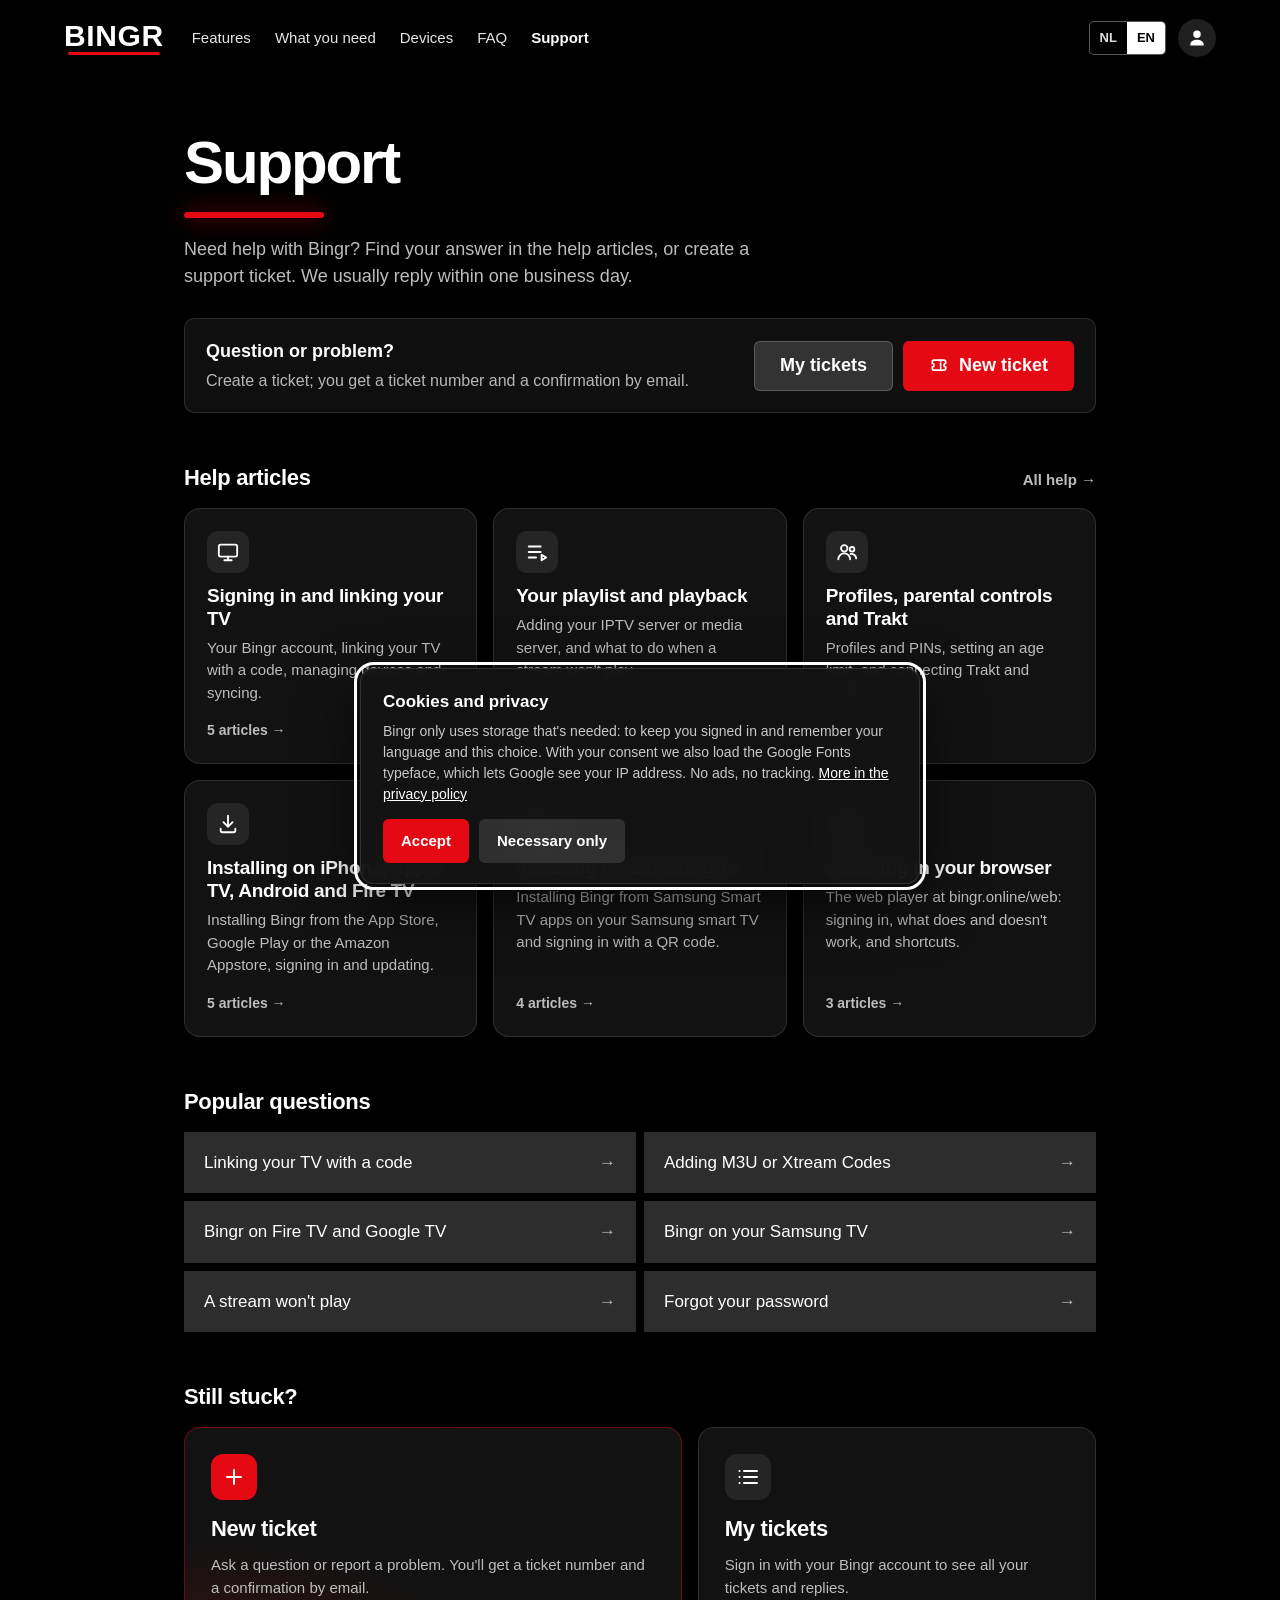
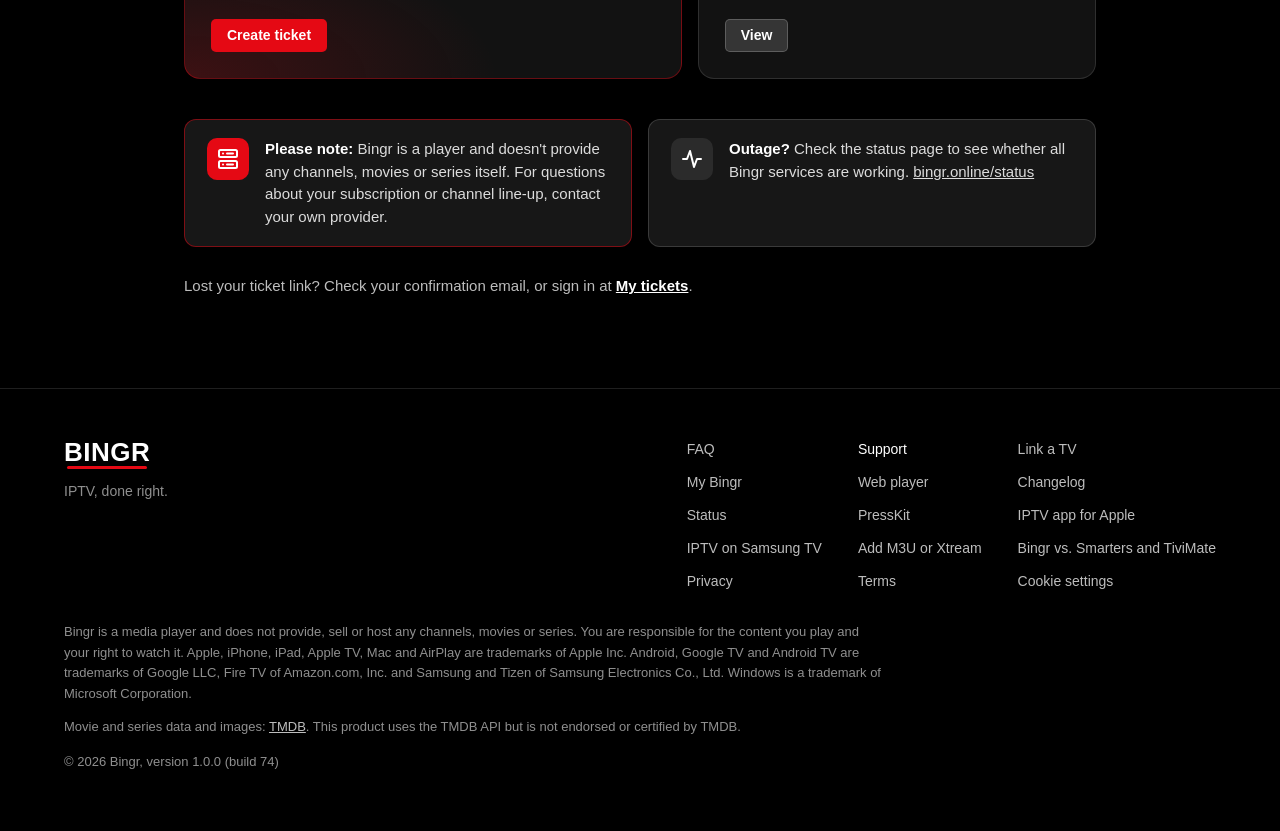
<file: site/index.html>
<!doctype html>
<html lang="nl">
<head>
<meta charset="utf-8">
<meta name="viewport" content="width=device-width, initial-scale=1">
<title data-en="Bingr Support: help and support tickets">Bingr Support: hulp en supporttickets</title>
<meta name="bingr-app" content="support">
<meta name="description" content="Hulp bij Bingr, de IPTV-speler: inloggen, je tv koppelen, je M3U- of Xtream Codes-afspeellijst toevoegen en installeren. Of maak een supportticket aan." data-en="Help with Bingr, the IPTV player: signing in, linking your TV, adding your M3U or Xtream Codes playlist and installing. Or create a support ticket.">
<!-- NL/EN: ?lang=nl en ?lang=en zijn de taalversies, zonder ?lang= de browsertaal; canonical via assets/js/site.js -->
<link rel="alternate" hreflang="nl" href="https://support.bingr.online/">
<link rel="alternate" hreflang="en" href="https://support.bingr.online/?lang=en">
<link rel="alternate" hreflang="x-default" href="https://support.bingr.online/">
<meta property="og:type" content="website">
<meta property="og:site_name" content="Bingr Support">
<meta property="og:locale" content="nl_NL">
<meta property="og:locale:alternate" content="en_GB">
<meta property="og:title" content="Bingr Support: hulp en supporttickets" data-en="Bingr Support: help and support tickets">
<meta property="og:description" content="Hulp bij Bingr, de IPTV-speler: inloggen, je tv koppelen, je M3U- of Xtream Codes-afspeellijst toevoegen en installeren. Of maak een supportticket aan." data-en="Help with Bingr, the IPTV player: signing in, linking your TV, adding your M3U or Xtream Codes playlist and installing. Or create a support ticket.">
<meta property="og:url" content="https://support.bingr.online/">
<meta property="og:image" content="https://bingr.online/assets/img/nl/tv_home.jpg">
<meta property="og:image:width" content="1400">
<meta property="og:image:height" content="788">
<meta name="twitter:card" content="summary_large_image">
<!-- structured data (JSON-LD): geen uitvoerbaar script, valt dus niet onder script-src van de CSP -->
<script type="application/ld+json">{"@context": "https://schema.org", "@graph": [{"@type": "Organization", "@id": "https://bingr.online/#organization", "name": "Bingr", "url": "https://bingr.online/", "logo": "https://bingr.online/apple-touch-icon.png", "email": "support@bingr.online", "parentOrganization": {"@type": "Organization", "@id": "https://pixelforges.nl/#organization", "name": "PixelForges", "url": "https://pixelforges.nl/"}}, {"@type": "WebSite", "@id": "https://support.bingr.online/#website", "name": "Bingr Support", "url": "https://support.bingr.online/", "inLanguage": ["nl", "en"], "about": {"@id": "https://bingr.online/#organization"}, "publisher": {"@id": "https://pixelforges.nl/#organization"}}]}</script>
<meta name="theme-color" content="#000000">
<link rel="icon" href="favicon.png">
<link rel="apple-touch-icon" href="apple-touch-icon.png">
<link rel="stylesheet" href="assets/css/site.css?v=2">
<link rel="stylesheet" href="assets/css/support.css?v=98">
<script src="assets/js/consent.js" data-base="https://bingr.online/"></script>
</head>
<body class="sub-page">
<nav id="nav" aria-label="Hoofdmenu">
  <div class="wrap">
    <a href="https://bingr.online/" class="logo" aria-label="Bingr">BINGR</a>
    <div class="links">
      <a href="https://bingr.online/#features" data-s="nav.features">Functies</a>
      <a href="https://bingr.online/#start" data-s="nav.start">Wat heb je nodig</a>
      <a href="https://bingr.online/#download" data-s="nav.platforms">Apparaten</a>
      <a href="https://bingr.online/#faq">FAQ</a>
      <a href="./" aria-current="page">Support</a>
    </div>
    <div class="right">
      <div class="lang" role="group" aria-label="Language"><button type="button" data-lang="nl">NL</button><button type="button" data-lang="en">EN</button></div>
      <span data-userbtn style="display:inline-flex"></span>
    </div>
  </div>
</nav>
<main><div class="wrap mid"><div data-l="nl">
<header class="phead"><h1 class="ttl">Support</h1>
<p class="sub">Hulp nodig met Bingr? Zoek je antwoord in de hulpartikelen, of maak een supportticket aan. We reageren meestal binnen één werkdag.</p></header>
<div class="ticket-cta tbar"><div><b>Vraag of probleem?</b><span>Maak een ticket aan; je krijgt een ticketnummer en een bevestiging per e-mail.</span></div><div class="acts"><a class="btn ghost" href="mijn/">Mijn tickets</a><a class="btn red" href="nieuw/"><svg viewBox="0 0 24 24" fill="none" stroke="currentColor" stroke-width="2" stroke-linecap="round" stroke-linejoin="round" aria-hidden="true"><path d="M4 7a2 2 0 0 1 2-2h12a2 2 0 0 1 2 2v2a2 2 0 0 0 0 4v2a2 2 0 0 1-2 2H6a2 2 0 0 1-2-2v-2a2 2 0 0 0 0-4z"/><path d="M14 5v12" stroke-dasharray="2 2"/></svg>Nieuw ticket</a></div></div>
<div class="h2row"><h2 class="h2s">Hulpartikelen</h2><a class="more" href="hulp/">Alle hulp <span aria-hidden="true">→</span></a></div>
<div class="hgrid"><a class="panel hcard" href="hulp/inloggen/"><span class="ic"><svg viewBox="0 0 24 24" fill="none" stroke="currentColor" stroke-width="2" stroke-linecap="round" stroke-linejoin="round" aria-hidden="true"><rect x="2" y="4" width="20" height="13" rx="2"/><path d="M8 21h8M12 17v4"/></svg></span><span class="h3">Inloggen en je tv koppelen</span><span class="lead">Je Bingr-account, je tv koppelen met een code, apparaten beheren en synchroniseren.</span><span class="cnt">5 artikelen <span aria-hidden="true">→</span></span></a><a class="panel hcard" href="hulp/afspeellijst/"><span class="ic"><svg viewBox="0 0 24 24" fill="none" stroke="currentColor" stroke-width="2" stroke-linecap="round" stroke-linejoin="round" aria-hidden="true"><path d="M3 6h13M3 12h13M3 18h8"/><path d="M17 15l5 3-5 3z"/></svg></span><span class="h3">Je afspeellijst en afspelen</span><span class="lead">Je IPTV-server of mediaserver toevoegen, en wat je doet als een stream niet afspeelt.</span><span class="cnt">2 artikelen <span aria-hidden="true">→</span></span></a><a class="panel hcard" href="hulp/profielen/"><span class="ic"><svg viewBox="0 0 24 24" fill="none" stroke="currentColor" stroke-width="2" stroke-linecap="round" stroke-linejoin="round" aria-hidden="true"><circle cx="9" cy="8" r="3.5"/><path d="M2.5 20a6.5 6.5 0 0 1 13 0"/><circle cx="17.5" cy="9" r="2.5"/><path d="M16 14.2a5 5 0 0 1 6 4.8"/></svg></span><span class="h3">Profielen, kinderslot en Trakt</span><span class="lead">Profielen en pincodes, een leeftijdsgrens instellen, en Trakt en ondertitels koppelen.</span><span class="cnt">2 artikelen <span aria-hidden="true">→</span></span></a><a class="panel hcard" href="hulp/installeren/"><span class="ic"><svg viewBox="0 0 24 24" fill="none" stroke="currentColor" stroke-width="2" stroke-linecap="round" stroke-linejoin="round" aria-hidden="true"><path d="M12 3v12M7 10l5 5 5-5"/><path d="M4 17v2a2 2 0 0 0 2 2h12a2 2 0 0 0 2-2v-2"/></svg></span><span class="h3">Installeren op iPhone, Apple TV, Android en Fire TV</span><span class="lead">Bingr uit de App Store, Google Play of de Amazon Appstore installeren, inloggen en bijwerken.</span><span class="cnt">5 artikelen <span aria-hidden="true">→</span></span></a><a class="panel hcard" href="hulp/samsung/"><span class="ic"><svg viewBox="0 0 24 24" fill="none" stroke="currentColor" stroke-width="2" stroke-linecap="round" stroke-linejoin="round" aria-hidden="true"><rect x="2" y="3" width="20" height="14" rx="2"/><path d="M7 21h10"/><path d="M9 10l2 2 4-4"/></svg></span><span class="h3">Installeren op Samsung TV</span><span class="lead">Bingr uit de Samsung Smart TV-apps installeren op je Samsung smart tv en inloggen met een QR-code.</span><span class="cnt">4 artikelen <span aria-hidden="true">→</span></span></a><a class="panel hcard" href="hulp/browser/"><span class="ic"><svg viewBox="0 0 24 24" fill="none" stroke="currentColor" stroke-width="2" stroke-linecap="round" stroke-linejoin="round" aria-hidden="true"><rect x="3" y="4" width="18" height="16" rx="2"/><path d="M3 9h18M7 6.5h.01M10 6.5h.01"/></svg></span><span class="h3">Kijken in je browser</span><span class="lead">De webspeler op bingr.online/web: inloggen, wat wel en niet werkt, en sneltoetsen.</span><span class="cnt">3 artikelen <span aria-hidden="true">→</span></span></a></div>
<h2 class="h2s">Populaire vragen</h2>
<div class="topics"><a class="topic" href="hulp/inloggen/#koppelen"><span>Je tv koppelen met een code</span><span class="arr" aria-hidden="true">→</span></a><a class="topic" href="hulp/afspeellijst/#server"><span>M3U of Xtream Codes toevoegen</span><span class="arr" aria-hidden="true">→</span></a><a class="topic" href="hulp/installeren/#androidtv"><span>Bingr op Fire TV en Google TV</span><span class="arr" aria-hidden="true">→</span></a><a class="topic" href="hulp/samsung/"><span>Bingr op je Samsung TV</span><span class="arr" aria-hidden="true">→</span></a><a class="topic" href="hulp/afspeellijst/#afspelen"><span>Een stream speelt niet af</span><span class="arr" aria-hidden="true">→</span></a><a class="topic" href="hulp/inloggen/#wachtwoord"><span>Wachtwoord vergeten</span><span class="arr" aria-hidden="true">→</span></a></div>
<h2 class="h2s">Kom je er niet uit?</h2>
<div class="cards two">
  <a class="panel card hero" href="nieuw/"><span class="ic"><svg viewBox="0 0 24 24" fill="none" stroke="currentColor" stroke-width="2" stroke-linecap="round" stroke-linejoin="round" aria-hidden="true"><path d="M12 5v14M5 12h14"/></svg></span><span class="h3">Nieuw ticket</span><span class="lead">Stel je vraag of meld een probleem. Je krijgt een ticketnummer en een bevestiging per e-mail.</span><span class="btn sm">Ticket aanmaken</span></a>
  <a class="panel card" href="mijn/"><span class="ic"><svg viewBox="0 0 24 24" fill="none" stroke="currentColor" stroke-width="2" stroke-linecap="round" stroke-linejoin="round" aria-hidden="true"><path d="M8 6h13M8 12h13M8 18h13M3.5 6h.01M3.5 12h.01M3.5 18h.01"/></svg></span><span class="h3">Mijn tickets</span><span class="lead">Log in met je Bingr-account en bekijk al je tickets en antwoorden.</span><span class="btn ghost sm">Bekijken</span></a>
</div>
<div class="duo">
<div class="need" role="note"><span class="ic" aria-hidden="true"><svg viewBox="0 0 24 24" fill="none" stroke="currentColor" stroke-width="2" stroke-linecap="round" stroke-linejoin="round" aria-hidden="true"><rect x="3" y="3" width="18" height="7" rx="1.5"/><rect x="3" y="14" width="18" height="7" rx="1.5"/><path d="M7 6.5h.01M7 17.5h.01M11 6.5h6M11 17.5h6"/></svg></span><p><b>Let op:</b> Bingr is een speler en levert zelf geen zenders, films of series. Voor vragen over je abonnement of zenderaanbod neem je contact op met je eigen aanbieder.</p></div>
<a class="need st" href="https://bingr.online/status/"><span class="ic" aria-hidden="true"><svg viewBox="0 0 24 24" fill="none" stroke="currentColor" stroke-width="2" stroke-linecap="round" stroke-linejoin="round" aria-hidden="true"><path d="M3 12h4l3-8 4 16 3-8h4"/></svg></span><p><b>Storing?</b> Bekijk op de statuspagina of alle diensten van Bingr werken. <u>bingr.online/status</u></p></a>
</div>
<p class="muted small-note">Ticketlink kwijt? Kijk in je bevestigingsmail, of log in bij <a href="mijn/">Mijn tickets</a>.</p>
</div>
<div data-l="en" hidden>
<header class="phead"><h1 class="ttl">Support</h1>
<p class="sub">Need help with Bingr? Find your answer in the help articles, or create a support ticket. We usually reply within one business day.</p></header>
<div class="ticket-cta tbar"><div><b>Question or problem?</b><span>Create a ticket; you get a ticket number and a confirmation by email.</span></div><div class="acts"><a class="btn ghost" href="mijn/">My tickets</a><a class="btn red" href="nieuw/"><svg viewBox="0 0 24 24" fill="none" stroke="currentColor" stroke-width="2" stroke-linecap="round" stroke-linejoin="round" aria-hidden="true"><path d="M4 7a2 2 0 0 1 2-2h12a2 2 0 0 1 2 2v2a2 2 0 0 0 0 4v2a2 2 0 0 1-2 2H6a2 2 0 0 1-2-2v-2a2 2 0 0 0 0-4z"/><path d="M14 5v12" stroke-dasharray="2 2"/></svg>New ticket</a></div></div>
<div class="h2row"><h2 class="h2s">Help articles</h2><a class="more" href="hulp/">All help <span aria-hidden="true">→</span></a></div>
<div class="hgrid"><a class="panel hcard" href="hulp/inloggen/"><span class="ic"><svg viewBox="0 0 24 24" fill="none" stroke="currentColor" stroke-width="2" stroke-linecap="round" stroke-linejoin="round" aria-hidden="true"><rect x="2" y="4" width="20" height="13" rx="2"/><path d="M8 21h8M12 17v4"/></svg></span><span class="h3">Signing in and linking your TV</span><span class="lead">Your Bingr account, linking your TV with a code, managing devices and syncing.</span><span class="cnt">5 articles <span aria-hidden="true">→</span></span></a><a class="panel hcard" href="hulp/afspeellijst/"><span class="ic"><svg viewBox="0 0 24 24" fill="none" stroke="currentColor" stroke-width="2" stroke-linecap="round" stroke-linejoin="round" aria-hidden="true"><path d="M3 6h13M3 12h13M3 18h8"/><path d="M17 15l5 3-5 3z"/></svg></span><span class="h3">Your playlist and playback</span><span class="lead">Adding your IPTV server or media server, and what to do when a stream won't play.</span><span class="cnt">2 articles <span aria-hidden="true">→</span></span></a><a class="panel hcard" href="hulp/profielen/"><span class="ic"><svg viewBox="0 0 24 24" fill="none" stroke="currentColor" stroke-width="2" stroke-linecap="round" stroke-linejoin="round" aria-hidden="true"><circle cx="9" cy="8" r="3.5"/><path d="M2.5 20a6.5 6.5 0 0 1 13 0"/><circle cx="17.5" cy="9" r="2.5"/><path d="M16 14.2a5 5 0 0 1 6 4.8"/></svg></span><span class="h3">Profiles, parental controls and Trakt</span><span class="lead">Profiles and PINs, setting an age limit, and connecting Trakt and subtitles.</span><span class="cnt">2 articles <span aria-hidden="true">→</span></span></a><a class="panel hcard" href="hulp/installeren/"><span class="ic"><svg viewBox="0 0 24 24" fill="none" stroke="currentColor" stroke-width="2" stroke-linecap="round" stroke-linejoin="round" aria-hidden="true"><path d="M12 3v12M7 10l5 5 5-5"/><path d="M4 17v2a2 2 0 0 0 2 2h12a2 2 0 0 0 2-2v-2"/></svg></span><span class="h3">Installing on iPhone, Apple TV, Android and Fire TV</span><span class="lead">Installing Bingr from the App Store, Google Play or the Amazon Appstore, signing in and updating.</span><span class="cnt">5 articles <span aria-hidden="true">→</span></span></a><a class="panel hcard" href="hulp/samsung/"><span class="ic"><svg viewBox="0 0 24 24" fill="none" stroke="currentColor" stroke-width="2" stroke-linecap="round" stroke-linejoin="round" aria-hidden="true"><rect x="2" y="3" width="20" height="14" rx="2"/><path d="M7 21h10"/><path d="M9 10l2 2 4-4"/></svg></span><span class="h3">Installing on Samsung TV</span><span class="lead">Installing Bingr from Samsung Smart TV apps on your Samsung smart TV and signing in with a QR code.</span><span class="cnt">4 articles <span aria-hidden="true">→</span></span></a><a class="panel hcard" href="hulp/browser/"><span class="ic"><svg viewBox="0 0 24 24" fill="none" stroke="currentColor" stroke-width="2" stroke-linecap="round" stroke-linejoin="round" aria-hidden="true"><rect x="3" y="4" width="18" height="16" rx="2"/><path d="M3 9h18M7 6.5h.01M10 6.5h.01"/></svg></span><span class="h3">Watching in your browser</span><span class="lead">The web player at bingr.online/web: signing in, what does and doesn't work, and shortcuts.</span><span class="cnt">3 articles <span aria-hidden="true">→</span></span></a></div>
<h2 class="h2s">Popular questions</h2>
<div class="topics"><a class="topic" href="hulp/inloggen/#koppelen"><span>Linking your TV with a code</span><span class="arr" aria-hidden="true">→</span></a><a class="topic" href="hulp/afspeellijst/#server"><span>Adding M3U or Xtream Codes</span><span class="arr" aria-hidden="true">→</span></a><a class="topic" href="hulp/installeren/#androidtv"><span>Bingr on Fire TV and Google TV</span><span class="arr" aria-hidden="true">→</span></a><a class="topic" href="hulp/samsung/"><span>Bingr on your Samsung TV</span><span class="arr" aria-hidden="true">→</span></a><a class="topic" href="hulp/afspeellijst/#afspelen"><span>A stream won't play</span><span class="arr" aria-hidden="true">→</span></a><a class="topic" href="hulp/inloggen/#wachtwoord"><span>Forgot your password</span><span class="arr" aria-hidden="true">→</span></a></div>
<h2 class="h2s">Still stuck?</h2>
<div class="cards two">
  <a class="panel card hero" href="nieuw/"><span class="ic"><svg viewBox="0 0 24 24" fill="none" stroke="currentColor" stroke-width="2" stroke-linecap="round" stroke-linejoin="round" aria-hidden="true"><path d="M12 5v14M5 12h14"/></svg></span><span class="h3">New ticket</span><span class="lead">Ask a question or report a problem. You'll get a ticket number and a confirmation by email.</span><span class="btn sm">Create ticket</span></a>
  <a class="panel card" href="mijn/"><span class="ic"><svg viewBox="0 0 24 24" fill="none" stroke="currentColor" stroke-width="2" stroke-linecap="round" stroke-linejoin="round" aria-hidden="true"><path d="M8 6h13M8 12h13M8 18h13M3.5 6h.01M3.5 12h.01M3.5 18h.01"/></svg></span><span class="h3">My tickets</span><span class="lead">Sign in with your Bingr account to see all your tickets and replies.</span><span class="btn ghost sm">View</span></a>
</div>
<div class="duo">
<div class="need" role="note"><span class="ic" aria-hidden="true"><svg viewBox="0 0 24 24" fill="none" stroke="currentColor" stroke-width="2" stroke-linecap="round" stroke-linejoin="round" aria-hidden="true"><rect x="3" y="3" width="18" height="7" rx="1.5"/><rect x="3" y="14" width="18" height="7" rx="1.5"/><path d="M7 6.5h.01M7 17.5h.01M11 6.5h6M11 17.5h6"/></svg></span><p><b>Please note:</b> Bingr is a player and doesn't provide any channels, movies or series itself. For questions about your subscription or channel line-up, contact your own provider.</p></div>
<a class="need st" href="https://bingr.online/status/"><span class="ic" aria-hidden="true"><svg viewBox="0 0 24 24" fill="none" stroke="currentColor" stroke-width="2" stroke-linecap="round" stroke-linejoin="round" aria-hidden="true"><path d="M3 12h4l3-8 4 16 3-8h4"/></svg></span><p><b>Outage?</b> Check the status page to see whether all Bingr services are working. <u>bingr.online/status</u></p></a>
</div>
<p class="muted small-note">Lost your ticket link? Check your confirmation email, or sign in at <a href="mijn/">My tickets</a>.</p>
</div></div></main>
<footer>
  <div class="wrap">
    <div class="top">
      <div><a href="https://bingr.online/" class="logo">BINGR</a><div style="margin-top:12px" data-s="foot.tag">IPTV zoals het hoort.</div></div>
      <div class="flinks">
        <a href="https://bingr.online/#faq">FAQ</a>
        <a href="./" aria-current="page">Support</a>
        <a href="https://bingr.online/koppelen/" data-s="foot.pair">Tv koppelen</a>
        <a href="https://bingr.online/account/" data-s="foot.account">Mijn Bingr</a>
        <a href="https://bingr.online/web/" data-s="foot.web">Webspeler</a>
        <a href="https://bingr.online/changelog/">Changelog</a>
        <a href="https://bingr.online/status/">Status</a>
        <a href="https://bingr.online/presskit">PressKit</a>
        <a href="https://bingr.online/iptv-app/" data-s="foot.iptvapp">IPTV-app voor Apple</a>
        <a href="https://bingr.online/iptv-samsung-tv/" data-s="foot.samsung">IPTV op Samsung TV</a>
        <a href="https://bingr.online/m3u-xtream-toevoegen/" data-s="foot.m3u">M3U of Xtream toevoegen</a>
        <a href="https://bingr.online/vergelijking/" data-s="foot.compare">Bingr vs. Smarters en TiviMate</a>
        <a href="https://bingr.online/privacy.html" data-s="foot.privacy">Privacy</a>
        <a href="https://bingr.online/voorwaarden/" data-s="foot.terms">Voorwaarden</a>
        <a href="#" data-consent-link onclick="BingrConsent.open();return false" data-s="foot.cookies">Cookie-instellingen</a>
      </div>
    </div>
    <p class="disc" data-s="foot.disc">Bingr is een mediaspeler en levert, verkoopt of host geen zenders, films of series. Je bent zelf verantwoordelijk voor de content die je afspeelt en het recht om die te bekijken. Apple, iPhone, iPad, Apple TV, Mac en AirPlay zijn handelsmerken van Apple Inc. Android, Google TV en Android TV zijn handelsmerken van Google LLC, Fire TV van Amazon.com, Inc. en Samsung en Tizen van Samsung Electronics Co., Ltd. Windows is een handelsmerk van Microsoft Corporation.</p>
    <p class="disc tmdb" data-s="foot.tmdb">Film- en seriegegevens en afbeeldingen: <a href="https://www.themoviedb.org" rel="noopener">TMDB</a>. Dit product gebruikt de TMDB API maar is niet goedgekeurd of gecertificeerd door TMDB.</p>
    <p class="copy">© <span id="yr">2026</span> Bingr, <span data-s="foot.version">versie</span> <span data-build></span></p>
  </div>
</footer>
<script src="assets/js/site.js?v=4" data-base=""></script>
<script src="assets/js/page.js?v=1" data-legacy="hulp/"></script>
<script src="assets/js/userbtn.js?v=146" data-base="https://bingr.online/"></script>
</body>
</html>
</file>
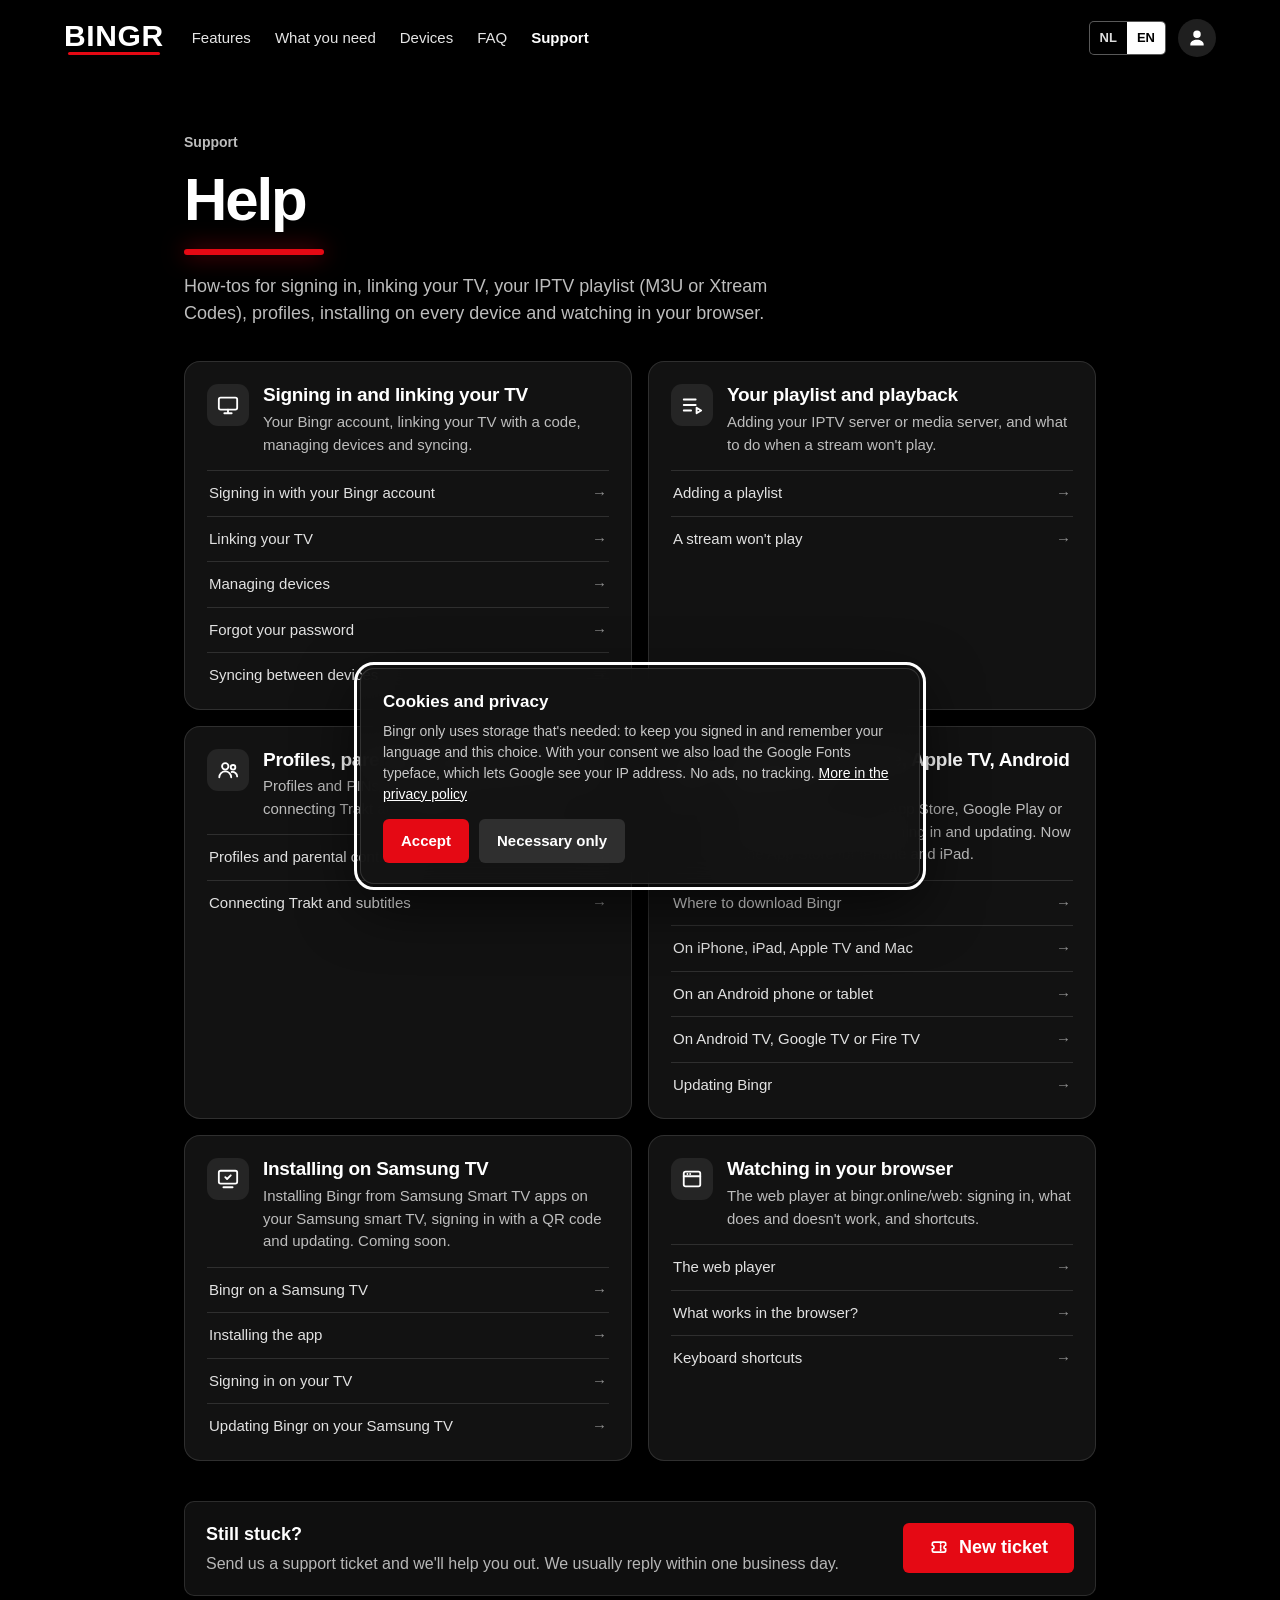
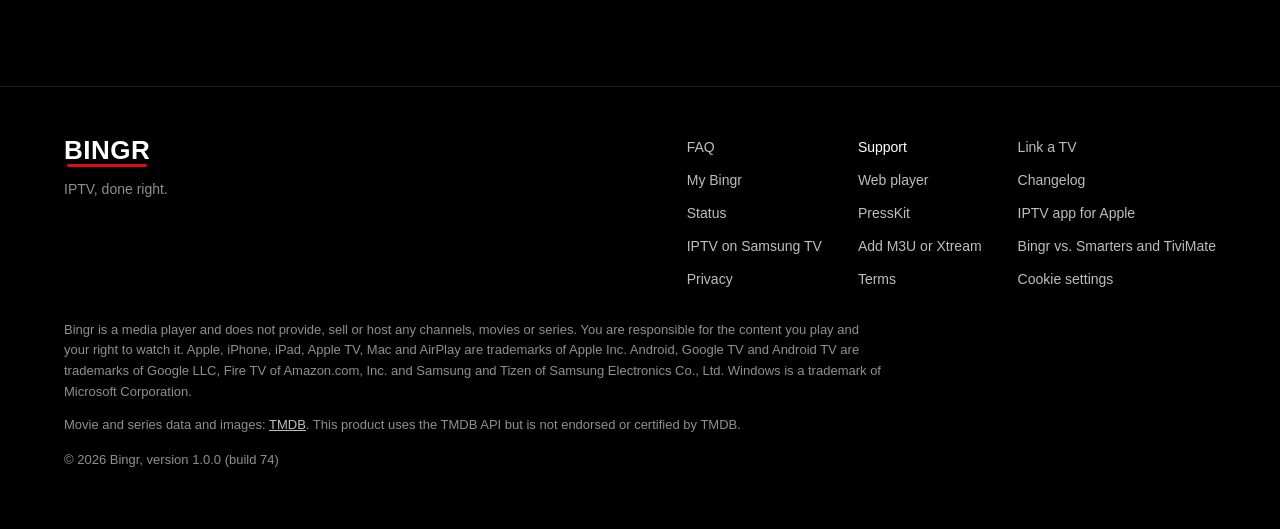
<file: site/hulp/index.html>
<!doctype html>
<html lang="nl">
<head>
<meta charset="utf-8">
<meta name="viewport" content="width=device-width, initial-scale=1">
<title data-en="Bingr help · Bingr Support">Hulp bij Bingr · Bingr Support</title>
<meta name="bingr-app" content="support">
<meta name="description" content="Uitleg over Bingr: inloggen, je tv koppelen, je IPTV-afspeellijst (M3U, Xtream Codes) toevoegen, profielen, installeren uit de stores en kijken in je browser." data-en="How-tos for Bingr: signing in, linking your TV, adding your IPTV playlist (M3U, Xtream Codes), profiles, installing and watching in your browser.">
<!-- NL/EN: ?lang=nl en ?lang=en zijn de taalversies, zonder ?lang= de browsertaal; canonical via assets/js/site.js -->
<link rel="alternate" hreflang="nl" href="https://support.bingr.online/hulp/">
<link rel="alternate" hreflang="en" href="https://support.bingr.online/hulp/?lang=en">
<link rel="alternate" hreflang="x-default" href="https://support.bingr.online/hulp/">
<meta property="og:type" content="website">
<meta property="og:site_name" content="Bingr Support">
<meta property="og:locale" content="nl_NL">
<meta property="og:locale:alternate" content="en_GB">
<meta property="og:title" content="Hulp bij Bingr · Bingr Support" data-en="Bingr help · Bingr Support">
<meta property="og:description" content="Uitleg over Bingr: inloggen, je tv koppelen, je IPTV-afspeellijst (M3U, Xtream Codes) toevoegen, profielen, installeren uit de stores en kijken in je browser." data-en="How-tos for Bingr: signing in, linking your TV, adding your IPTV playlist (M3U, Xtream Codes), profiles, installing and watching in your browser.">
<meta property="og:url" content="https://support.bingr.online/hulp/">
<meta property="og:image" content="https://bingr.online/assets/img/nl/tv_home.jpg">
<meta property="og:image:width" content="1400">
<meta property="og:image:height" content="788">
<meta name="twitter:card" content="summary_large_image">
<!-- structured data (JSON-LD): geen uitvoerbaar script, valt dus niet onder script-src van de CSP -->
<script type="application/ld+json">{"@context": "https://schema.org", "@type": "BreadcrumbList", "itemListElement": [{"@type": "ListItem", "position": 1, "name": "Support", "item": "https://support.bingr.online/"}, {"@type": "ListItem", "position": 2, "name": "Hulp", "item": "https://support.bingr.online/hulp/"}]}</script>
<meta name="theme-color" content="#000000">
<link rel="icon" href="../favicon.png">
<link rel="apple-touch-icon" href="../apple-touch-icon.png">
<link rel="stylesheet" href="../assets/css/site.css?v=2">
<link rel="stylesheet" href="../assets/css/support.css?v=98">
<script src="../assets/js/consent.js" data-base="https://bingr.online/"></script>
</head>
<body class="sub-page">
<nav id="nav" aria-label="Hoofdmenu">
  <div class="wrap">
    <a href="https://bingr.online/" class="logo" aria-label="Bingr">BINGR</a>
    <div class="links">
      <a href="https://bingr.online/#features" data-s="nav.features">Functies</a>
      <a href="https://bingr.online/#start" data-s="nav.start">Wat heb je nodig</a>
      <a href="https://bingr.online/#download" data-s="nav.platforms">Apparaten</a>
      <a href="https://bingr.online/#faq">FAQ</a>
      <a href="../" aria-current="page">Support</a>
    </div>
    <div class="right">
      <div class="lang" role="group" aria-label="Language"><button type="button" data-lang="nl">NL</button><button type="button" data-lang="en">EN</button></div>
      <span data-userbtn style="display:inline-flex"></span>
    </div>
  </div>
</nav>
<main><div class="wrap mid"><div data-l="nl">
<div class="crumbs" role="navigation" aria-label="Kruimelpad"><a href="../">Support</a></div>
<header class="phead"><h1 class="ttl">Hulp</h1><p class="sub">Uitleg over inloggen, je tv koppelen, je IPTV-afspeellijst (M3U of Xtream Codes), profielen, installeren op elk apparaat en kijken in je browser.</p></header>
<div class="hcats"><section class="panel hcat"><a class="hcat-h" href="inloggen/"><span class="ic"><svg viewBox="0 0 24 24" fill="none" stroke="currentColor" stroke-width="2" stroke-linecap="round" stroke-linejoin="round" aria-hidden="true"><rect x="2" y="4" width="20" height="13" rx="2"/><path d="M8 21h8M12 17v4"/></svg></span><span><span class="h3">Inloggen en je tv koppelen</span><span class="lead">Je Bingr-account, je tv koppelen met een code, apparaten beheren en synchroniseren.</span></span></a><ul><li><a href="inloggen/#account">Inloggen met je Bingr-account</a></li><li><a href="inloggen/#koppelen">Je tv koppelen</a></li><li><a href="inloggen/#apparaten">Apparaten beheren</a></li><li><a href="inloggen/#wachtwoord">Wachtwoord vergeten</a></li><li><a href="inloggen/#sync">Synchroniseren tussen apparaten</a></li></ul></section><section class="panel hcat"><a class="hcat-h" href="afspeellijst/"><span class="ic"><svg viewBox="0 0 24 24" fill="none" stroke="currentColor" stroke-width="2" stroke-linecap="round" stroke-linejoin="round" aria-hidden="true"><path d="M3 6h13M3 12h13M3 18h8"/><path d="M17 15l5 3-5 3z"/></svg></span><span><span class="h3">Je afspeellijst en afspelen</span><span class="lead">Je IPTV-server of mediaserver toevoegen, en wat je doet als een stream niet afspeelt.</span></span></a><ul><li><a href="afspeellijst/#server">Een afspeellijst toevoegen</a></li><li><a href="afspeellijst/#afspelen">Een stream speelt niet af</a></li></ul></section><section class="panel hcat"><a class="hcat-h" href="profielen/"><span class="ic"><svg viewBox="0 0 24 24" fill="none" stroke="currentColor" stroke-width="2" stroke-linecap="round" stroke-linejoin="round" aria-hidden="true"><circle cx="9" cy="8" r="3.5"/><path d="M2.5 20a6.5 6.5 0 0 1 13 0"/><circle cx="17.5" cy="9" r="2.5"/><path d="M16 14.2a5 5 0 0 1 6 4.8"/></svg></span><span><span class="h3">Profielen, kinderslot en Trakt</span><span class="lead">Profielen en pincodes, een leeftijdsgrens instellen, en Trakt en ondertitels koppelen.</span></span></a><ul><li><a href="profielen/#profielen">Profielen en kinderslot</a></li><li><a href="profielen/#trakt">Trakt en ondertitels koppelen</a></li></ul></section><section class="panel hcat"><a class="hcat-h" href="installeren/"><span class="ic"><svg viewBox="0 0 24 24" fill="none" stroke="currentColor" stroke-width="2" stroke-linecap="round" stroke-linejoin="round" aria-hidden="true"><path d="M12 3v12M7 10l5 5 5-5"/><path d="M4 17v2a2 2 0 0 0 2 2h12a2 2 0 0 0 2-2v-2"/></svg></span><span><span class="h3">Installeren op iPhone, Apple TV, Android en Fire TV</span><span class="lead">Bingr uit de App Store, Google Play of de Amazon Appstore installeren, inloggen en bijwerken. Nu in de App Store voor iPhone en iPad.</span></span></a><ul><li><a href="installeren/#installeren">Waar download je Bingr?</a></li><li><a href="installeren/#apple">Op iPhone, iPad, Apple TV en Mac</a></li><li><a href="installeren/#android">Op een Android-telefoon of -tablet</a></li><li><a href="installeren/#androidtv">Op Android TV, Google TV of Fire TV</a></li><li><a href="installeren/#updaten">Bingr bijwerken</a></li></ul></section><section class="panel hcat"><a class="hcat-h" href="samsung/"><span class="ic"><svg viewBox="0 0 24 24" fill="none" stroke="currentColor" stroke-width="2" stroke-linecap="round" stroke-linejoin="round" aria-hidden="true"><rect x="2" y="3" width="20" height="14" rx="2"/><path d="M7 21h10"/><path d="M9 10l2 2 4-4"/></svg></span><span><span class="h3">Installeren op Samsung TV</span><span class="lead">Bingr uit de Samsung Smart TV-apps installeren op je Samsung smart tv, inloggen met een QR-code en bijwerken. Binnenkort beschikbaar.</span></span></a><ul><li><a href="samsung/#samsung">Bingr op een Samsung TV</a></li><li><a href="samsung/#app">De app installeren</a></li><li><a href="samsung/#koppelen">Inloggen op je tv</a></li><li><a href="samsung/#updaten">Bingr bijwerken op je Samsung TV</a></li></ul></section><section class="panel hcat"><a class="hcat-h" href="browser/"><span class="ic"><svg viewBox="0 0 24 24" fill="none" stroke="currentColor" stroke-width="2" stroke-linecap="round" stroke-linejoin="round" aria-hidden="true"><rect x="3" y="4" width="18" height="16" rx="2"/><path d="M3 9h18M7 6.5h.01M10 6.5h.01"/></svg></span><span><span class="h3">Kijken in je browser</span><span class="lead">De webspeler op bingr.online/web: inloggen, wat wel en niet werkt, en sneltoetsen.</span></span></a><ul><li><a href="browser/#browser">De webspeler</a></li><li><a href="browser/#beperkingen">Wat werkt er in de browser?</a></li><li><a href="browser/#sneltoetsen">Sneltoetsen</a></li></ul></section></div>
<div class="hfoot"><div class="ticket-cta"><div><b>Kom je er niet uit?</b><span>Stuur ons een supportticket, dan helpen we je verder. We reageren meestal binnen één werkdag.</span></div><a class="btn red" href="../nieuw/"><svg viewBox="0 0 24 24" fill="none" stroke="currentColor" stroke-width="2" stroke-linecap="round" stroke-linejoin="round" aria-hidden="true"><path d="M4 7a2 2 0 0 1 2-2h12a2 2 0 0 1 2 2v2a2 2 0 0 0 0 4v2a2 2 0 0 1-2 2H6a2 2 0 0 1-2-2v-2a2 2 0 0 0 0-4z"/><path d="M14 5v12" stroke-dasharray="2 2"/></svg>Nieuw ticket</a></div></div>
</div>
<div data-l="en" hidden>
<div class="crumbs" role="navigation" aria-label="Breadcrumb"><a href="../">Support</a></div>
<header class="phead"><h1 class="ttl">Help</h1><p class="sub">How-tos for signing in, linking your TV, your IPTV playlist (M3U or Xtream Codes), profiles, installing on every device and watching in your browser.</p></header>
<div class="hcats"><section class="panel hcat"><a class="hcat-h" href="inloggen/"><span class="ic"><svg viewBox="0 0 24 24" fill="none" stroke="currentColor" stroke-width="2" stroke-linecap="round" stroke-linejoin="round" aria-hidden="true"><rect x="2" y="4" width="20" height="13" rx="2"/><path d="M8 21h8M12 17v4"/></svg></span><span><span class="h3">Signing in and linking your TV</span><span class="lead">Your Bingr account, linking your TV with a code, managing devices and syncing.</span></span></a><ul><li><a href="inloggen/#account">Signing in with your Bingr account</a></li><li><a href="inloggen/#koppelen">Linking your TV</a></li><li><a href="inloggen/#apparaten">Managing devices</a></li><li><a href="inloggen/#wachtwoord">Forgot your password</a></li><li><a href="inloggen/#sync">Syncing between devices</a></li></ul></section><section class="panel hcat"><a class="hcat-h" href="afspeellijst/"><span class="ic"><svg viewBox="0 0 24 24" fill="none" stroke="currentColor" stroke-width="2" stroke-linecap="round" stroke-linejoin="round" aria-hidden="true"><path d="M3 6h13M3 12h13M3 18h8"/><path d="M17 15l5 3-5 3z"/></svg></span><span><span class="h3">Your playlist and playback</span><span class="lead">Adding your IPTV server or media server, and what to do when a stream won't play.</span></span></a><ul><li><a href="afspeellijst/#server">Adding a playlist</a></li><li><a href="afspeellijst/#afspelen">A stream won't play</a></li></ul></section><section class="panel hcat"><a class="hcat-h" href="profielen/"><span class="ic"><svg viewBox="0 0 24 24" fill="none" stroke="currentColor" stroke-width="2" stroke-linecap="round" stroke-linejoin="round" aria-hidden="true"><circle cx="9" cy="8" r="3.5"/><path d="M2.5 20a6.5 6.5 0 0 1 13 0"/><circle cx="17.5" cy="9" r="2.5"/><path d="M16 14.2a5 5 0 0 1 6 4.8"/></svg></span><span><span class="h3">Profiles, parental controls and Trakt</span><span class="lead">Profiles and PINs, setting an age limit, and connecting Trakt and subtitles.</span></span></a><ul><li><a href="profielen/#profielen">Profiles and parental controls</a></li><li><a href="profielen/#trakt">Connecting Trakt and subtitles</a></li></ul></section><section class="panel hcat"><a class="hcat-h" href="installeren/"><span class="ic"><svg viewBox="0 0 24 24" fill="none" stroke="currentColor" stroke-width="2" stroke-linecap="round" stroke-linejoin="round" aria-hidden="true"><path d="M12 3v12M7 10l5 5 5-5"/><path d="M4 17v2a2 2 0 0 0 2 2h12a2 2 0 0 0 2-2v-2"/></svg></span><span><span class="h3">Installing on iPhone, Apple TV, Android and Fire TV</span><span class="lead">Installing Bingr from the App Store, Google Play or the Amazon Appstore, signing in and updating. Now in the App Store for iPhone and iPad.</span></span></a><ul><li><a href="installeren/#installeren">Where to download Bingr</a></li><li><a href="installeren/#apple">On iPhone, iPad, Apple TV and Mac</a></li><li><a href="installeren/#android">On an Android phone or tablet</a></li><li><a href="installeren/#androidtv">On Android TV, Google TV or Fire TV</a></li><li><a href="installeren/#updaten">Updating Bingr</a></li></ul></section><section class="panel hcat"><a class="hcat-h" href="samsung/"><span class="ic"><svg viewBox="0 0 24 24" fill="none" stroke="currentColor" stroke-width="2" stroke-linecap="round" stroke-linejoin="round" aria-hidden="true"><rect x="2" y="3" width="20" height="14" rx="2"/><path d="M7 21h10"/><path d="M9 10l2 2 4-4"/></svg></span><span><span class="h3">Installing on Samsung TV</span><span class="lead">Installing Bingr from Samsung Smart TV apps on your Samsung smart TV, signing in with a QR code and updating. Coming soon.</span></span></a><ul><li><a href="samsung/#samsung">Bingr on a Samsung TV</a></li><li><a href="samsung/#app">Installing the app</a></li><li><a href="samsung/#koppelen">Signing in on your TV</a></li><li><a href="samsung/#updaten">Updating Bingr on your Samsung TV</a></li></ul></section><section class="panel hcat"><a class="hcat-h" href="browser/"><span class="ic"><svg viewBox="0 0 24 24" fill="none" stroke="currentColor" stroke-width="2" stroke-linecap="round" stroke-linejoin="round" aria-hidden="true"><rect x="3" y="4" width="18" height="16" rx="2"/><path d="M3 9h18M7 6.5h.01M10 6.5h.01"/></svg></span><span><span class="h3">Watching in your browser</span><span class="lead">The web player at bingr.online/web: signing in, what does and doesn't work, and shortcuts.</span></span></a><ul><li><a href="browser/#browser">The web player</a></li><li><a href="browser/#beperkingen">What works in the browser?</a></li><li><a href="browser/#sneltoetsen">Keyboard shortcuts</a></li></ul></section></div>
<div class="hfoot"><div class="ticket-cta"><div><b>Still stuck?</b><span>Send us a support ticket and we'll help you out. We usually reply within one business day.</span></div><a class="btn red" href="../nieuw/"><svg viewBox="0 0 24 24" fill="none" stroke="currentColor" stroke-width="2" stroke-linecap="round" stroke-linejoin="round" aria-hidden="true"><path d="M4 7a2 2 0 0 1 2-2h12a2 2 0 0 1 2 2v2a2 2 0 0 0 0 4v2a2 2 0 0 1-2 2H6a2 2 0 0 1-2-2v-2a2 2 0 0 0 0-4z"/><path d="M14 5v12" stroke-dasharray="2 2"/></svg>New ticket</a></div></div>
</div></div></main>
<footer>
  <div class="wrap">
    <div class="top">
      <div><a href="https://bingr.online/" class="logo">BINGR</a><div style="margin-top:12px" data-s="foot.tag">IPTV zoals het hoort.</div></div>
      <div class="flinks">
        <a href="https://bingr.online/#faq">FAQ</a>
        <a href="../" aria-current="page">Support</a>
        <a href="https://bingr.online/koppelen/" data-s="foot.pair">Tv koppelen</a>
        <a href="https://bingr.online/account/" data-s="foot.account">Mijn Bingr</a>
        <a href="https://bingr.online/web/" data-s="foot.web">Webspeler</a>
        <a href="https://bingr.online/changelog/">Changelog</a>
        <a href="https://bingr.online/status/">Status</a>
        <a href="https://bingr.online/presskit">PressKit</a>
        <a href="https://bingr.online/iptv-app/" data-s="foot.iptvapp">IPTV-app voor Apple</a>
        <a href="https://bingr.online/iptv-samsung-tv/" data-s="foot.samsung">IPTV op Samsung TV</a>
        <a href="https://bingr.online/m3u-xtream-toevoegen/" data-s="foot.m3u">M3U of Xtream toevoegen</a>
        <a href="https://bingr.online/vergelijking/" data-s="foot.compare">Bingr vs. Smarters en TiviMate</a>
        <a href="https://bingr.online/privacy.html" data-s="foot.privacy">Privacy</a>
        <a href="https://bingr.online/voorwaarden/" data-s="foot.terms">Voorwaarden</a>
        <a href="#" data-consent-link onclick="BingrConsent.open();return false" data-s="foot.cookies">Cookie-instellingen</a>
      </div>
    </div>
    <p class="disc" data-s="foot.disc">Bingr is een mediaspeler en levert, verkoopt of host geen zenders, films of series. Je bent zelf verantwoordelijk voor de content die je afspeelt en het recht om die te bekijken. Apple, iPhone, iPad, Apple TV, Mac en AirPlay zijn handelsmerken van Apple Inc. Android, Google TV en Android TV zijn handelsmerken van Google LLC, Fire TV van Amazon.com, Inc. en Samsung en Tizen van Samsung Electronics Co., Ltd. Windows is een handelsmerk van Microsoft Corporation.</p>
    <p class="disc tmdb" data-s="foot.tmdb">Film- en seriegegevens en afbeeldingen: <a href="https://www.themoviedb.org" rel="noopener">TMDB</a>. Dit product gebruikt de TMDB API maar is niet goedgekeurd of gecertificeerd door TMDB.</p>
    <p class="copy">© <span id="yr">2026</span> Bingr, <span data-s="foot.version">versie</span> <span data-build></span></p>
  </div>
</footer>
<script src="../assets/js/site.js?v=4" data-base="../"></script>
<script src="../assets/js/page.js?v=1" data-title-en="Bingr help · Bingr Support" data-legacy=""></script>
<script src="../assets/js/userbtn.js?v=146" data-base="https://bingr.online/"></script>
</body>
</html>
</file>
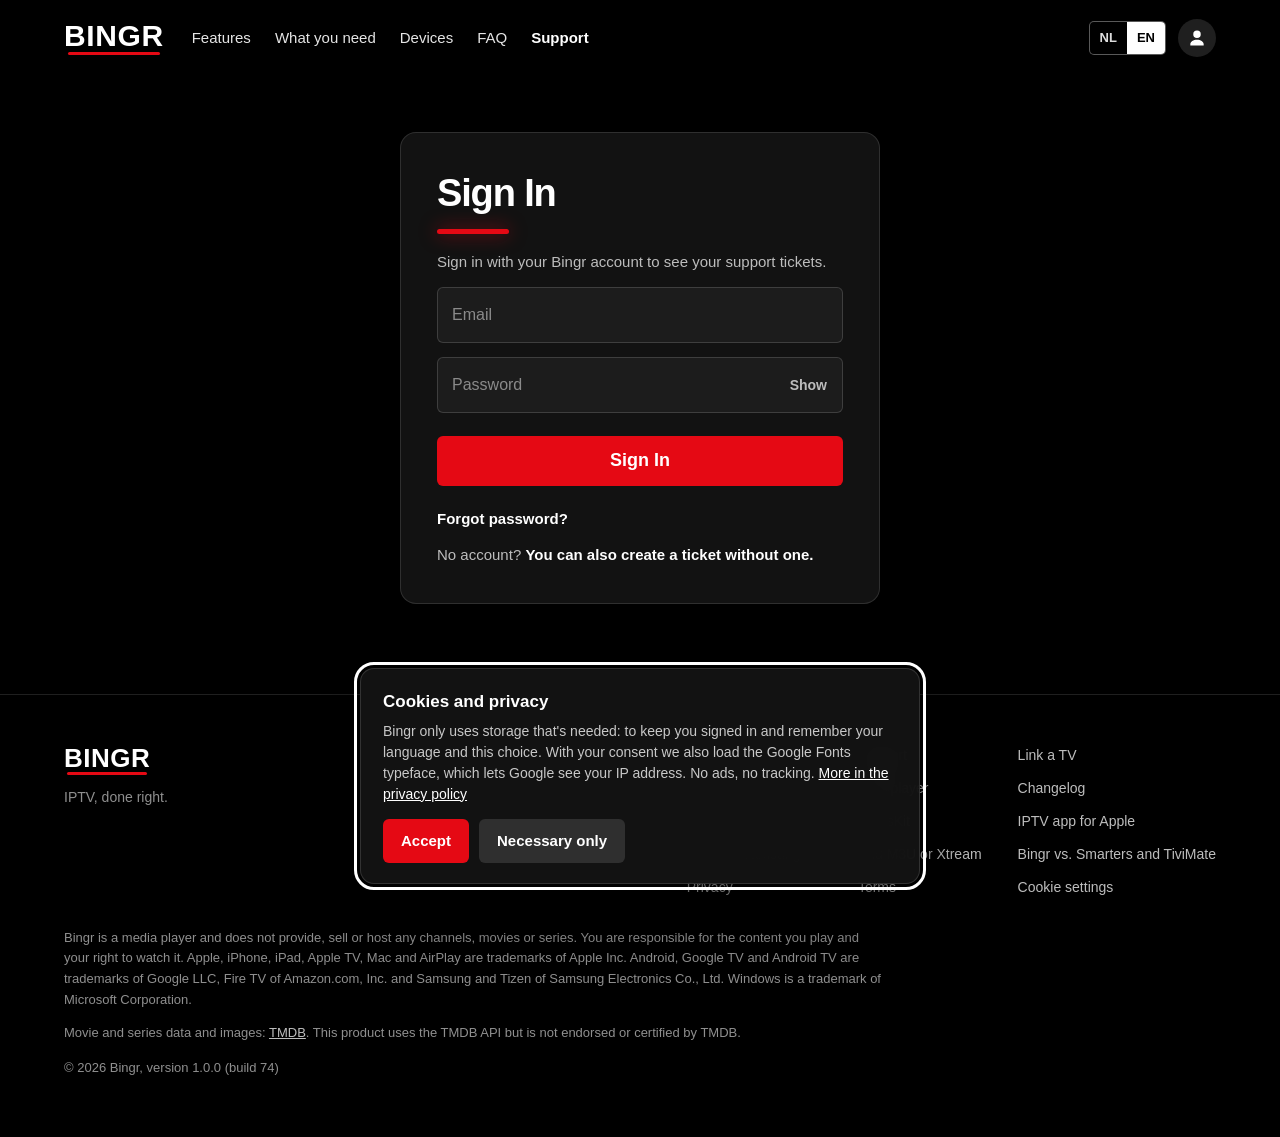
<file: site/mijn/index.html>
<!doctype html>
<html lang="nl">
<head>
<meta charset="utf-8">
<meta name="viewport" content="width=device-width, initial-scale=1">
<title>Mijn tickets · Bingr Support</title>
<meta name="bingr-app" content="support">
<meta name="robots" content="noindex">
<meta name="referrer" content="no-referrer">
<meta name="theme-color" content="#000000">
<link rel="icon" href="../favicon.png">
<link rel="apple-touch-icon" href="../apple-touch-icon.png">
<link rel="stylesheet" href="../assets/css/site.css?v=2">
<link rel="stylesheet" href="../assets/css/support.css?v=98">
<script src="../assets/js/consent.js" data-base="https://bingr.online/"></script>
</head>
<body class="sub-page">
<nav id="nav" aria-label="Hoofdmenu">
  <div class="wrap">
    <a href="https://bingr.online/" class="logo" aria-label="Bingr">BINGR</a>
    <div class="links">
      <a href="https://bingr.online/#features" data-s="nav.features">Functies</a>
      <a href="https://bingr.online/#start" data-s="nav.start">Wat heb je nodig</a>
      <a href="https://bingr.online/#download" data-s="nav.platforms">Apparaten</a>
      <a href="https://bingr.online/#faq">FAQ</a>
      <a href="../" aria-current="page">Support</a>
    </div>
    <div class="right">
      <div class="lang" role="group" aria-label="Language"><button type="button" data-lang="nl">NL</button><button type="button" data-lang="en">EN</button></div>
      <span data-userbtn style="display:inline-flex"></span>
    </div>
  </div>
</nav>
<main><div class="wrap mid">
<section id="auth" class="hidden"><div class="panel authcard">
  <h1 id="authTitle" data-t="signIn"></h1>
  <p class="muted" data-t="authIntro"></p>
  <form id="authForm" class="fields" novalidate>
    <label><span class="sr" data-t="email"></span><input id="email" type="email" autocomplete="email" data-ph="email" required></label>
    <label class="pw"><span class="sr" data-t="password"></span><input id="password" type="password" autocomplete="current-password" data-ph="password" required><button type="button"></button></label>
    <div id="authErr" class="err" aria-live="polite"></div>
    <button id="authBtn" class="btn full" type="submit"></button>
  </form>
  <div class="alinks">
    <div><a id="forgot" href="#" role="button" data-t="forgot"></a></div>
    <div style="margin-top:14px"><span data-t="noAccount"></span> <a href="../nieuw/" data-t="newTicketPlain"></a></div>
  </div>
</div>
<div id="local" class="panel local hidden"><h2 class="h3" data-t="onDevice"></h2><p class="lead" data-t="onDeviceText"></p><div class="tlist" id="localList"></div><div class="local-acts"><button type="button" id="forgetLocal" class="linkbtn"></button></div></div>
</section>
<section id="list" class="hidden">
  <header class="phead"><h1 class="ttl" data-t="myTickets"></h1>
  <p class="sub"><span data-t="signedInAs"></span> <b id="who"></b> · <a href="#" id="signOut" role="button" data-t="signOut"></a></p></header>
  <div class="frow top"><span id="cnt" class="muted"></span><a class="btn sm" href="../nieuw/" data-t="newTicket"></a></div>
  <div class="panel tlist" id="tickets"></div>
</section>
</div></main>
<footer>
  <div class="wrap">
    <div class="top">
      <div><a href="https://bingr.online/" class="logo">BINGR</a><div style="margin-top:12px" data-s="foot.tag">IPTV zoals het hoort.</div></div>
      <div class="flinks">
        <a href="https://bingr.online/#faq">FAQ</a>
        <a href="../" aria-current="page">Support</a>
        <a href="https://bingr.online/koppelen/" data-s="foot.pair">Tv koppelen</a>
        <a href="https://bingr.online/account/" data-s="foot.account">Mijn Bingr</a>
        <a href="https://bingr.online/web/" data-s="foot.web">Webspeler</a>
        <a href="https://bingr.online/changelog/">Changelog</a>
        <a href="https://bingr.online/status/">Status</a>
        <a href="https://bingr.online/presskit">PressKit</a>
        <a href="https://bingr.online/iptv-app/" data-s="foot.iptvapp">IPTV-app voor Apple</a>
        <a href="https://bingr.online/iptv-samsung-tv/" data-s="foot.samsung">IPTV op Samsung TV</a>
        <a href="https://bingr.online/m3u-xtream-toevoegen/" data-s="foot.m3u">M3U of Xtream toevoegen</a>
        <a href="https://bingr.online/vergelijking/" data-s="foot.compare">Bingr vs. Smarters en TiviMate</a>
        <a href="https://bingr.online/privacy.html" data-s="foot.privacy">Privacy</a>
        <a href="https://bingr.online/voorwaarden/" data-s="foot.terms">Voorwaarden</a>
        <a href="#" data-consent-link onclick="BingrConsent.open();return false" data-s="foot.cookies">Cookie-instellingen</a>
      </div>
    </div>
    <p class="disc" data-s="foot.disc">Bingr is een mediaspeler en levert, verkoopt of host geen zenders, films of series. Je bent zelf verantwoordelijk voor de content die je afspeelt en het recht om die te bekijken. Apple, iPhone, iPad, Apple TV, Mac en AirPlay zijn handelsmerken van Apple Inc. Android, Google TV en Android TV zijn handelsmerken van Google LLC, Fire TV van Amazon.com, Inc. en Samsung en Tizen van Samsung Electronics Co., Ltd. Windows is een handelsmerk van Microsoft Corporation.</p>
    <p class="disc tmdb" data-s="foot.tmdb">Film- en seriegegevens en afbeeldingen: <a href="https://www.themoviedb.org" rel="noopener">TMDB</a>. Dit product gebruikt de TMDB API maar is niet goedgekeurd of gecertificeerd door TMDB.</p>
    <p class="copy">© <span id="yr">2026</span> Bingr, <span data-s="foot.version">versie</span> <span data-build></span></p>
  </div>
</footer>
<script src="../assets/js/site.js?v=4" data-base="../"></script>
<script src="../assets/js/page.js?v=1"></script>
<script src="../assets/vendor/supabase.js?v=2.45.4"></script>
<script src="../assets/config.js"></script>
<script src="../assets/js/account.js?v=141"></script>
<script src="../assets/js/support.js?v=97"></script>
<script src="../assets/js/mijn.js?v=141"></script>
<script src="../assets/js/userbtn.js?v=146" data-base="https://bingr.online/"></script>
</body>
</html>
</file>
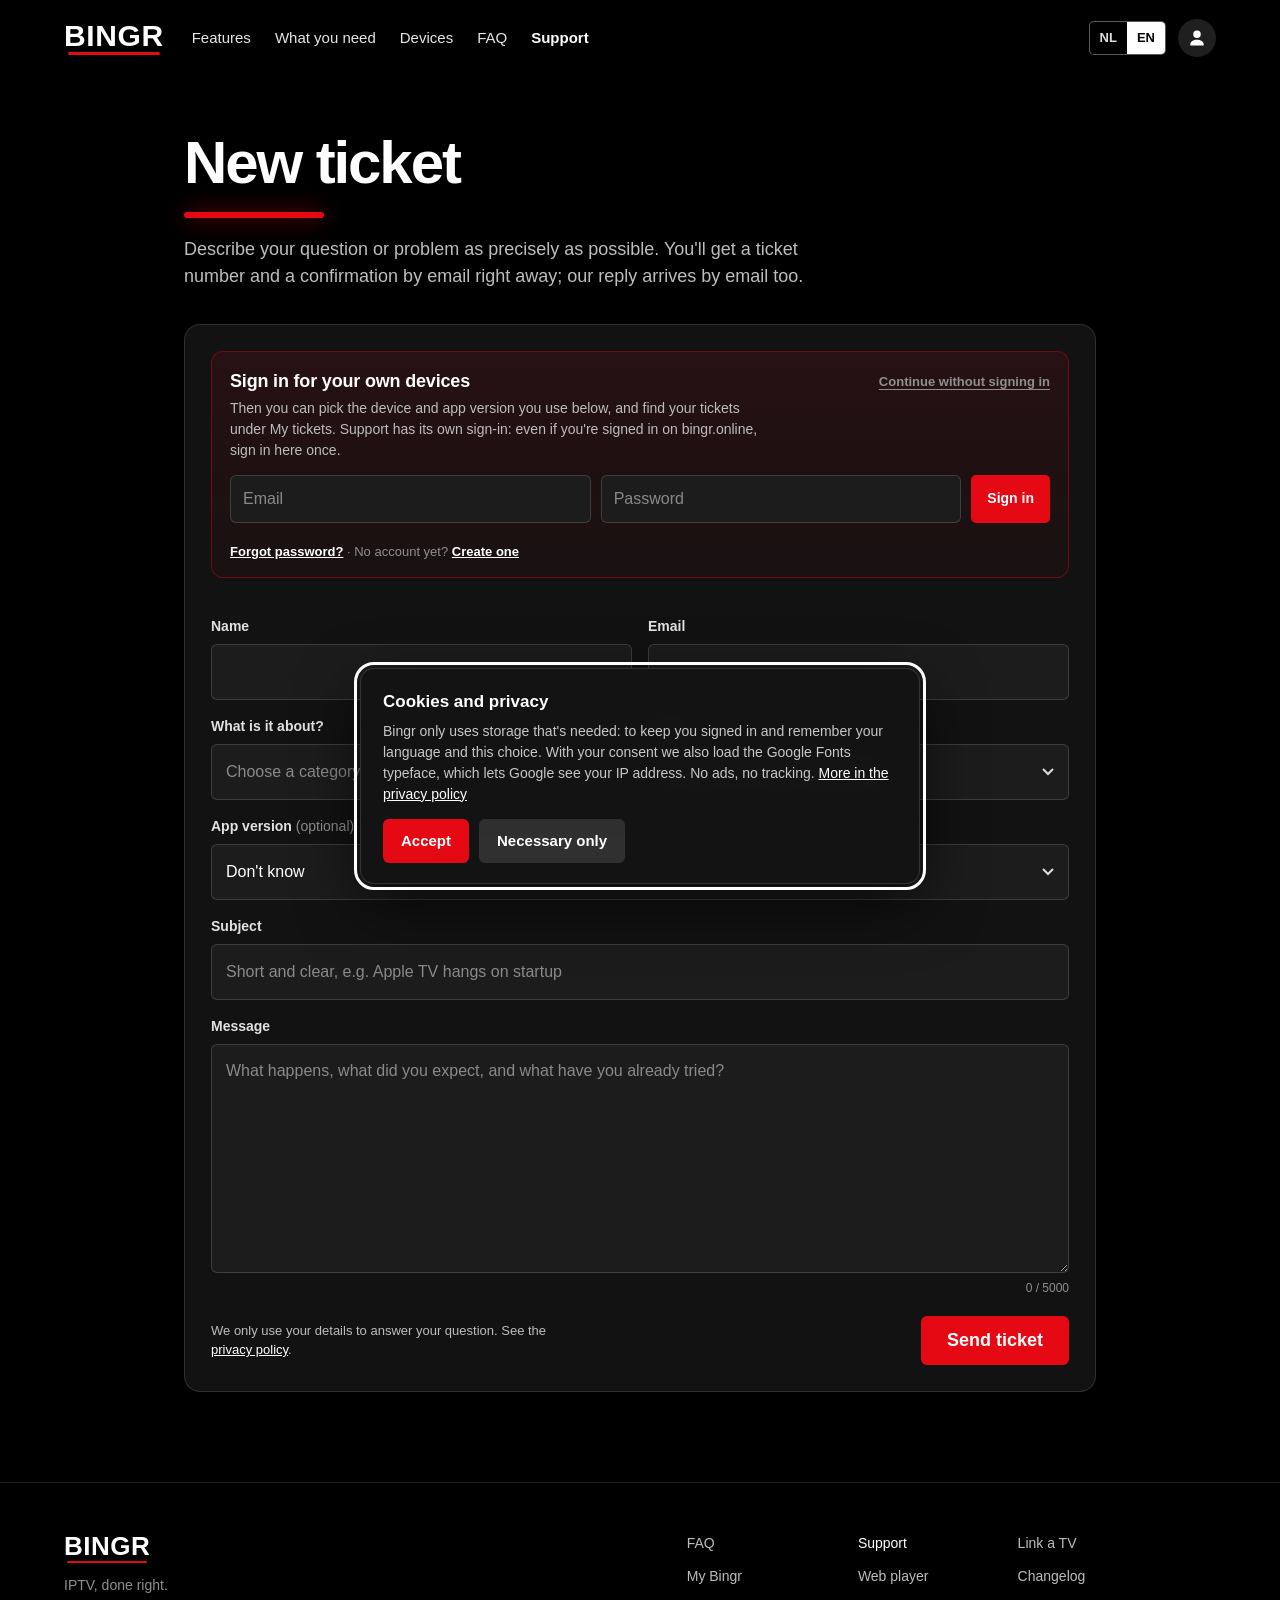
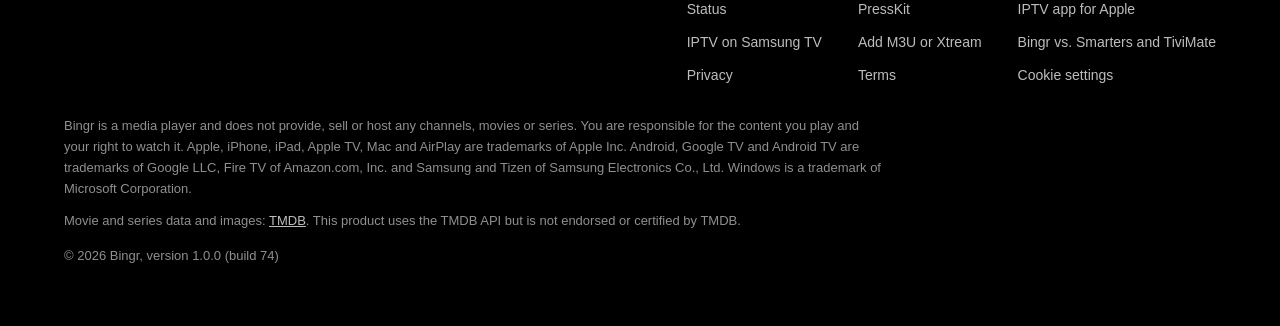
<file: site/nieuw/index.html>
<!doctype html>
<html lang="nl">
<head>
<meta charset="utf-8">
<meta name="viewport" content="width=device-width, initial-scale=1">
<title data-en="New ticket · Bingr Support">Nieuw ticket · Bingr Support</title>
<meta name="bingr-app" content="support">
<meta name="description" content="Maak een supportticket aan voor Bingr. Je krijgt een ticketnummer en een bevestiging per e-mail; we reageren meestal binnen één werkdag." data-en="Create a support ticket for Bingr. You get a ticket number and a confirmation by email; we usually reply within one business day.">
<!-- NL/EN: ?lang=nl en ?lang=en zijn de taalversies, zonder ?lang= de browsertaal; canonical via assets/js/site.js -->
<link rel="alternate" hreflang="nl" href="https://support.bingr.online/nieuw/">
<link rel="alternate" hreflang="en" href="https://support.bingr.online/nieuw/?lang=en">
<link rel="alternate" hreflang="x-default" href="https://support.bingr.online/nieuw/">
<meta property="og:type" content="website">
<meta property="og:site_name" content="Bingr Support">
<meta property="og:locale" content="nl_NL">
<meta property="og:locale:alternate" content="en_GB">
<meta property="og:title" content="Nieuw ticket · Bingr Support" data-en="New ticket · Bingr Support">
<meta property="og:description" content="Maak een supportticket aan voor Bingr. Je krijgt een ticketnummer en een bevestiging per e-mail; we reageren meestal binnen één werkdag." data-en="Create a support ticket for Bingr. You get a ticket number and a confirmation by email; we usually reply within one business day.">
<meta property="og:url" content="https://support.bingr.online/nieuw/">
<meta property="og:image" content="https://bingr.online/assets/img/nl/tv_home.jpg">
<meta property="og:image:width" content="1400">
<meta property="og:image:height" content="788">
<meta name="twitter:card" content="summary_large_image">
<!-- structured data (JSON-LD): geen uitvoerbaar script, valt dus niet onder script-src van de CSP -->
<script type="application/ld+json">{"@context": "https://schema.org", "@type": "BreadcrumbList", "itemListElement": [{"@type": "ListItem", "position": 1, "name": "Support", "item": "https://support.bingr.online/"}, {"@type": "ListItem", "position": 2, "name": "Nieuw ticket", "item": "https://support.bingr.online/nieuw/"}]}</script>
<meta name="theme-color" content="#000000">
<link rel="icon" href="../favicon.png">
<link rel="apple-touch-icon" href="../apple-touch-icon.png">
<link rel="stylesheet" href="../assets/css/site.css?v=2">
<link rel="stylesheet" href="../assets/css/support.css?v=98">
<script src="../assets/js/consent.js" data-base="https://bingr.online/"></script>
</head>
<body class="sub-page">
<nav id="nav" aria-label="Hoofdmenu">
  <div class="wrap">
    <a href="https://bingr.online/" class="logo" aria-label="Bingr">BINGR</a>
    <div class="links">
      <a href="https://bingr.online/#features" data-s="nav.features">Functies</a>
      <a href="https://bingr.online/#start" data-s="nav.start">Wat heb je nodig</a>
      <a href="https://bingr.online/#download" data-s="nav.platforms">Apparaten</a>
      <a href="https://bingr.online/#faq">FAQ</a>
      <a href="../" aria-current="page">Support</a>
    </div>
    <div class="right">
      <div class="lang" role="group" aria-label="Language"><button type="button" data-lang="nl">NL</button><button type="button" data-lang="en">EN</button></div>
      <span data-userbtn style="display:inline-flex"></span>
    </div>
  </div>
</nav>
<main><div class="wrap mid">
<header class="phead" id="head"><h1 class="ttl" data-t="title"></h1><p class="sub" data-t="intro"></p></header>
<section id="formWrap">
<div id="who" class="who hidden"><span data-t="signedInAs"></span> <b id="whoMail"></b> · <a href="#" id="signOut" role="button" data-t="signOut"></a></div>
<form id="f" class="panel form" novalidate>
  <!-- niet ingelogd: inloggen hier op het formulier (support.bingr.online heeft een eigen login, los van bingr.online) -->
  <div id="loginBox" class="loginbox hidden" role="group" aria-labelledby="lbTitle">
    <div class="lbhead">
      <div><h2 id="lbTitle" data-t="lbTitle"></h2><p id="lbText" class="lbtext" data-t="lbText"></p></div>
      <button type="button" id="lbSkip" class="lbskip" data-t="lbSkip"></button>
    </div>
    <div class="lbrow">
      <label><span class="sr" data-t="email"></span><input id="lbEmail" type="email" autocomplete="username" maxlength="254" data-ph="lbEmailPh"></label>
      <label><span class="sr" data-t="lbPassword"></span><input id="lbPassword" type="password" autocomplete="current-password" data-ph="lbPassword"></label>
      <button type="button" id="lbBtn" class="btn sm" data-t="lbSignIn"></button>
    </div>
    <div id="lbErr" class="err" aria-live="polite"></div>
    <p class="lbfoot"><a href="#" id="lbForgot" role="button" data-t="lbForgot"></a> · <span data-t="lbNoAcc"></span> <a href="https://bingr.online/koppelen/?mode=signup" data-t="lbSignUp"></a></p>
  </div>
  <div id="lbCollapsed" class="who lbcollapsed hidden"><span data-t="haveAccount"></span> <a href="#" id="lbOpen" role="button" data-t="lbOpenLink"></a></div>
  <div class="grid2">
    <label><span class="lbl" data-t="name"></span><input id="name" autocomplete="name" maxlength="80" required></label>
    <label><span class="lbl" data-t="email"></span><input id="email" type="email" autocomplete="email" maxlength="254" required></label>
    <label><span class="lbl" data-t="category"></span><select id="category" required></select></label>
    <div class="fld" id="devFld">
      <label class="lbl" id="devLbl" for="platform" data-t="platform"></label>
      <select id="device" class="hidden"></select>
      <div id="platRow"><label class="sr" for="platform" data-t="platformKind"></label><select id="platform"></select></div>
      <p id="devInfo" class="fhint hidden"></p>
      <p id="devNote" class="fhint hidden" aria-live="polite"></p>
    </div>
  </div>
  <div class="fld">
    <label class="lbl" id="verLbl" for="version"><span data-t="version"></span> <span class="opt" data-t="optional"></span></label>
    <select id="versionSel" class="hidden"></select>
    <input id="version" maxlength="40" data-ph="versionPh">
  </div>
  <label><span class="lbl" data-t="subject"></span><input id="subject" maxlength="120" required data-ph="subjectPh"></label>
  <label><span class="lbl" data-t="message"></span><textarea id="message" rows="8" maxlength="5000" required data-ph="messagePh"></textarea><span class="count" id="count">0 / 5000</span></label>
  <!-- lokveld tegen spam: onzichtbaar voor mensen, bots vullen het in. Bewust een naam die browsers niet automatisch
       invullen (geen "website", "url" of "email"), anders zou een echte klant onterecht tegengehouden worden. -->
  <div class="hp" aria-hidden="true"><label for="hp_fax">Laat dit veld leeg / leave this field empty</label><input id="hp_fax" name="contact_me_by_fax_only" type="text" tabindex="-1" autocomplete="off" data-lpignore="true" data-1p-ignore data-form-type="other" value=""></div>
  <div id="err" class="err" aria-live="polite"></div>
  <pre id="dbg" class="dbg hidden" aria-label="debug"></pre>
  <div class="frow"><p class="muted fine" data-t="privacy"></p><button id="send" class="btn" type="submit" data-t="send"></button></div>
</form>
</section>
<section id="done" class="panel authcard done hidden">
  <div class="big" aria-hidden="true">✓</div>
  <h1 data-t="doneTitle"></h1>
  <div class="tkno" id="doneNo">#1001</div>
  <p id="doneText"></p>
  <a id="doneLink" class="btn full" href="#" data-t="viewTicket"></a>
  <div class="alinks"><a href="../" data-t="backHome"></a></div>
</section>
</div></main>
<footer>
  <div class="wrap">
    <div class="top">
      <div><a href="https://bingr.online/" class="logo">BINGR</a><div style="margin-top:12px" data-s="foot.tag">IPTV zoals het hoort.</div></div>
      <div class="flinks">
        <a href="https://bingr.online/#faq">FAQ</a>
        <a href="../" aria-current="page">Support</a>
        <a href="https://bingr.online/koppelen/" data-s="foot.pair">Tv koppelen</a>
        <a href="https://bingr.online/account/" data-s="foot.account">Mijn Bingr</a>
        <a href="https://bingr.online/web/" data-s="foot.web">Webspeler</a>
        <a href="https://bingr.online/changelog/">Changelog</a>
        <a href="https://bingr.online/status/">Status</a>
        <a href="https://bingr.online/presskit">PressKit</a>
        <a href="https://bingr.online/iptv-app/" data-s="foot.iptvapp">IPTV-app voor Apple</a>
        <a href="https://bingr.online/iptv-samsung-tv/" data-s="foot.samsung">IPTV op Samsung TV</a>
        <a href="https://bingr.online/m3u-xtream-toevoegen/" data-s="foot.m3u">M3U of Xtream toevoegen</a>
        <a href="https://bingr.online/vergelijking/" data-s="foot.compare">Bingr vs. Smarters en TiviMate</a>
        <a href="https://bingr.online/privacy.html" data-s="foot.privacy">Privacy</a>
        <a href="https://bingr.online/voorwaarden/" data-s="foot.terms">Voorwaarden</a>
        <a href="#" data-consent-link onclick="BingrConsent.open();return false" data-s="foot.cookies">Cookie-instellingen</a>
      </div>
    </div>
    <p class="disc" data-s="foot.disc">Bingr is een mediaspeler en levert, verkoopt of host geen zenders, films of series. Je bent zelf verantwoordelijk voor de content die je afspeelt en het recht om die te bekijken. Apple, iPhone, iPad, Apple TV, Mac en AirPlay zijn handelsmerken van Apple Inc. Android, Google TV en Android TV zijn handelsmerken van Google LLC, Fire TV van Amazon.com, Inc. en Samsung en Tizen van Samsung Electronics Co., Ltd. Windows is een handelsmerk van Microsoft Corporation.</p>
    <p class="disc tmdb" data-s="foot.tmdb">Film- en seriegegevens en afbeeldingen: <a href="https://www.themoviedb.org" rel="noopener">TMDB</a>. Dit product gebruikt de TMDB API maar is niet goedgekeurd of gecertificeerd door TMDB.</p>
    <p class="copy">© <span id="yr">2026</span> Bingr, <span data-s="foot.version">versie</span> <span data-build></span></p>
  </div>
</footer>
<script src="../assets/js/site.js?v=4" data-base="../"></script>
<script src="../assets/js/page.js?v=1"></script>
<script src="../assets/vendor/supabase.js?v=2.45.4"></script>
<script src="../assets/config.js"></script>
<script src="../assets/js/account.js?v=141"></script>
<script src="../assets/js/support.js?v=97"></script>
<script src="../assets/js/nieuw-logic.js?v=82"></script>
<script src="../assets/js/nieuw.js?v=141"></script>
<script src="../assets/js/userbtn.js?v=146" data-base="https://bingr.online/"></script>
</body>
</html>
</file>
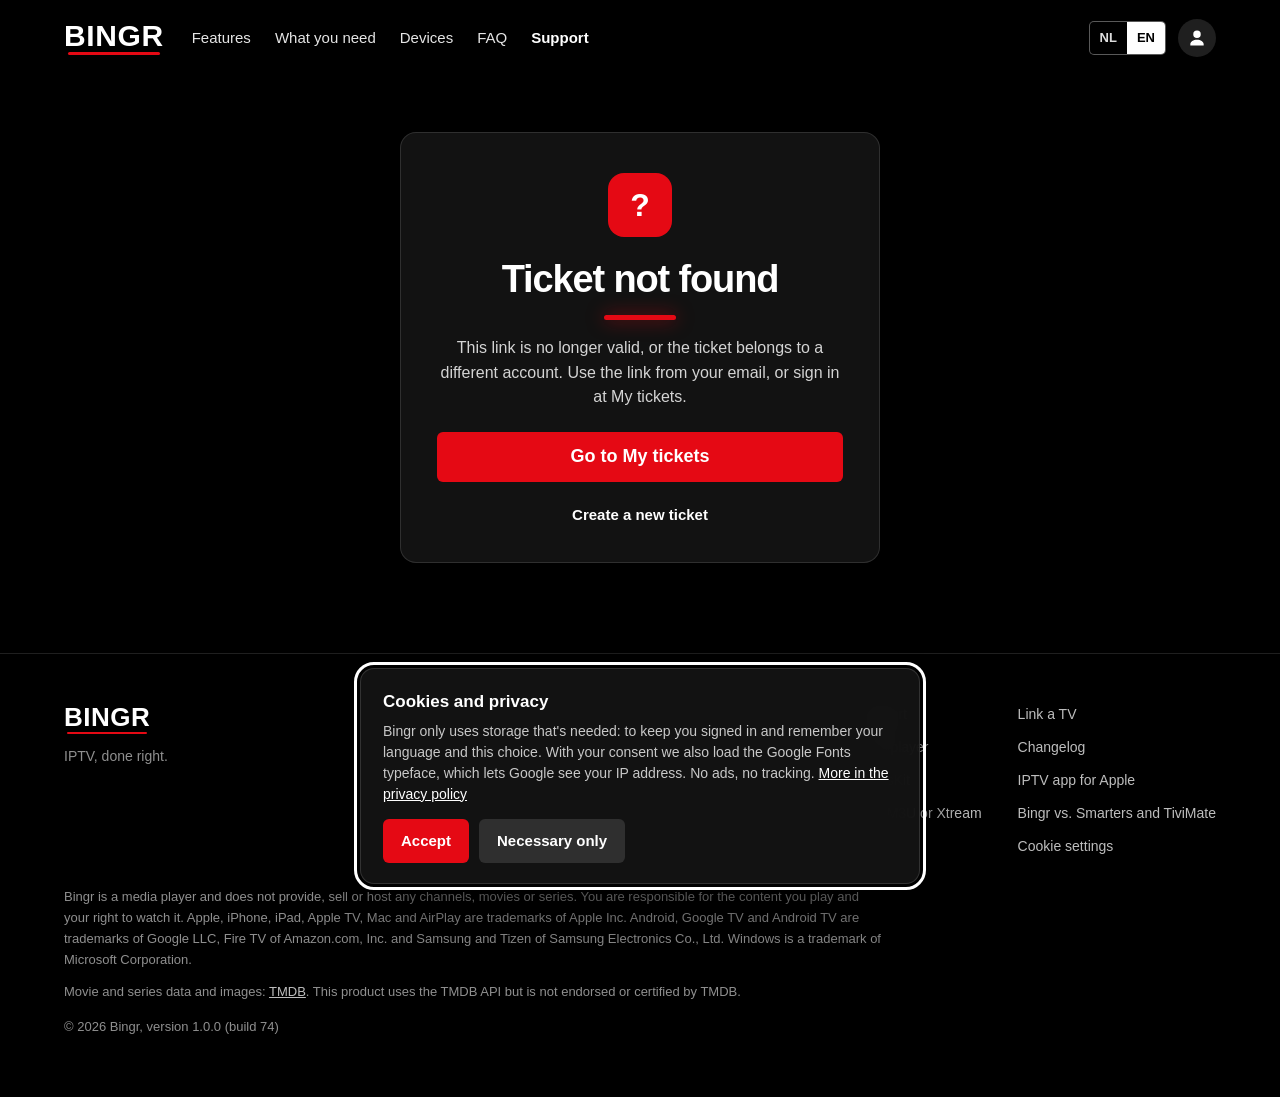
<file: site/ticket/index.html>
<!doctype html>
<html lang="nl">
<head>
<meta charset="utf-8">
<meta name="viewport" content="width=device-width, initial-scale=1">
<title>Ticket · Bingr Support</title>
<meta name="bingr-app" content="support">
<meta name="robots" content="noindex">
<meta name="referrer" content="no-referrer">
<meta name="theme-color" content="#000000">
<link rel="icon" href="../favicon.png">
<link rel="apple-touch-icon" href="../apple-touch-icon.png">
<link rel="stylesheet" href="../assets/css/site.css?v=2">
<link rel="stylesheet" href="../assets/css/support.css?v=98">
<script src="../assets/js/consent.js" data-base="https://bingr.online/"></script>
</head>
<body class="sub-page">
<nav id="nav" aria-label="Hoofdmenu">
  <div class="wrap">
    <a href="https://bingr.online/" class="logo" aria-label="Bingr">BINGR</a>
    <div class="links">
      <a href="https://bingr.online/#features" data-s="nav.features">Functies</a>
      <a href="https://bingr.online/#start" data-s="nav.start">Wat heb je nodig</a>
      <a href="https://bingr.online/#download" data-s="nav.platforms">Apparaten</a>
      <a href="https://bingr.online/#faq">FAQ</a>
      <a href="../" aria-current="page">Support</a>
    </div>
    <div class="right">
      <div class="lang" role="group" aria-label="Language"><button type="button" data-lang="nl">NL</button><button type="button" data-lang="en">EN</button></div>
      <span data-userbtn style="display:inline-flex"></span>
    </div>
  </div>
</nav>
<main><div class="wrap mid">
<div id="loading" class="muted" data-t="loading"></div>
<section id="nf" class="panel authcard done hidden">
  <div class="big" aria-hidden="true">?</div>
  <h1 data-t="nfTitle"></h1>
  <p data-t="nfText"></p>
  <a class="btn full" href="../mijn/" data-t="myTickets"></a>
  <div class="alinks"><a href="../nieuw/" data-t="newTicket"></a></div>
</section>
<section id="tk" class="hidden">
  <a class="back" href="../mijn/" data-t="allTickets"></a>
  <header class="tkhead">
    <div class="eyebrow" data-t="ticket"></div>
    <div class="tkrow"><h1 class="tkno" id="no"></h1><span id="badge"></span></div>
    <p class="tksubj" id="subj"></p>
    <div class="tkmeta" id="meta"></div>
  </header>
  <div id="linkbox" class="need hidden" role="note"><span class="ic" aria-hidden="true"><svg viewBox="0 0 24 24" fill="none" stroke="currentColor" stroke-width="2" stroke-linecap="round" stroke-linejoin="round"><path d="M10 13a5 5 0 0 0 7.5.5l3-3a5 5 0 0 0-7-7l-1.7 1.7"/><path d="M14 11a5 5 0 0 0-7.5-.5l-3 3a5 5 0 0 0 7 7l1.7-1.7"/></svg></span><p><span data-t="linkText"></span> <button type="button" id="linkBtn" class="linkbtn" data-t="linkBtn"></button></p></div>
  <div class="thread" id="thread"></div>
  <form id="rf" class="panel form reply" novalidate>
    <label><span class="lbl" data-t="yourReply"></span><textarea id="msg" rows="5" maxlength="5000" data-ph="replyPh"></textarea></label>
    <div id="rerr" class="err" aria-live="polite"></div>
    <div class="frow"><button id="close" class="btn danger sm" type="button" data-t="close"></button><button id="rsend" class="btn" type="submit" data-t="send"></button></div>
  </form>
  <div id="closed" class="need hidden" role="note"><span class="ic" aria-hidden="true"><svg viewBox="0 0 24 24" fill="none" stroke="currentColor" stroke-width="2" stroke-linecap="round" stroke-linejoin="round"><rect x="4" y="11" width="16" height="10" rx="2"/><path d="M8 11V7a4 4 0 0 1 8 0v4"/></svg></span><p><b data-t="closedTitle"></b> <span data-t="closedText"></span> <a href="../nieuw/" data-t="newTicket"></a></p></div>
</section>
</div></main>
<footer>
  <div class="wrap">
    <div class="top">
      <div><a href="https://bingr.online/" class="logo">BINGR</a><div style="margin-top:12px" data-s="foot.tag">IPTV zoals het hoort.</div></div>
      <div class="flinks">
        <a href="https://bingr.online/#faq">FAQ</a>
        <a href="../" aria-current="page">Support</a>
        <a href="https://bingr.online/koppelen/" data-s="foot.pair">Tv koppelen</a>
        <a href="https://bingr.online/account/" data-s="foot.account">Mijn Bingr</a>
        <a href="https://bingr.online/web/" data-s="foot.web">Webspeler</a>
        <a href="https://bingr.online/changelog/">Changelog</a>
        <a href="https://bingr.online/status/">Status</a>
        <a href="https://bingr.online/presskit">PressKit</a>
        <a href="https://bingr.online/iptv-app/" data-s="foot.iptvapp">IPTV-app voor Apple</a>
        <a href="https://bingr.online/iptv-samsung-tv/" data-s="foot.samsung">IPTV op Samsung TV</a>
        <a href="https://bingr.online/m3u-xtream-toevoegen/" data-s="foot.m3u">M3U of Xtream toevoegen</a>
        <a href="https://bingr.online/vergelijking/" data-s="foot.compare">Bingr vs. Smarters en TiviMate</a>
        <a href="https://bingr.online/privacy.html" data-s="foot.privacy">Privacy</a>
        <a href="https://bingr.online/voorwaarden/" data-s="foot.terms">Voorwaarden</a>
        <a href="#" data-consent-link onclick="BingrConsent.open();return false" data-s="foot.cookies">Cookie-instellingen</a>
      </div>
    </div>
    <p class="disc" data-s="foot.disc">Bingr is een mediaspeler en levert, verkoopt of host geen zenders, films of series. Je bent zelf verantwoordelijk voor de content die je afspeelt en het recht om die te bekijken. Apple, iPhone, iPad, Apple TV, Mac en AirPlay zijn handelsmerken van Apple Inc. Android, Google TV en Android TV zijn handelsmerken van Google LLC, Fire TV van Amazon.com, Inc. en Samsung en Tizen van Samsung Electronics Co., Ltd. Windows is een handelsmerk van Microsoft Corporation.</p>
    <p class="disc tmdb" data-s="foot.tmdb">Film- en seriegegevens en afbeeldingen: <a href="https://www.themoviedb.org" rel="noopener">TMDB</a>. Dit product gebruikt de TMDB API maar is niet goedgekeurd of gecertificeerd door TMDB.</p>
    <p class="copy">© <span id="yr">2026</span> Bingr, <span data-s="foot.version">versie</span> <span data-build></span></p>
  </div>
</footer>
<script src="../assets/js/site.js?v=4" data-base="../"></script>
<script src="../assets/js/page.js?v=1"></script>
<script src="../assets/vendor/supabase.js?v=2.45.4"></script>
<script src="../assets/config.js"></script>
<script src="../assets/js/account.js?v=141"></script>
<script src="../assets/js/support.js?v=97"></script>
<script src="../assets/js/ticket.js?v=141"></script>
<script src="../assets/js/userbtn.js?v=146" data-base="https://bingr.online/"></script>
</body>
</html>
</file>
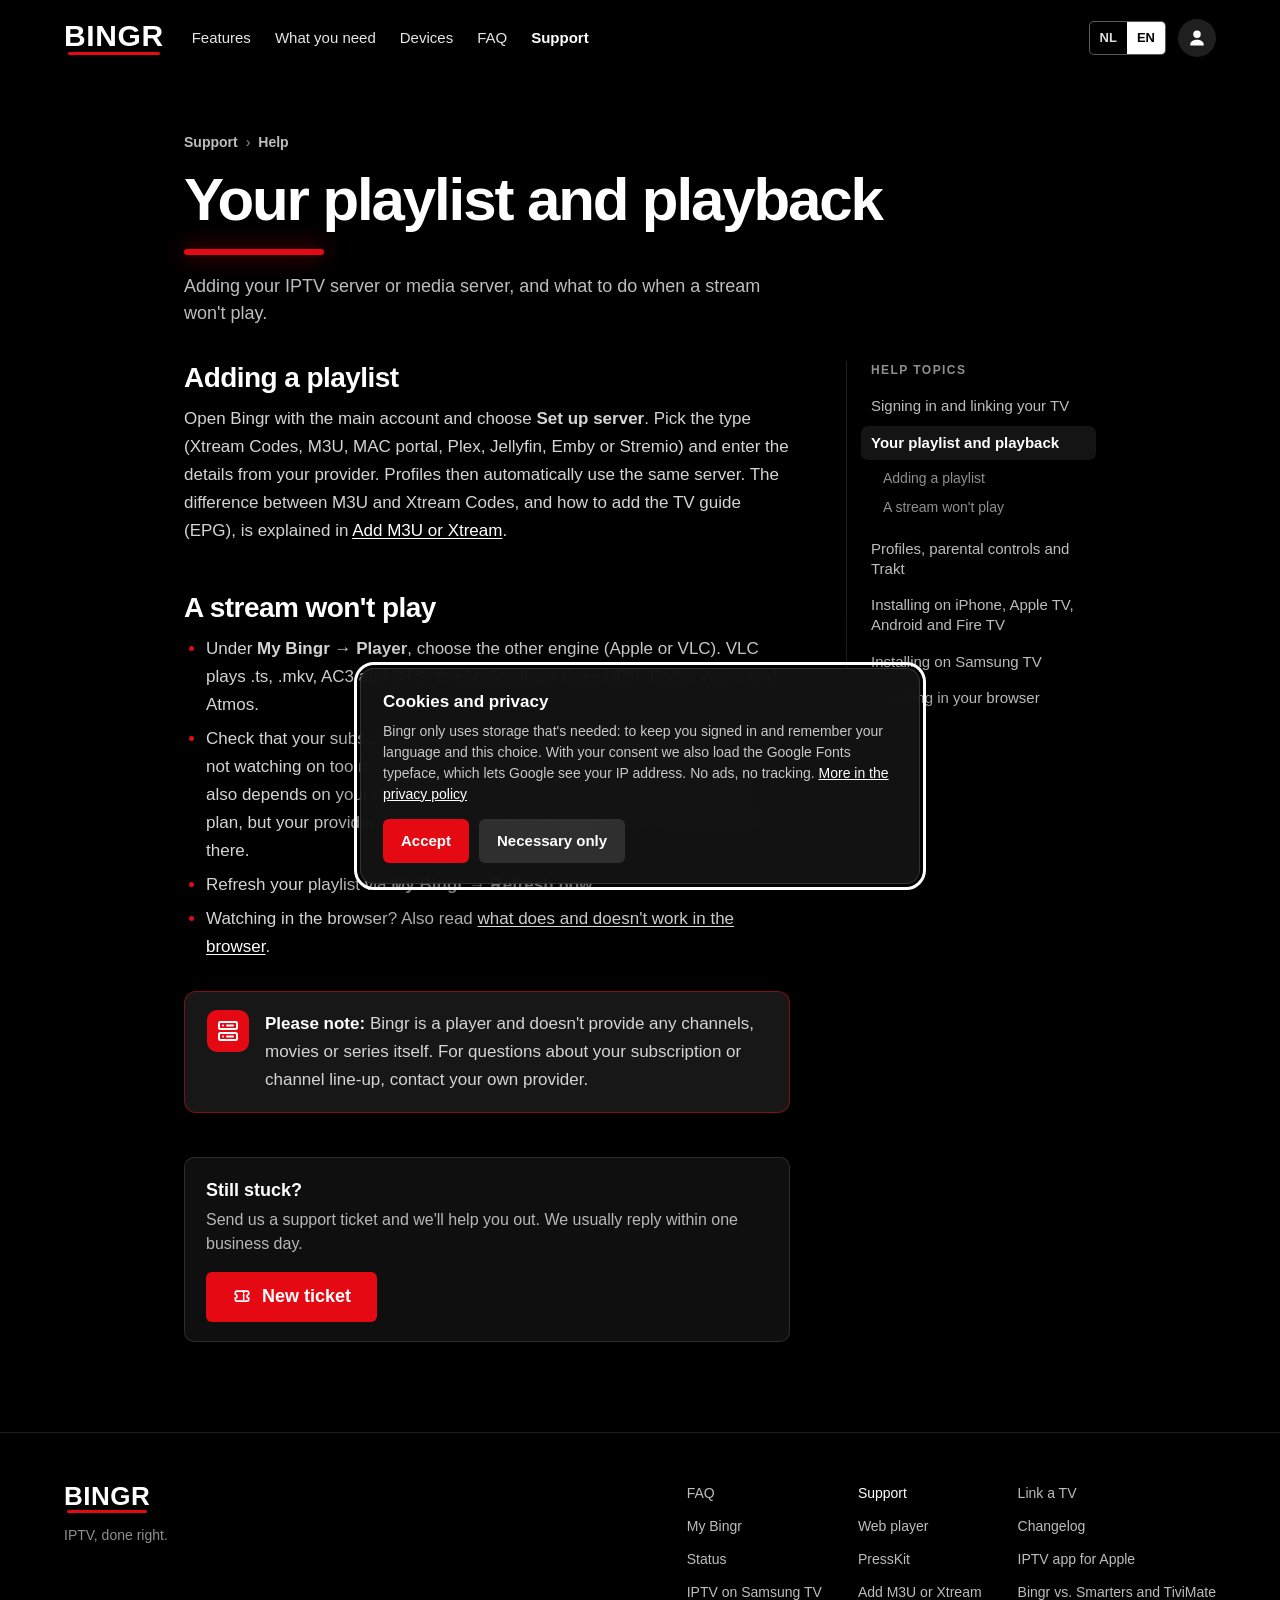
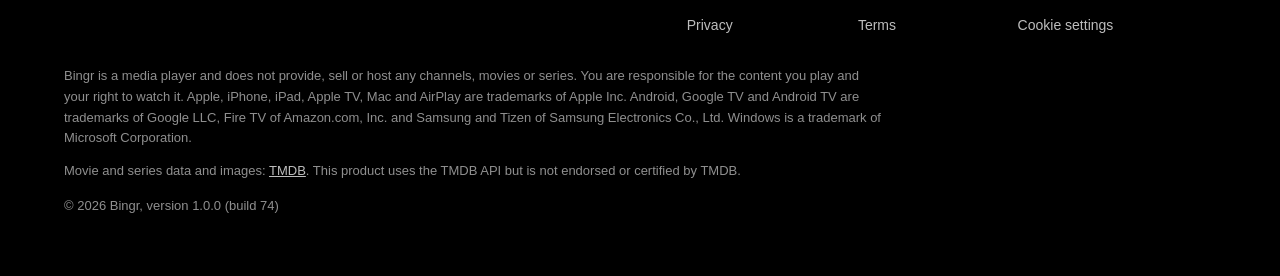
<file: site/hulp/afspeellijst/index.html>
<!doctype html>
<html lang="nl">
<head>
<meta charset="utf-8">
<meta name="viewport" content="width=device-width, initial-scale=1">
<title data-en="Adding M3U or Xtream Codes · Bingr Support">M3U of Xtream Codes toevoegen · Bingr Support</title>
<meta name="bingr-app" content="support">
<meta name="description" content="Zo voeg je je IPTV-abonnement toe aan Bingr: Xtream Codes, M3U, MAC-portal, Plex, Jellyfin, Emby of Stremio, en wat je doet als een stream niet afspeelt." data-en="How to add your IPTV subscription to Bingr: Xtream Codes, M3U, MAC portal, Plex, Jellyfin, Emby or Stremio, and what to do when a stream won&#x27;t play.">
<!-- NL/EN: ?lang=nl en ?lang=en zijn de taalversies, zonder ?lang= de browsertaal; canonical via assets/js/site.js -->
<link rel="alternate" hreflang="nl" href="https://support.bingr.online/hulp/afspeellijst/">
<link rel="alternate" hreflang="en" href="https://support.bingr.online/hulp/afspeellijst/?lang=en">
<link rel="alternate" hreflang="x-default" href="https://support.bingr.online/hulp/afspeellijst/">
<meta property="og:type" content="website">
<meta property="og:site_name" content="Bingr Support">
<meta property="og:locale" content="nl_NL">
<meta property="og:locale:alternate" content="en_GB">
<meta property="og:title" content="M3U of Xtream Codes toevoegen · Bingr Support" data-en="Adding M3U or Xtream Codes · Bingr Support">
<meta property="og:description" content="Zo voeg je je IPTV-abonnement toe aan Bingr: Xtream Codes, M3U, MAC-portal, Plex, Jellyfin, Emby of Stremio, en wat je doet als een stream niet afspeelt." data-en="How to add your IPTV subscription to Bingr: Xtream Codes, M3U, MAC portal, Plex, Jellyfin, Emby or Stremio, and what to do when a stream won&#x27;t play.">
<meta property="og:url" content="https://support.bingr.online/hulp/afspeellijst/">
<meta property="og:image" content="https://bingr.online/assets/img/nl/tv_home.jpg">
<meta property="og:image:width" content="1400">
<meta property="og:image:height" content="788">
<meta name="twitter:card" content="summary_large_image">
<!-- structured data (JSON-LD): geen uitvoerbaar script, valt dus niet onder script-src van de CSP -->
<script type="application/ld+json">{"@context": "https://schema.org", "@type": "BreadcrumbList", "itemListElement": [{"@type": "ListItem", "position": 1, "name": "Support", "item": "https://support.bingr.online/"}, {"@type": "ListItem", "position": 2, "name": "Hulp", "item": "https://support.bingr.online/hulp/"}, {"@type": "ListItem", "position": 3, "name": "Je afspeellijst en afspelen", "item": "https://support.bingr.online/hulp/afspeellijst/"}]}</script>
<meta name="theme-color" content="#000000">
<link rel="icon" href="../../favicon.png">
<link rel="apple-touch-icon" href="../../apple-touch-icon.png">
<link rel="stylesheet" href="../../assets/css/site.css?v=2">
<link rel="stylesheet" href="../../assets/css/support.css?v=98">
<script src="../../assets/js/consent.js" data-base="https://bingr.online/"></script>
</head>
<body class="sub-page">
<nav id="nav" aria-label="Hoofdmenu">
  <div class="wrap">
    <a href="https://bingr.online/" class="logo" aria-label="Bingr">BINGR</a>
    <div class="links">
      <a href="https://bingr.online/#features" data-s="nav.features">Functies</a>
      <a href="https://bingr.online/#start" data-s="nav.start">Wat heb je nodig</a>
      <a href="https://bingr.online/#download" data-s="nav.platforms">Apparaten</a>
      <a href="https://bingr.online/#faq">FAQ</a>
      <a href="../../" aria-current="page">Support</a>
    </div>
    <div class="right">
      <div class="lang" role="group" aria-label="Language"><button type="button" data-lang="nl">NL</button><button type="button" data-lang="en">EN</button></div>
      <span data-userbtn style="display:inline-flex"></span>
    </div>
  </div>
</nav>
<main><div class="wrap mid"><div data-l="nl">
<div class="crumbs" role="navigation" aria-label="Kruimelpad"><a href="../../">Support</a><span aria-hidden="true">›</span><a href="../">Hulp</a></div>
<header class="phead"><h1 class="ttl">Je afspeellijst en afspelen</h1><p class="sub">Je IPTV-server of mediaserver toevoegen, en wat je doet als een stream niet afspeelt.</p></header>
<div class="hdoc">
<article class="prose"><h2 id="server">Een afspeellijst toevoegen</h2><p>Open Bingr met het hoofdaccount en kies <b>Server instellen</b>. Kies het type (Xtream Codes, M3U, MAC-portal, Plex, Jellyfin, Emby of Stremio) en vul de gegevens van je aanbieder in. Profielen gebruiken daarna automatisch dezelfde server. Het verschil tussen M3U en Xtream Codes en hoe je de tv-gids (EPG) toevoegt, lees je in <a href="https://bingr.online/m3u-xtream-toevoegen/">M3U of Xtream toevoegen</a>.</p><h2 id="afspelen">Een stream speelt niet af</h2><ul><li>Kies onder <b>Mijn Bingr → Speler</b> de andere engine (Apple of VLC). VLC speelt .ts, .mkv, AC3 en DTS; de Apple-speler doet HDR, Dolby Vision en Atmos.</li><li>Controleer of je abonnement bij je aanbieder nog actief is en of je niet op te veel apparaten tegelijk kijkt. Hoeveel je tegelijk kunt kijken, hangt ook af van je IPTV-aanbieder: Bingr laat er zoveel toe als je abonnement bij Bingr, maar je aanbieder bepaalt hoeveel verbindingen jouw abonnement daar heeft.</li><li>Ververs je afspeellijst via <b>Mijn Bingr → Nu vernieuwen</b>.</li><li>Kijk je in de browser? Lees dan ook <a href="../browser/#beperkingen">wat er in de browser wel en niet werkt</a>.</li></ul><div class="need" role="note"><span class="ic" aria-hidden="true"><svg viewBox="0 0 24 24" fill="none" stroke="currentColor" stroke-width="2" stroke-linecap="round" stroke-linejoin="round" aria-hidden="true"><rect x="3" y="3" width="18" height="7" rx="1.5"/><rect x="3" y="14" width="18" height="7" rx="1.5"/><path d="M7 6.5h.01M7 17.5h.01M11 6.5h6M11 17.5h6"/></svg></span><p><b>Let op:</b> Bingr is een speler en levert zelf geen zenders, films of series. Voor vragen over je abonnement of zenderaanbod neem je contact op met je eigen aanbieder.</p></div>
<div class="ticket-cta"><div><b>Kom je er niet uit?</b><span>Stuur ons een supportticket, dan helpen we je verder. We reageren meestal binnen één werkdag.</span></div><a class="btn red" href="../../nieuw/"><svg viewBox="0 0 24 24" fill="none" stroke="currentColor" stroke-width="2" stroke-linecap="round" stroke-linejoin="round" aria-hidden="true"><path d="M4 7a2 2 0 0 1 2-2h12a2 2 0 0 1 2 2v2a2 2 0 0 0 0 4v2a2 2 0 0 1-2 2H6a2 2 0 0 1-2-2v-2a2 2 0 0 0 0-4z"/><path d="M14 5v12" stroke-dasharray="2 2"/></svg>Nieuw ticket</a></div>
</article>
<aside class="hnav" aria-label="Hulponderwerpen"><div class="hnav-t">Hulponderwerpen</div><a href="../inloggen/">Inloggen en je tv koppelen</a><a href="../afspeellijst/" class="on" aria-current="page">Je afspeellijst en afspelen</a><div class="toc"><a href="#server">Een afspeellijst toevoegen</a><a href="#afspelen">Een stream speelt niet af</a></div><a href="../profielen/">Profielen, kinderslot en Trakt</a><a href="../installeren/">Installeren op iPhone, Apple TV, Android en Fire TV</a><a href="../samsung/">Installeren op Samsung TV</a><a href="../browser/">Kijken in je browser</a></aside>
</div>
</div>
<div data-l="en" hidden>
<div class="crumbs" role="navigation" aria-label="Breadcrumb"><a href="../../">Support</a><span aria-hidden="true">›</span><a href="../">Help</a></div>
<header class="phead"><h1 class="ttl">Your playlist and playback</h1><p class="sub">Adding your IPTV server or media server, and what to do when a stream won't play.</p></header>
<div class="hdoc">
<article class="prose"><h2 id="server-en">Adding a playlist</h2><p>Open Bingr with the main account and choose <b>Set up server</b>. Pick the type (Xtream Codes, M3U, MAC portal, Plex, Jellyfin, Emby or Stremio) and enter the details from your provider. Profiles then automatically use the same server. The difference between M3U and Xtream Codes, and how to add the TV guide (EPG), is explained in <a href="https://bingr.online/m3u-xtream-toevoegen/?lang=en">Add M3U or Xtream</a>.</p><h2 id="afspelen-en">A stream won't play</h2><ul><li>Under <b>My Bingr → Player</b>, choose the other engine (Apple or VLC). VLC plays .ts, .mkv, AC3 and DTS; the Apple player does HDR, Dolby Vision and Atmos.</li><li>Check that your subscription with your provider is still active and that you're not watching on too many devices at once. How many you can watch at once also depends on your IPTV provider: Bingr allows as many as your Bingr plan, but your provider decides how many connections your subscription has there.</li><li>Refresh your playlist via <b>My Bingr → Refresh now</b>.</li><li>Watching in the browser? Also read <a href="../browser/#beperkingen">what does and doesn't work in the browser</a>.</li></ul><div class="need" role="note"><span class="ic" aria-hidden="true"><svg viewBox="0 0 24 24" fill="none" stroke="currentColor" stroke-width="2" stroke-linecap="round" stroke-linejoin="round" aria-hidden="true"><rect x="3" y="3" width="18" height="7" rx="1.5"/><rect x="3" y="14" width="18" height="7" rx="1.5"/><path d="M7 6.5h.01M7 17.5h.01M11 6.5h6M11 17.5h6"/></svg></span><p><b>Please note:</b> Bingr is a player and doesn't provide any channels, movies or series itself. For questions about your subscription or channel line-up, contact your own provider.</p></div>
<div class="ticket-cta"><div><b>Still stuck?</b><span>Send us a support ticket and we'll help you out. We usually reply within one business day.</span></div><a class="btn red" href="../../nieuw/"><svg viewBox="0 0 24 24" fill="none" stroke="currentColor" stroke-width="2" stroke-linecap="round" stroke-linejoin="round" aria-hidden="true"><path d="M4 7a2 2 0 0 1 2-2h12a2 2 0 0 1 2 2v2a2 2 0 0 0 0 4v2a2 2 0 0 1-2 2H6a2 2 0 0 1-2-2v-2a2 2 0 0 0 0-4z"/><path d="M14 5v12" stroke-dasharray="2 2"/></svg>New ticket</a></div>
</article>
<aside class="hnav" aria-label="Help topics"><div class="hnav-t">Help topics</div><a href="../inloggen/">Signing in and linking your TV</a><a href="../afspeellijst/" class="on" aria-current="page">Your playlist and playback</a><div class="toc"><a href="#server-en">Adding a playlist</a><a href="#afspelen-en">A stream won't play</a></div><a href="../profielen/">Profiles, parental controls and Trakt</a><a href="../installeren/">Installing on iPhone, Apple TV, Android and Fire TV</a><a href="../samsung/">Installing on Samsung TV</a><a href="../browser/">Watching in your browser</a></aside>
</div>
</div></div></main>
<footer>
  <div class="wrap">
    <div class="top">
      <div><a href="https://bingr.online/" class="logo">BINGR</a><div style="margin-top:12px" data-s="foot.tag">IPTV zoals het hoort.</div></div>
      <div class="flinks">
        <a href="https://bingr.online/#faq">FAQ</a>
        <a href="../../" aria-current="page">Support</a>
        <a href="https://bingr.online/koppelen/" data-s="foot.pair">Tv koppelen</a>
        <a href="https://bingr.online/account/" data-s="foot.account">Mijn Bingr</a>
        <a href="https://bingr.online/web/" data-s="foot.web">Webspeler</a>
        <a href="https://bingr.online/changelog/">Changelog</a>
        <a href="https://bingr.online/status/">Status</a>
        <a href="https://bingr.online/presskit">PressKit</a>
        <a href="https://bingr.online/iptv-app/" data-s="foot.iptvapp">IPTV-app voor Apple</a>
        <a href="https://bingr.online/iptv-samsung-tv/" data-s="foot.samsung">IPTV op Samsung TV</a>
        <a href="https://bingr.online/m3u-xtream-toevoegen/" data-s="foot.m3u">M3U of Xtream toevoegen</a>
        <a href="https://bingr.online/vergelijking/" data-s="foot.compare">Bingr vs. Smarters en TiviMate</a>
        <a href="https://bingr.online/privacy.html" data-s="foot.privacy">Privacy</a>
        <a href="https://bingr.online/voorwaarden/" data-s="foot.terms">Voorwaarden</a>
        <a href="#" data-consent-link onclick="BingrConsent.open();return false" data-s="foot.cookies">Cookie-instellingen</a>
      </div>
    </div>
    <p class="disc" data-s="foot.disc">Bingr is een mediaspeler en levert, verkoopt of host geen zenders, films of series. Je bent zelf verantwoordelijk voor de content die je afspeelt en het recht om die te bekijken. Apple, iPhone, iPad, Apple TV, Mac en AirPlay zijn handelsmerken van Apple Inc. Android, Google TV en Android TV zijn handelsmerken van Google LLC, Fire TV van Amazon.com, Inc. en Samsung en Tizen van Samsung Electronics Co., Ltd. Windows is een handelsmerk van Microsoft Corporation.</p>
    <p class="disc tmdb" data-s="foot.tmdb">Film- en seriegegevens en afbeeldingen: <a href="https://www.themoviedb.org" rel="noopener">TMDB</a>. Dit product gebruikt de TMDB API maar is niet goedgekeurd of gecertificeerd door TMDB.</p>
    <p class="copy">© <span id="yr">2026</span> Bingr, <span data-s="foot.version">versie</span> <span data-build></span></p>
  </div>
</footer>
<script src="../../assets/js/site.js?v=4" data-base="../../"></script>
<script src="../../assets/js/page.js?v=1" data-title-en="Adding M3U or Xtream Codes · Bingr Support" data-anchors-en></script>
<script src="../../assets/js/userbtn.js?v=146" data-base="https://bingr.online/"></script>
</body>
</html>
</file>
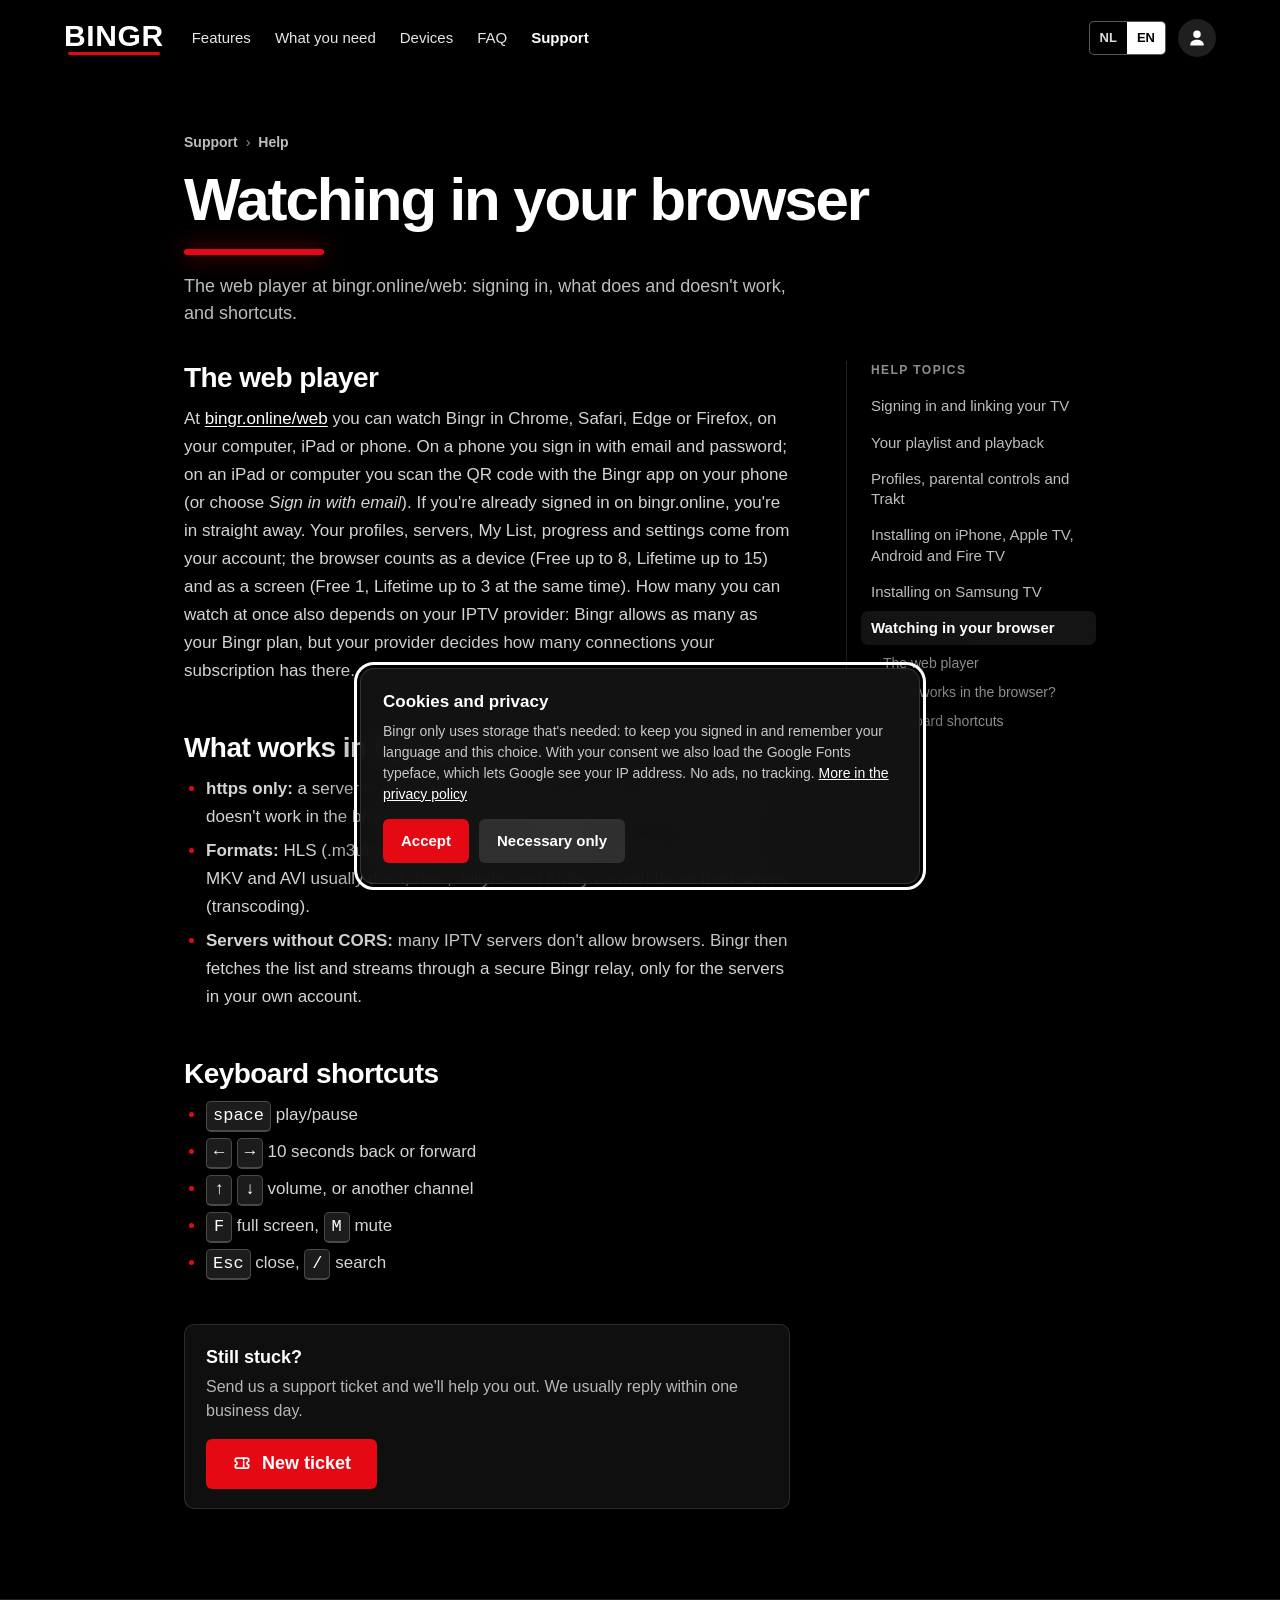
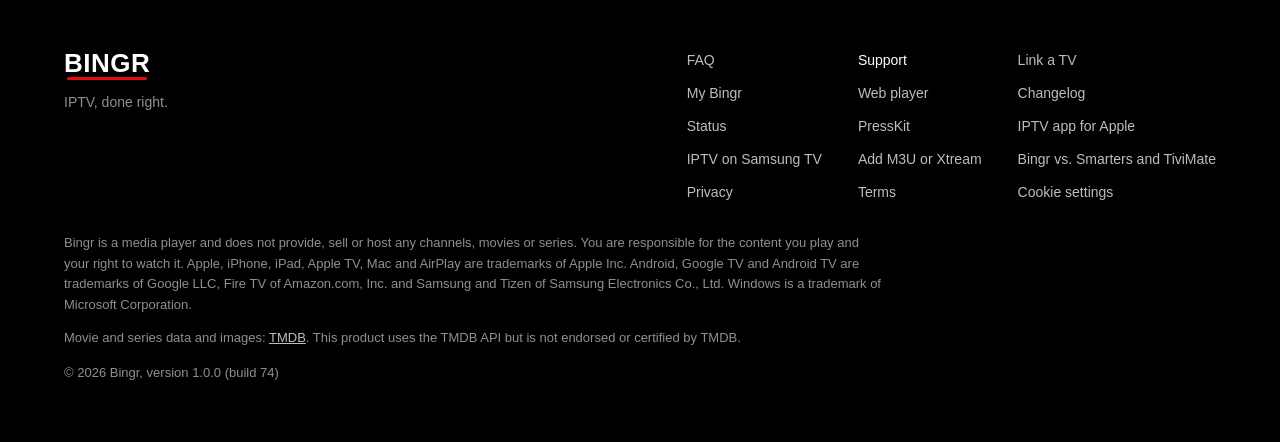
<file: site/hulp/browser/index.html>
<!doctype html>
<html lang="nl">
<head>
<meta charset="utf-8">
<meta name="viewport" content="width=device-width, initial-scale=1">
<title data-en="Watch IPTV in your browser · Bingr Support">IPTV kijken in je browser · Bingr Support</title>
<meta name="bingr-app" content="support">
<meta name="description" content="Kijk je IPTV-abonnement in Chrome, Safari, Edge of Firefox op bingr.online/web: inloggen, welke streams werken (https, HLS) en sneltoetsen." data-en="Watch your IPTV subscription in Chrome, Safari, Edge or Firefox at bingr.online/web: signing in, which streams work (https, HLS) and keyboard shortcuts.">
<!-- NL/EN: ?lang=nl en ?lang=en zijn de taalversies, zonder ?lang= de browsertaal; canonical via assets/js/site.js -->
<link rel="alternate" hreflang="nl" href="https://support.bingr.online/hulp/browser/">
<link rel="alternate" hreflang="en" href="https://support.bingr.online/hulp/browser/?lang=en">
<link rel="alternate" hreflang="x-default" href="https://support.bingr.online/hulp/browser/">
<meta property="og:type" content="website">
<meta property="og:site_name" content="Bingr Support">
<meta property="og:locale" content="nl_NL">
<meta property="og:locale:alternate" content="en_GB">
<meta property="og:title" content="IPTV kijken in je browser · Bingr Support" data-en="Watch IPTV in your browser · Bingr Support">
<meta property="og:description" content="Kijk je IPTV-abonnement in Chrome, Safari, Edge of Firefox op bingr.online/web: inloggen, welke streams werken (https, HLS) en sneltoetsen." data-en="Watch your IPTV subscription in Chrome, Safari, Edge or Firefox at bingr.online/web: signing in, which streams work (https, HLS) and keyboard shortcuts.">
<meta property="og:url" content="https://support.bingr.online/hulp/browser/">
<meta property="og:image" content="https://bingr.online/assets/img/nl/tv_home.jpg">
<meta property="og:image:width" content="1400">
<meta property="og:image:height" content="788">
<meta name="twitter:card" content="summary_large_image">
<!-- structured data (JSON-LD): geen uitvoerbaar script, valt dus niet onder script-src van de CSP -->
<script type="application/ld+json">{"@context": "https://schema.org", "@type": "BreadcrumbList", "itemListElement": [{"@type": "ListItem", "position": 1, "name": "Support", "item": "https://support.bingr.online/"}, {"@type": "ListItem", "position": 2, "name": "Hulp", "item": "https://support.bingr.online/hulp/"}, {"@type": "ListItem", "position": 3, "name": "Kijken in je browser", "item": "https://support.bingr.online/hulp/browser/"}]}</script>
<meta name="theme-color" content="#000000">
<link rel="icon" href="../../favicon.png">
<link rel="apple-touch-icon" href="../../apple-touch-icon.png">
<link rel="stylesheet" href="../../assets/css/site.css?v=2">
<link rel="stylesheet" href="../../assets/css/support.css?v=98">
<script src="../../assets/js/consent.js" data-base="https://bingr.online/"></script>
</head>
<body class="sub-page">
<nav id="nav" aria-label="Hoofdmenu">
  <div class="wrap">
    <a href="https://bingr.online/" class="logo" aria-label="Bingr">BINGR</a>
    <div class="links">
      <a href="https://bingr.online/#features" data-s="nav.features">Functies</a>
      <a href="https://bingr.online/#start" data-s="nav.start">Wat heb je nodig</a>
      <a href="https://bingr.online/#download" data-s="nav.platforms">Apparaten</a>
      <a href="https://bingr.online/#faq">FAQ</a>
      <a href="../../" aria-current="page">Support</a>
    </div>
    <div class="right">
      <div class="lang" role="group" aria-label="Language"><button type="button" data-lang="nl">NL</button><button type="button" data-lang="en">EN</button></div>
      <span data-userbtn style="display:inline-flex"></span>
    </div>
  </div>
</nav>
<main><div class="wrap mid"><div data-l="nl">
<div class="crumbs" role="navigation" aria-label="Kruimelpad"><a href="../../">Support</a><span aria-hidden="true">›</span><a href="../">Hulp</a></div>
<header class="phead"><h1 class="ttl">Kijken in je browser</h1><p class="sub">De webspeler op bingr.online/web: inloggen, wat wel en niet werkt, en sneltoetsen.</p></header>
<div class="hdoc">
<article class="prose"><h2 id="browser">De webspeler</h2><p>Op <a href="https://bingr.online/web/">bingr.online/web</a> kijk je Bingr in Chrome, Safari, Edge of Firefox, op je computer, iPad of telefoon. Op een telefoon log je in met e-mail en wachtwoord; op een iPad of computer scan je de QR-code met de Bingr-app op je telefoon (of kies je <i>Inloggen met e-mail</i>). Ben je al ingelogd op bingr.online, dan ben je meteen binnen. Je profielen, servers, Mijn lijst, voortgang en instellingen komen uit je account; de browser telt als apparaat (Gratis max. 8, Lifetime max. 15) en als scherm (Gratis 1, Lifetime tot 3 tegelijk). Hoeveel je tegelijk kunt kijken, hangt ook af van je IPTV-aanbieder: Bingr laat er zoveel toe als je abonnement bij Bingr, maar je aanbieder bepaalt hoeveel verbindingen jouw abonnement daar heeft.</p><h2 id="beperkingen">Wat werkt er in de browser?</h2><ul><li><b>Alleen https:</b> een server of stream die geen beveiligde verbinding (https) gebruikt, werkt niet in de browser. Je ziet dan een melding; kijk in dat geval in de app.</li><li><b>Formaten:</b> HLS (.m3u8), MP4/WebM en live MPEG-TS spelen in de browser. MKV en AVI meestal niet; Plex, Jellyfin en Emby zetten die zelf om (transcoderen).</li><li><b>Servers zonder CORS:</b> veel IPTV-servers staan geen browsers toe. Bingr haalt de lijst en streams dan via een beveiligde doorgeefdienst van Bingr op, alleen voor de servers in je eigen account.</li></ul><h2 id="sneltoetsen">Sneltoetsen</h2><ul><li><kbd>spatie</kbd> afspelen/pauze</li><li><kbd>←</kbd> <kbd>→</kbd> 10 seconden terug of vooruit</li><li><kbd>↑</kbd> <kbd>↓</kbd> volume, of een andere zender</li><li><kbd>F</kbd> volledig scherm, <kbd>M</kbd> geluid aan/uit</li><li><kbd>Esc</kbd> sluiten, <kbd>/</kbd> zoeken</li></ul>
<div class="ticket-cta"><div><b>Kom je er niet uit?</b><span>Stuur ons een supportticket, dan helpen we je verder. We reageren meestal binnen één werkdag.</span></div><a class="btn red" href="../../nieuw/"><svg viewBox="0 0 24 24" fill="none" stroke="currentColor" stroke-width="2" stroke-linecap="round" stroke-linejoin="round" aria-hidden="true"><path d="M4 7a2 2 0 0 1 2-2h12a2 2 0 0 1 2 2v2a2 2 0 0 0 0 4v2a2 2 0 0 1-2 2H6a2 2 0 0 1-2-2v-2a2 2 0 0 0 0-4z"/><path d="M14 5v12" stroke-dasharray="2 2"/></svg>Nieuw ticket</a></div>
</article>
<aside class="hnav" aria-label="Hulponderwerpen"><div class="hnav-t">Hulponderwerpen</div><a href="../inloggen/">Inloggen en je tv koppelen</a><a href="../afspeellijst/">Je afspeellijst en afspelen</a><a href="../profielen/">Profielen, kinderslot en Trakt</a><a href="../installeren/">Installeren op iPhone, Apple TV, Android en Fire TV</a><a href="../samsung/">Installeren op Samsung TV</a><a href="../browser/" class="on" aria-current="page">Kijken in je browser</a><div class="toc"><a href="#browser">De webspeler</a><a href="#beperkingen">Wat werkt er in de browser?</a><a href="#sneltoetsen">Sneltoetsen</a></div></aside>
</div>
</div>
<div data-l="en" hidden>
<div class="crumbs" role="navigation" aria-label="Breadcrumb"><a href="../../">Support</a><span aria-hidden="true">›</span><a href="../">Help</a></div>
<header class="phead"><h1 class="ttl">Watching in your browser</h1><p class="sub">The web player at bingr.online/web: signing in, what does and doesn't work, and shortcuts.</p></header>
<div class="hdoc">
<article class="prose"><h2 id="browser-en">The web player</h2><p>At <a href="https://bingr.online/web/">bingr.online/web</a> you can watch Bingr in Chrome, Safari, Edge or Firefox, on your computer, iPad or phone. On a phone you sign in with email and password; on an iPad or computer you scan the QR code with the Bingr app on your phone (or choose <i>Sign in with email</i>). If you're already signed in on bingr.online, you're in straight away. Your profiles, servers, My List, progress and settings come from your account; the browser counts as a device (Free up to 8, Lifetime up to 15) and as a screen (Free 1, Lifetime up to 3 at the same time). How many you can watch at once also depends on your IPTV provider: Bingr allows as many as your Bingr plan, but your provider decides how many connections your subscription has there.</p><h2 id="beperkingen-en">What works in the browser?</h2><ul><li><b>https only:</b> a server or stream that doesn't use a secure connection (https) doesn't work in the browser. You'll see a message; watch in the app instead.</li><li><b>Formats:</b> HLS (.m3u8), MP4/WebM and live MPEG-TS play in the browser. MKV and AVI usually don't; Plex, Jellyfin and Emby convert those themselves (transcoding).</li><li><b>Servers without CORS:</b> many IPTV servers don't allow browsers. Bingr then fetches the list and streams through a secure Bingr relay, only for the servers in your own account.</li></ul><h2 id="sneltoetsen-en">Keyboard shortcuts</h2><ul><li><kbd>space</kbd> play/pause</li><li><kbd>←</kbd> <kbd>→</kbd> 10 seconds back or forward</li><li><kbd>↑</kbd> <kbd>↓</kbd> volume, or another channel</li><li><kbd>F</kbd> full screen, <kbd>M</kbd> mute</li><li><kbd>Esc</kbd> close, <kbd>/</kbd> search</li></ul>
<div class="ticket-cta"><div><b>Still stuck?</b><span>Send us a support ticket and we'll help you out. We usually reply within one business day.</span></div><a class="btn red" href="../../nieuw/"><svg viewBox="0 0 24 24" fill="none" stroke="currentColor" stroke-width="2" stroke-linecap="round" stroke-linejoin="round" aria-hidden="true"><path d="M4 7a2 2 0 0 1 2-2h12a2 2 0 0 1 2 2v2a2 2 0 0 0 0 4v2a2 2 0 0 1-2 2H6a2 2 0 0 1-2-2v-2a2 2 0 0 0 0-4z"/><path d="M14 5v12" stroke-dasharray="2 2"/></svg>New ticket</a></div>
</article>
<aside class="hnav" aria-label="Help topics"><div class="hnav-t">Help topics</div><a href="../inloggen/">Signing in and linking your TV</a><a href="../afspeellijst/">Your playlist and playback</a><a href="../profielen/">Profiles, parental controls and Trakt</a><a href="../installeren/">Installing on iPhone, Apple TV, Android and Fire TV</a><a href="../samsung/">Installing on Samsung TV</a><a href="../browser/" class="on" aria-current="page">Watching in your browser</a><div class="toc"><a href="#browser-en">The web player</a><a href="#beperkingen-en">What works in the browser?</a><a href="#sneltoetsen-en">Keyboard shortcuts</a></div></aside>
</div>
</div></div></main>
<footer>
  <div class="wrap">
    <div class="top">
      <div><a href="https://bingr.online/" class="logo">BINGR</a><div style="margin-top:12px" data-s="foot.tag">IPTV zoals het hoort.</div></div>
      <div class="flinks">
        <a href="https://bingr.online/#faq">FAQ</a>
        <a href="../../" aria-current="page">Support</a>
        <a href="https://bingr.online/koppelen/" data-s="foot.pair">Tv koppelen</a>
        <a href="https://bingr.online/account/" data-s="foot.account">Mijn Bingr</a>
        <a href="https://bingr.online/web/" data-s="foot.web">Webspeler</a>
        <a href="https://bingr.online/changelog/">Changelog</a>
        <a href="https://bingr.online/status/">Status</a>
        <a href="https://bingr.online/presskit">PressKit</a>
        <a href="https://bingr.online/iptv-app/" data-s="foot.iptvapp">IPTV-app voor Apple</a>
        <a href="https://bingr.online/iptv-samsung-tv/" data-s="foot.samsung">IPTV op Samsung TV</a>
        <a href="https://bingr.online/m3u-xtream-toevoegen/" data-s="foot.m3u">M3U of Xtream toevoegen</a>
        <a href="https://bingr.online/vergelijking/" data-s="foot.compare">Bingr vs. Smarters en TiviMate</a>
        <a href="https://bingr.online/privacy.html" data-s="foot.privacy">Privacy</a>
        <a href="https://bingr.online/voorwaarden/" data-s="foot.terms">Voorwaarden</a>
        <a href="#" data-consent-link onclick="BingrConsent.open();return false" data-s="foot.cookies">Cookie-instellingen</a>
      </div>
    </div>
    <p class="disc" data-s="foot.disc">Bingr is een mediaspeler en levert, verkoopt of host geen zenders, films of series. Je bent zelf verantwoordelijk voor de content die je afspeelt en het recht om die te bekijken. Apple, iPhone, iPad, Apple TV, Mac en AirPlay zijn handelsmerken van Apple Inc. Android, Google TV en Android TV zijn handelsmerken van Google LLC, Fire TV van Amazon.com, Inc. en Samsung en Tizen van Samsung Electronics Co., Ltd. Windows is een handelsmerk van Microsoft Corporation.</p>
    <p class="disc tmdb" data-s="foot.tmdb">Film- en seriegegevens en afbeeldingen: <a href="https://www.themoviedb.org" rel="noopener">TMDB</a>. Dit product gebruikt de TMDB API maar is niet goedgekeurd of gecertificeerd door TMDB.</p>
    <p class="copy">© <span id="yr">2026</span> Bingr, <span data-s="foot.version">versie</span> <span data-build></span></p>
  </div>
</footer>
<script src="../../assets/js/site.js?v=4" data-base="../../"></script>
<script src="../../assets/js/page.js?v=1" data-title-en="Watch IPTV in your browser · Bingr Support" data-anchors-en></script>
<script src="../../assets/js/userbtn.js?v=146" data-base="https://bingr.online/"></script>
</body>
</html>
</file>
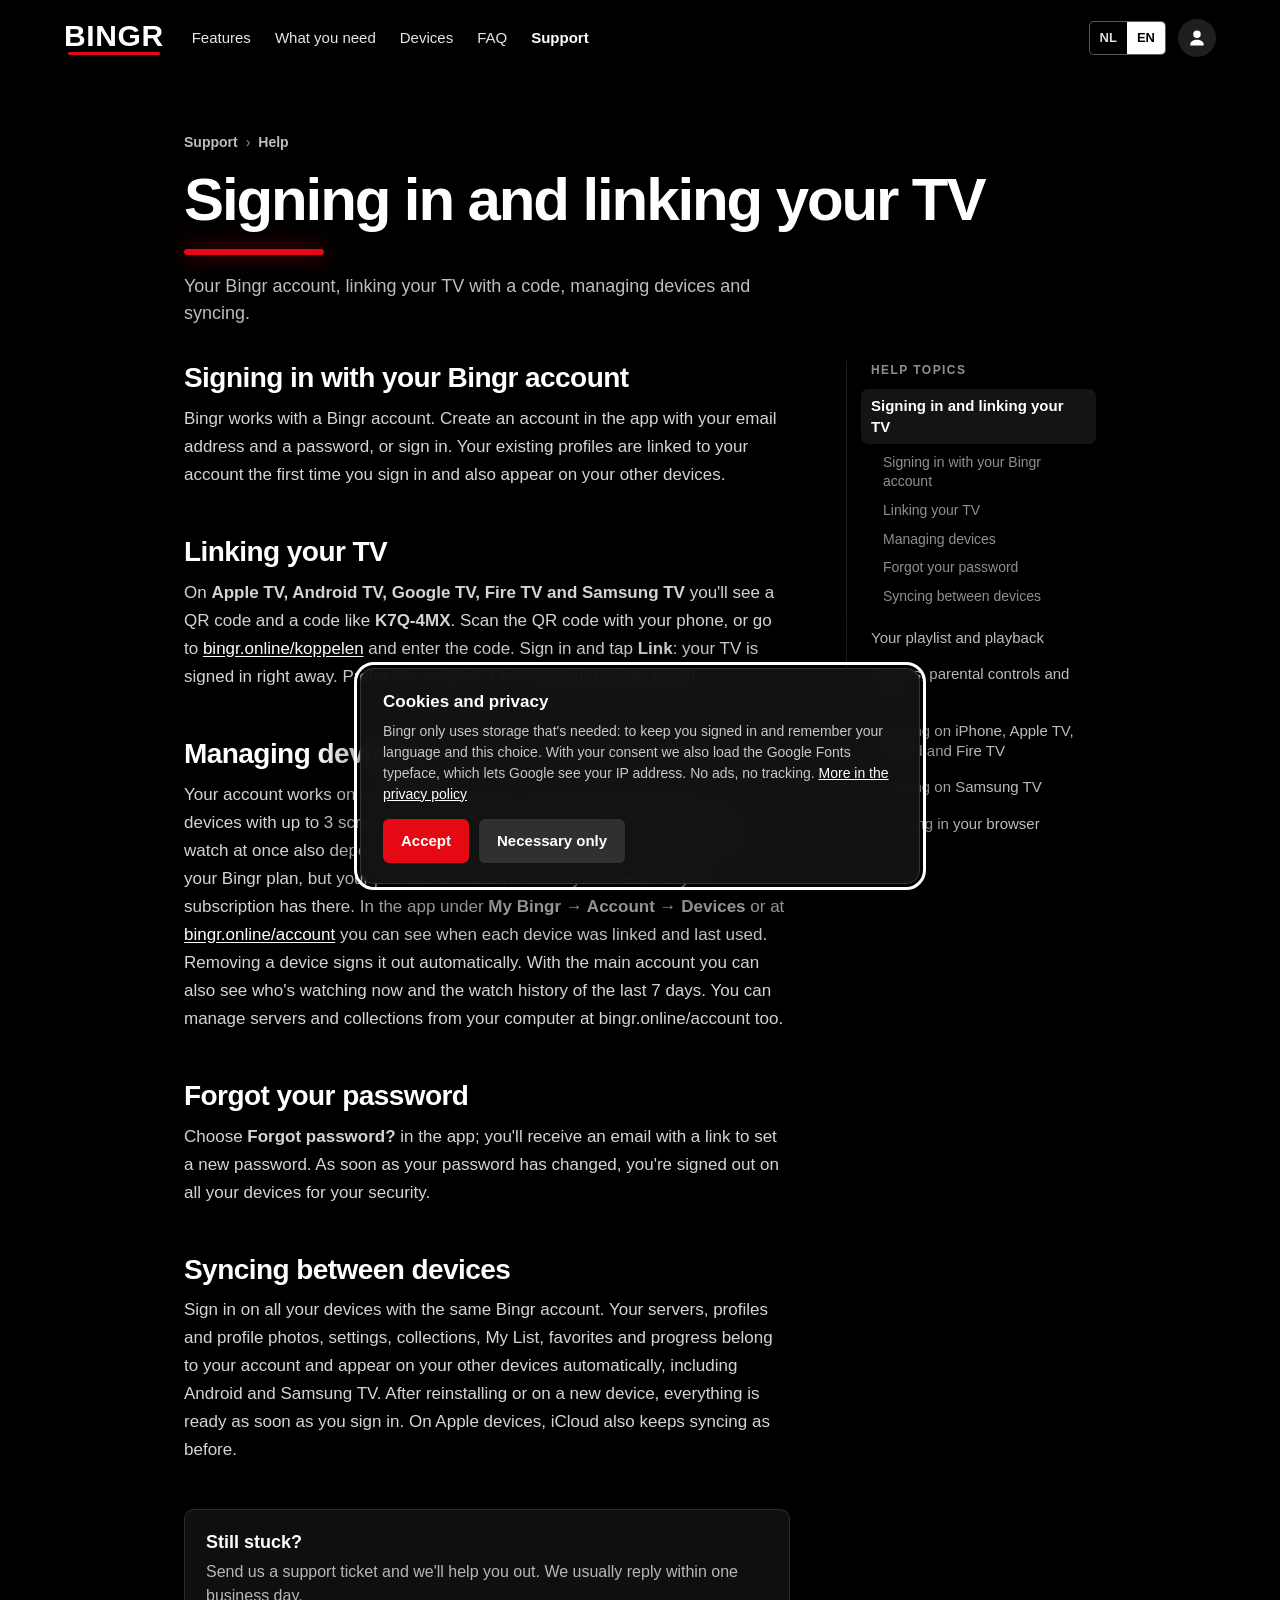
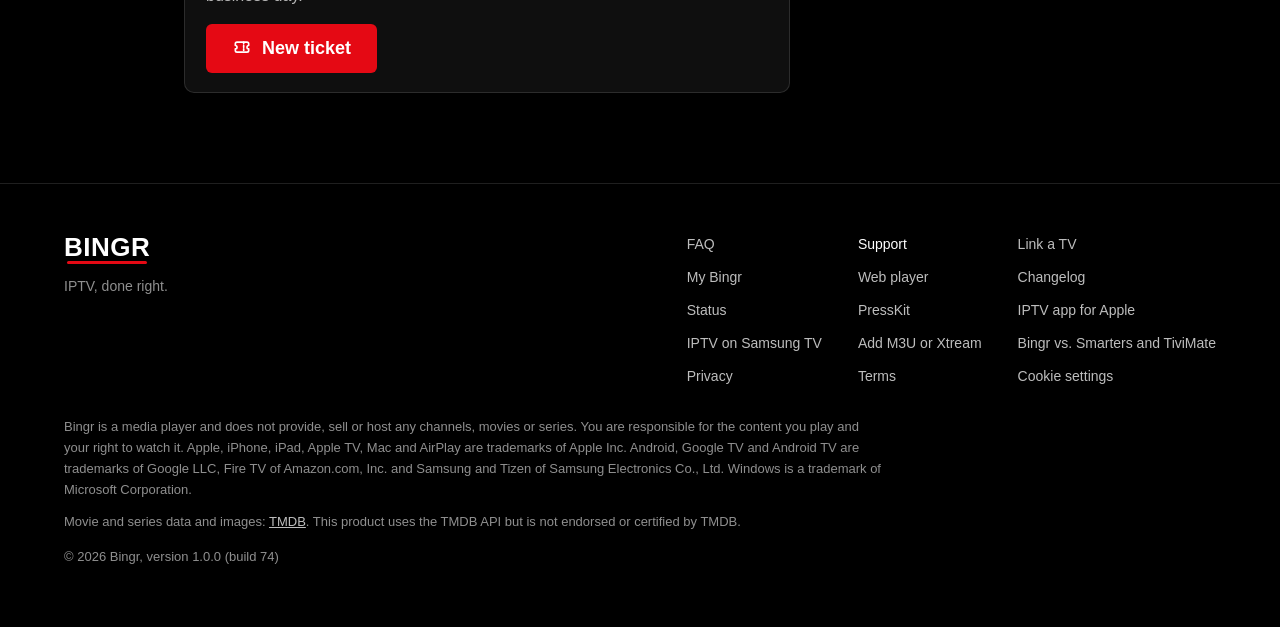
<file: site/hulp/inloggen/index.html>
<!doctype html>
<html lang="nl">
<head>
<meta charset="utf-8">
<meta name="viewport" content="width=device-width, initial-scale=1">
<title data-en="Signing in and linking your TV · Bingr Support">Inloggen en je tv koppelen · Bingr Support</title>
<meta name="bingr-app" content="support">
<meta name="description" content="Inloggen met je Bingr-account, je tv koppelen met een QR-code of code, apparaten beheren, wachtwoord vergeten en synchroniseren tussen apparaten." data-en="Signing in with your Bingr account, linking your TV with a QR code or code, managing devices, resetting your password and syncing between devices.">
<!-- NL/EN: ?lang=nl en ?lang=en zijn de taalversies, zonder ?lang= de browsertaal; canonical via assets/js/site.js -->
<link rel="alternate" hreflang="nl" href="https://support.bingr.online/hulp/inloggen/">
<link rel="alternate" hreflang="en" href="https://support.bingr.online/hulp/inloggen/?lang=en">
<link rel="alternate" hreflang="x-default" href="https://support.bingr.online/hulp/inloggen/">
<meta property="og:type" content="website">
<meta property="og:site_name" content="Bingr Support">
<meta property="og:locale" content="nl_NL">
<meta property="og:locale:alternate" content="en_GB">
<meta property="og:title" content="Inloggen en je tv koppelen · Bingr Support" data-en="Signing in and linking your TV · Bingr Support">
<meta property="og:description" content="Inloggen met je Bingr-account, je tv koppelen met een QR-code of code, apparaten beheren, wachtwoord vergeten en synchroniseren tussen apparaten." data-en="Signing in with your Bingr account, linking your TV with a QR code or code, managing devices, resetting your password and syncing between devices.">
<meta property="og:url" content="https://support.bingr.online/hulp/inloggen/">
<meta property="og:image" content="https://bingr.online/assets/img/nl/tv_home.jpg">
<meta property="og:image:width" content="1400">
<meta property="og:image:height" content="788">
<meta name="twitter:card" content="summary_large_image">
<!-- structured data (JSON-LD): geen uitvoerbaar script, valt dus niet onder script-src van de CSP -->
<script type="application/ld+json">{"@context": "https://schema.org", "@type": "BreadcrumbList", "itemListElement": [{"@type": "ListItem", "position": 1, "name": "Support", "item": "https://support.bingr.online/"}, {"@type": "ListItem", "position": 2, "name": "Hulp", "item": "https://support.bingr.online/hulp/"}, {"@type": "ListItem", "position": 3, "name": "Inloggen en je tv koppelen", "item": "https://support.bingr.online/hulp/inloggen/"}]}</script>
<meta name="theme-color" content="#000000">
<link rel="icon" href="../../favicon.png">
<link rel="apple-touch-icon" href="../../apple-touch-icon.png">
<link rel="stylesheet" href="../../assets/css/site.css?v=2">
<link rel="stylesheet" href="../../assets/css/support.css?v=98">
<script src="../../assets/js/consent.js" data-base="https://bingr.online/"></script>
</head>
<body class="sub-page">
<nav id="nav" aria-label="Hoofdmenu">
  <div class="wrap">
    <a href="https://bingr.online/" class="logo" aria-label="Bingr">BINGR</a>
    <div class="links">
      <a href="https://bingr.online/#features" data-s="nav.features">Functies</a>
      <a href="https://bingr.online/#start" data-s="nav.start">Wat heb je nodig</a>
      <a href="https://bingr.online/#download" data-s="nav.platforms">Apparaten</a>
      <a href="https://bingr.online/#faq">FAQ</a>
      <a href="../../" aria-current="page">Support</a>
    </div>
    <div class="right">
      <div class="lang" role="group" aria-label="Language"><button type="button" data-lang="nl">NL</button><button type="button" data-lang="en">EN</button></div>
      <span data-userbtn style="display:inline-flex"></span>
    </div>
  </div>
</nav>
<main><div class="wrap mid"><div data-l="nl">
<div class="crumbs" role="navigation" aria-label="Kruimelpad"><a href="../../">Support</a><span aria-hidden="true">›</span><a href="../">Hulp</a></div>
<header class="phead"><h1 class="ttl">Inloggen en je tv koppelen</h1><p class="sub">Je Bingr-account, je tv koppelen met een code, apparaten beheren en synchroniseren.</p></header>
<div class="hdoc">
<article class="prose"><h2 id="account">Inloggen met je Bingr-account</h2><p>Bingr werkt met een Bingr-account. Maak in de app een account met je e-mailadres en een wachtwoord, of log in. Je bestaande profielen worden bij de eerste keer inloggen aan je account gekoppeld en verschijnen ook op je andere apparaten.</p><h2 id="koppelen">Je tv koppelen</h2><p>Op <b>Apple TV, Android TV, Google TV, Fire TV en Samsung TV</b> zie je een QR-code en een code als <b>K7Q-4MX</b>. Scan de QR-code met je telefoon, of ga naar <a href="https://bingr.online/koppelen/">bingr.online/koppelen</a> en vul de code in. Log in en tik op <b>Koppelen</b>: je tv is meteen ingelogd. Liever met de afstandsbediening? Kies <b>Inloggen met e-mail</b>.</p><h2 id="apparaten">Apparaten beheren</h2><p>Je account werkt op maximaal 8 apparaten met 1 scherm tegelijk (Gratis), of 15 apparaten met tot 3 schermen tegelijk (Lifetime). Hoeveel je tegelijk kunt kijken, hangt ook af van je IPTV-aanbieder: Bingr laat er zoveel toe als je abonnement bij Bingr, maar je aanbieder bepaalt hoeveel verbindingen jouw abonnement daar heeft. In de app onder <b>Mijn Bingr → Account → Apparaten</b> of op <a href="https://bingr.online/account/">bingr.online/account</a> zie je per apparaat wanneer het gekoppeld en voor het laatst gebruikt is. Verwijder je een apparaat, dan wordt het automatisch uitgelogd. Met het hoofdaccount zie je daar ook wie er nu kijkt en de kijkgeschiedenis van de afgelopen 7 dagen. Servers en collecties beheer je ook vanaf je computer op bingr.online/account.</p><h2 id="wachtwoord">Wachtwoord vergeten</h2><p>Kies in de app <b>Wachtwoord vergeten?</b>; je krijgt een e-mail met een link om een nieuw wachtwoord in te stellen. Zodra je wachtwoord gewijzigd is, word je voor je veiligheid op al je apparaten uitgelogd.</p><h2 id="sync">Synchroniseren tussen apparaten</h2><p>Log op al je apparaten in met hetzelfde Bingr-account. Je servers, profielen en profielfoto's, instellingen, collecties, Mijn lijst, favorieten en voortgang staan bij je account en verschijnen vanzelf op je andere apparaten, ook op Android en Samsung TV. Na opnieuw installeren of op een nieuw apparaat staat alles weer klaar zodra je inlogt. Op Apple-apparaten synchroniseert iCloud daarnaast zoals altijd.</p>
<div class="ticket-cta"><div><b>Kom je er niet uit?</b><span>Stuur ons een supportticket, dan helpen we je verder. We reageren meestal binnen één werkdag.</span></div><a class="btn red" href="../../nieuw/"><svg viewBox="0 0 24 24" fill="none" stroke="currentColor" stroke-width="2" stroke-linecap="round" stroke-linejoin="round" aria-hidden="true"><path d="M4 7a2 2 0 0 1 2-2h12a2 2 0 0 1 2 2v2a2 2 0 0 0 0 4v2a2 2 0 0 1-2 2H6a2 2 0 0 1-2-2v-2a2 2 0 0 0 0-4z"/><path d="M14 5v12" stroke-dasharray="2 2"/></svg>Nieuw ticket</a></div>
</article>
<aside class="hnav" aria-label="Hulponderwerpen"><div class="hnav-t">Hulponderwerpen</div><a href="../inloggen/" class="on" aria-current="page">Inloggen en je tv koppelen</a><div class="toc"><a href="#account">Inloggen met je Bingr-account</a><a href="#koppelen">Je tv koppelen</a><a href="#apparaten">Apparaten beheren</a><a href="#wachtwoord">Wachtwoord vergeten</a><a href="#sync">Synchroniseren tussen apparaten</a></div><a href="../afspeellijst/">Je afspeellijst en afspelen</a><a href="../profielen/">Profielen, kinderslot en Trakt</a><a href="../installeren/">Installeren op iPhone, Apple TV, Android en Fire TV</a><a href="../samsung/">Installeren op Samsung TV</a><a href="../browser/">Kijken in je browser</a></aside>
</div>
</div>
<div data-l="en" hidden>
<div class="crumbs" role="navigation" aria-label="Breadcrumb"><a href="../../">Support</a><span aria-hidden="true">›</span><a href="../">Help</a></div>
<header class="phead"><h1 class="ttl">Signing in and linking your TV</h1><p class="sub">Your Bingr account, linking your TV with a code, managing devices and syncing.</p></header>
<div class="hdoc">
<article class="prose"><h2 id="account-en">Signing in with your Bingr account</h2><p>Bingr works with a Bingr account. Create an account in the app with your email address and a password, or sign in. Your existing profiles are linked to your account the first time you sign in and also appear on your other devices.</p><h2 id="koppelen-en">Linking your TV</h2><p>On <b>Apple TV, Android TV, Google TV, Fire TV and Samsung TV</b> you'll see a QR code and a code like <b>K7Q-4MX</b>. Scan the QR code with your phone, or go to <a href="https://bingr.online/koppelen/">bingr.online/koppelen</a> and enter the code. Sign in and tap <b>Link</b>: your TV is signed in right away. Prefer the remote? Choose <b>Sign in with email</b>.</p><h2 id="apparaten-en">Managing devices</h2><p>Your account works on up to 8 devices with 1 screen at a time (Free), or 15 devices with up to 3 screens at the same time (Lifetime). How many you can watch at once also depends on your IPTV provider: Bingr allows as many as your Bingr plan, but your provider decides how many connections your subscription has there. In the app under <b>My Bingr → Account → Devices</b> or at <a href="https://bingr.online/account/">bingr.online/account</a> you can see when each device was linked and last used. Removing a device signs it out automatically. With the main account you can also see who's watching now and the watch history of the last 7 days. You can manage servers and collections from your computer at bingr.online/account too.</p><h2 id="wachtwoord-en">Forgot your password</h2><p>Choose <b>Forgot password?</b> in the app; you'll receive an email with a link to set a new password. As soon as your password has changed, you're signed out on all your devices for your security.</p><h2 id="sync-en">Syncing between devices</h2><p>Sign in on all your devices with the same Bingr account. Your servers, profiles and profile photos, settings, collections, My List, favorites and progress belong to your account and appear on your other devices automatically, including Android and Samsung TV. After reinstalling or on a new device, everything is ready as soon as you sign in. On Apple devices, iCloud also keeps syncing as before.</p>
<div class="ticket-cta"><div><b>Still stuck?</b><span>Send us a support ticket and we'll help you out. We usually reply within one business day.</span></div><a class="btn red" href="../../nieuw/"><svg viewBox="0 0 24 24" fill="none" stroke="currentColor" stroke-width="2" stroke-linecap="round" stroke-linejoin="round" aria-hidden="true"><path d="M4 7a2 2 0 0 1 2-2h12a2 2 0 0 1 2 2v2a2 2 0 0 0 0 4v2a2 2 0 0 1-2 2H6a2 2 0 0 1-2-2v-2a2 2 0 0 0 0-4z"/><path d="M14 5v12" stroke-dasharray="2 2"/></svg>New ticket</a></div>
</article>
<aside class="hnav" aria-label="Help topics"><div class="hnav-t">Help topics</div><a href="../inloggen/" class="on" aria-current="page">Signing in and linking your TV</a><div class="toc"><a href="#account-en">Signing in with your Bingr account</a><a href="#koppelen-en">Linking your TV</a><a href="#apparaten-en">Managing devices</a><a href="#wachtwoord-en">Forgot your password</a><a href="#sync-en">Syncing between devices</a></div><a href="../afspeellijst/">Your playlist and playback</a><a href="../profielen/">Profiles, parental controls and Trakt</a><a href="../installeren/">Installing on iPhone, Apple TV, Android and Fire TV</a><a href="../samsung/">Installing on Samsung TV</a><a href="../browser/">Watching in your browser</a></aside>
</div>
</div></div></main>
<footer>
  <div class="wrap">
    <div class="top">
      <div><a href="https://bingr.online/" class="logo">BINGR</a><div style="margin-top:12px" data-s="foot.tag">IPTV zoals het hoort.</div></div>
      <div class="flinks">
        <a href="https://bingr.online/#faq">FAQ</a>
        <a href="../../" aria-current="page">Support</a>
        <a href="https://bingr.online/koppelen/" data-s="foot.pair">Tv koppelen</a>
        <a href="https://bingr.online/account/" data-s="foot.account">Mijn Bingr</a>
        <a href="https://bingr.online/web/" data-s="foot.web">Webspeler</a>
        <a href="https://bingr.online/changelog/">Changelog</a>
        <a href="https://bingr.online/status/">Status</a>
        <a href="https://bingr.online/presskit">PressKit</a>
        <a href="https://bingr.online/iptv-app/" data-s="foot.iptvapp">IPTV-app voor Apple</a>
        <a href="https://bingr.online/iptv-samsung-tv/" data-s="foot.samsung">IPTV op Samsung TV</a>
        <a href="https://bingr.online/m3u-xtream-toevoegen/" data-s="foot.m3u">M3U of Xtream toevoegen</a>
        <a href="https://bingr.online/vergelijking/" data-s="foot.compare">Bingr vs. Smarters en TiviMate</a>
        <a href="https://bingr.online/privacy.html" data-s="foot.privacy">Privacy</a>
        <a href="https://bingr.online/voorwaarden/" data-s="foot.terms">Voorwaarden</a>
        <a href="#" data-consent-link onclick="BingrConsent.open();return false" data-s="foot.cookies">Cookie-instellingen</a>
      </div>
    </div>
    <p class="disc" data-s="foot.disc">Bingr is een mediaspeler en levert, verkoopt of host geen zenders, films of series. Je bent zelf verantwoordelijk voor de content die je afspeelt en het recht om die te bekijken. Apple, iPhone, iPad, Apple TV, Mac en AirPlay zijn handelsmerken van Apple Inc. Android, Google TV en Android TV zijn handelsmerken van Google LLC, Fire TV van Amazon.com, Inc. en Samsung en Tizen van Samsung Electronics Co., Ltd. Windows is een handelsmerk van Microsoft Corporation.</p>
    <p class="disc tmdb" data-s="foot.tmdb">Film- en seriegegevens en afbeeldingen: <a href="https://www.themoviedb.org" rel="noopener">TMDB</a>. Dit product gebruikt de TMDB API maar is niet goedgekeurd of gecertificeerd door TMDB.</p>
    <p class="copy">© <span id="yr">2026</span> Bingr, <span data-s="foot.version">versie</span> <span data-build></span></p>
  </div>
</footer>
<script src="../../assets/js/site.js?v=4" data-base="../../"></script>
<script src="../../assets/js/page.js?v=1" data-title-en="Signing in and linking your TV · Bingr Support" data-anchors-en></script>
<script src="../../assets/js/userbtn.js?v=146" data-base="https://bingr.online/"></script>
</body>
</html>
</file>
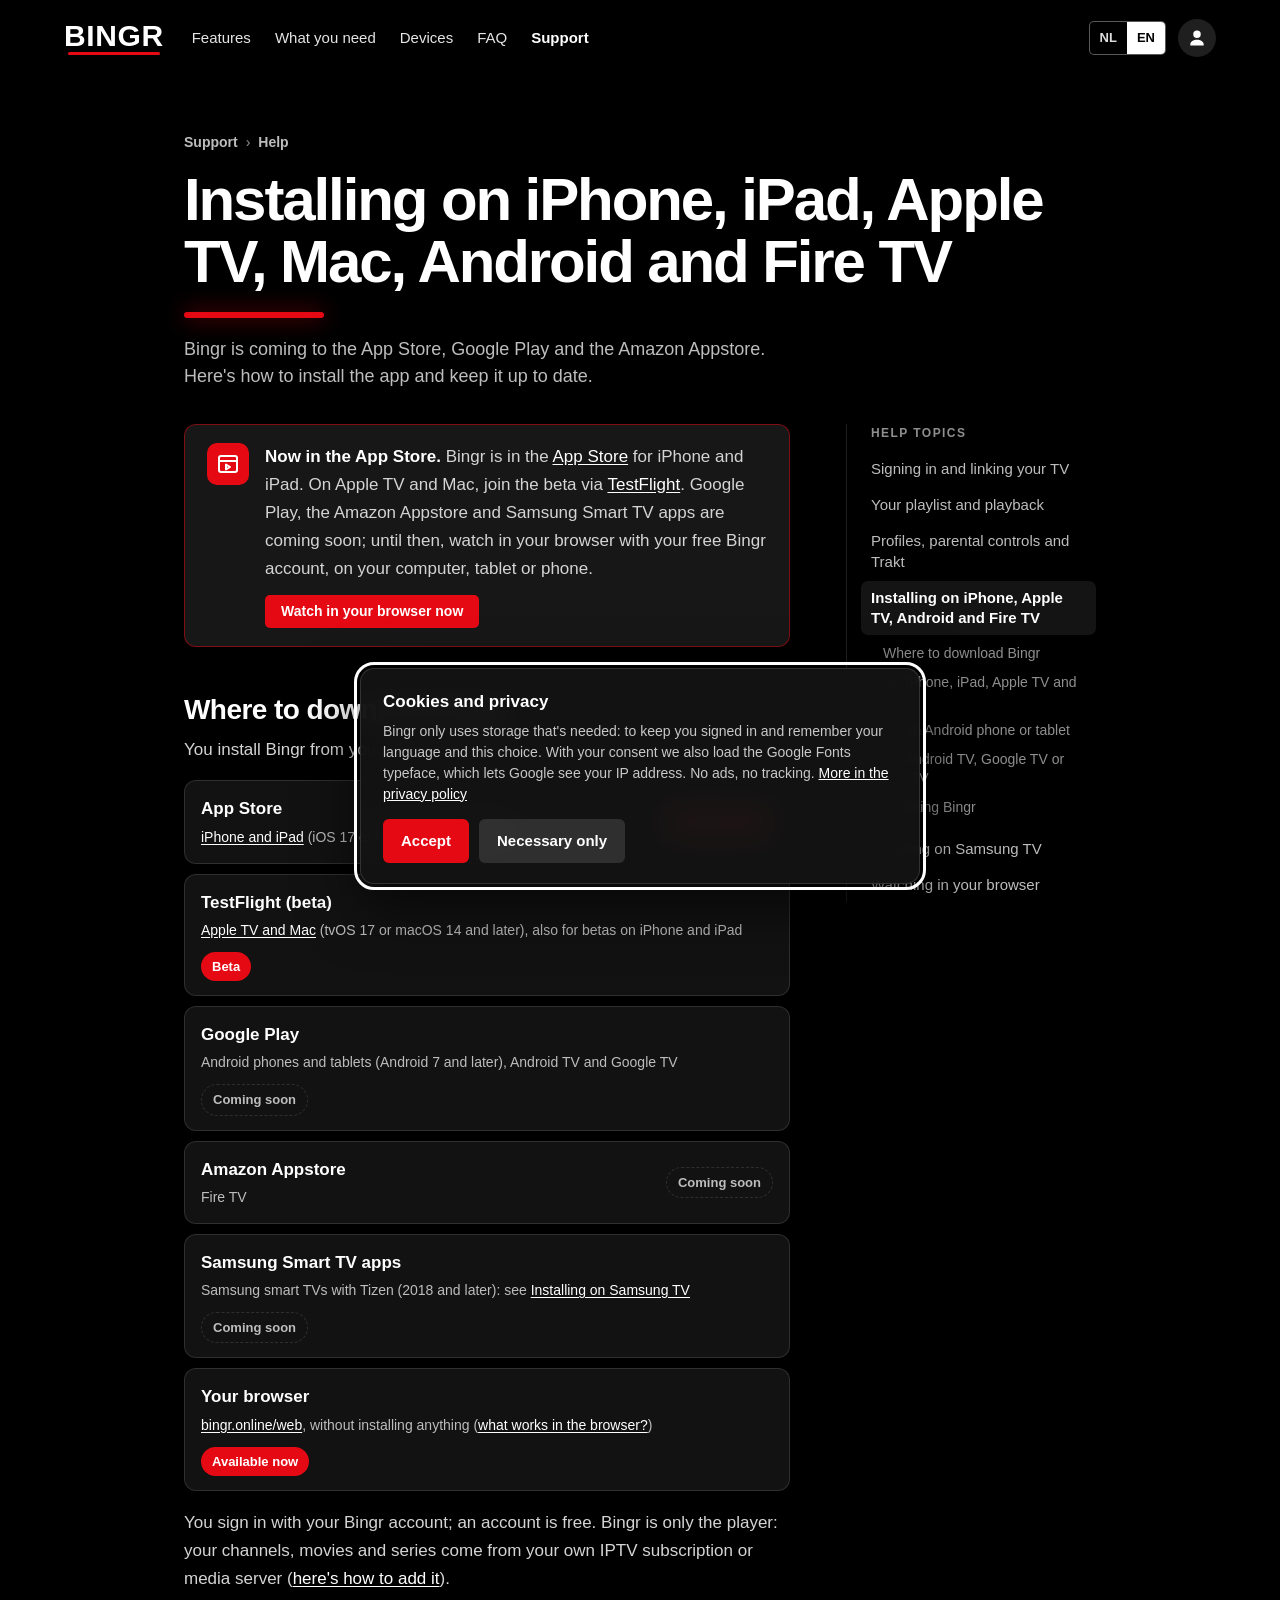
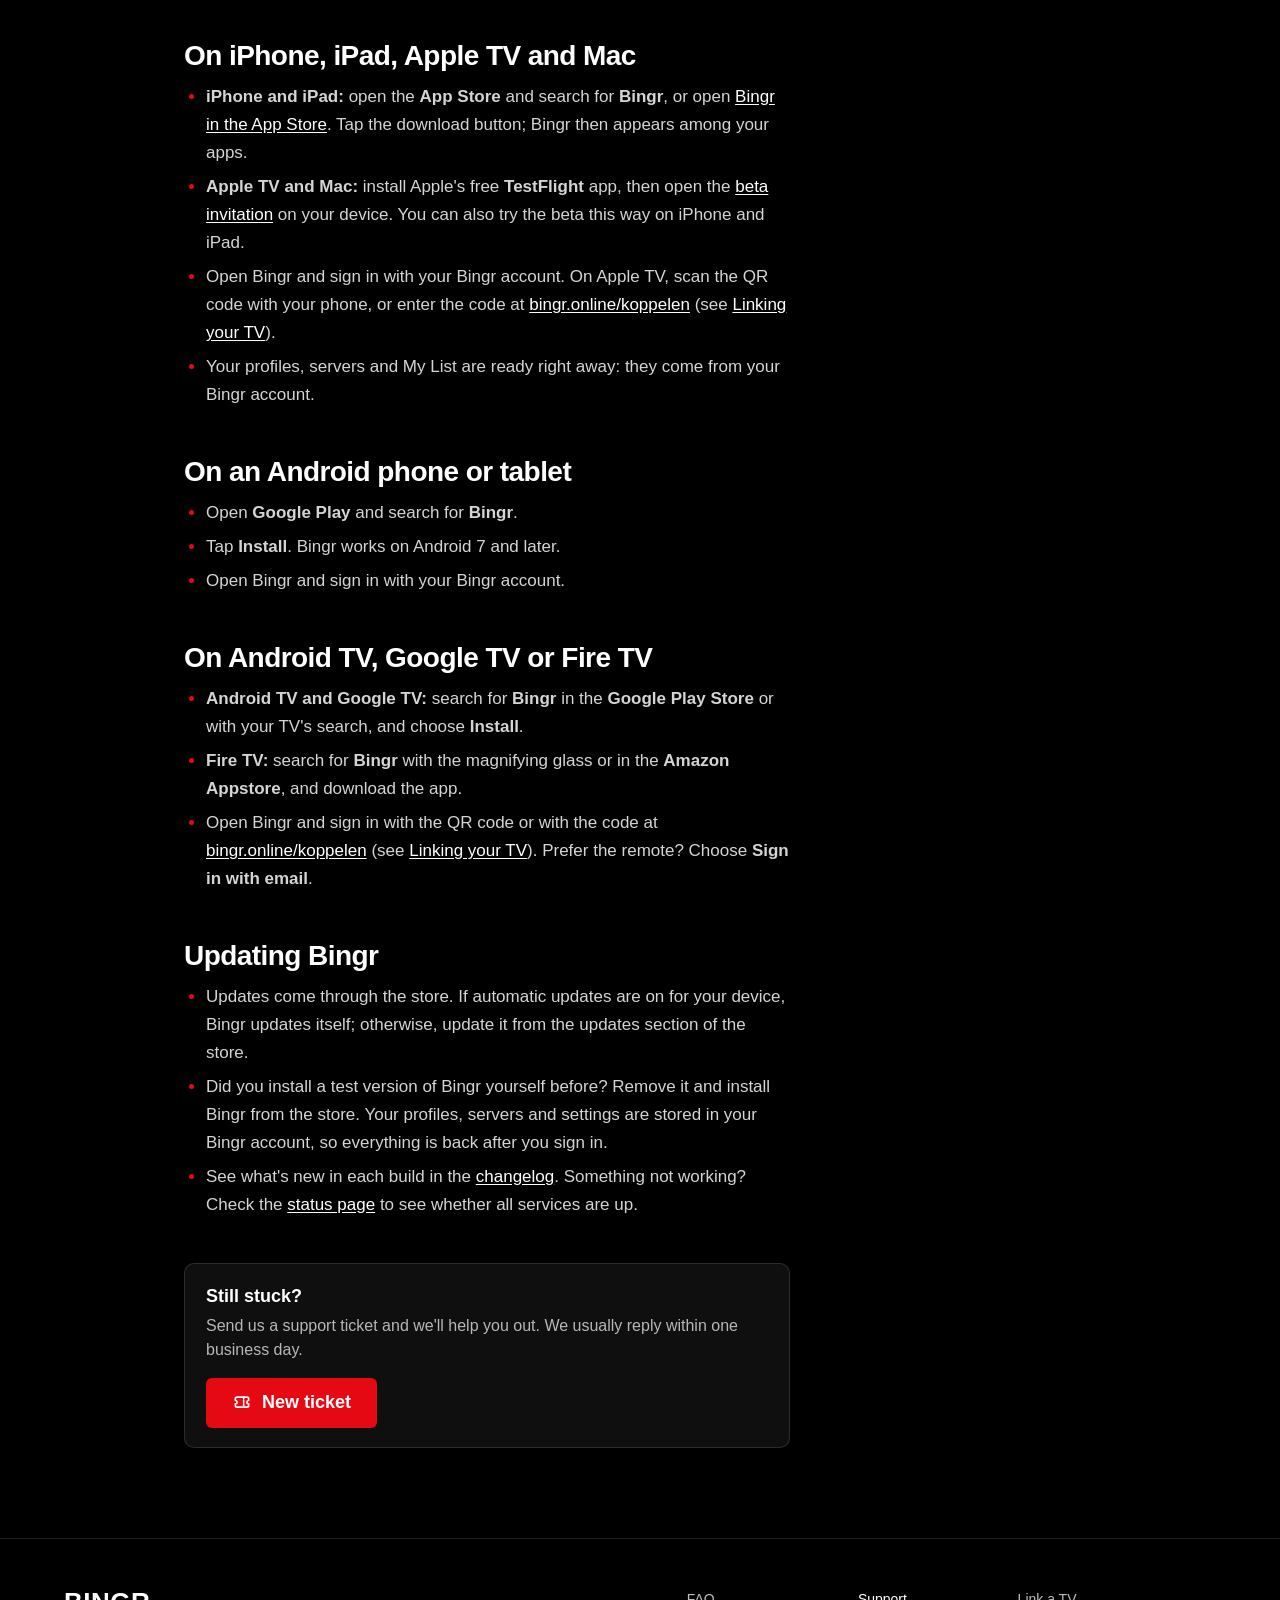
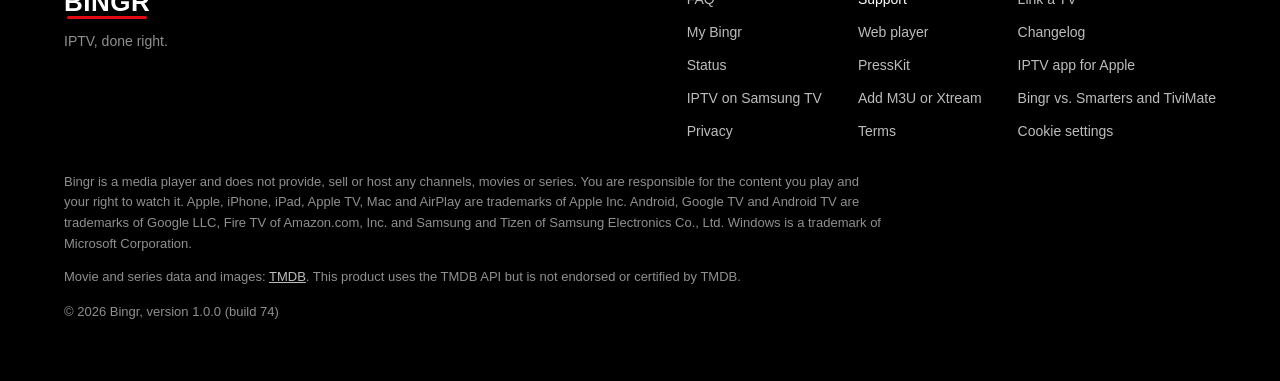
<file: site/hulp/installeren/index.html>
<!doctype html>
<html lang="nl">
<head>
<meta charset="utf-8">
<meta name="viewport" content="width=device-width, initial-scale=1">
<title data-en="Install Bingr on Apple TV, iPhone, Android and Fire TV">Bingr installeren op Apple TV, iPhone, Android en Fire TV</title>
<meta name="bingr-app" content="support">
<meta name="description" content="Bingr installeren uit de App Store, Google Play of de Amazon Appstore op iPhone, iPad, Apple TV, Mac, Android, Google TV en Fire TV, en bijwerken." data-en="Install Bingr from the App Store, Google Play or the Amazon Appstore on iPhone, iPad, Apple TV, Mac, Android, Google TV and Fire TV, and keep it updated.">
<!-- NL/EN: ?lang=nl en ?lang=en zijn de taalversies, zonder ?lang= de browsertaal; canonical via assets/js/site.js -->
<link rel="alternate" hreflang="nl" href="https://support.bingr.online/hulp/installeren/">
<link rel="alternate" hreflang="en" href="https://support.bingr.online/hulp/installeren/?lang=en">
<link rel="alternate" hreflang="x-default" href="https://support.bingr.online/hulp/installeren/">
<meta property="og:type" content="website">
<meta property="og:site_name" content="Bingr Support">
<meta property="og:locale" content="nl_NL">
<meta property="og:locale:alternate" content="en_GB">
<meta property="og:title" content="Bingr installeren op Apple TV, iPhone, Android en Fire TV" data-en="Install Bingr on Apple TV, iPhone, Android and Fire TV">
<meta property="og:description" content="Bingr installeren uit de App Store, Google Play of de Amazon Appstore op iPhone, iPad, Apple TV, Mac, Android, Google TV en Fire TV, en bijwerken." data-en="Install Bingr from the App Store, Google Play or the Amazon Appstore on iPhone, iPad, Apple TV, Mac, Android, Google TV and Fire TV, and keep it updated.">
<meta property="og:url" content="https://support.bingr.online/hulp/installeren/">
<meta property="og:image" content="https://bingr.online/assets/img/nl/tv_home.jpg">
<meta property="og:image:width" content="1400">
<meta property="og:image:height" content="788">
<meta name="twitter:card" content="summary_large_image">
<!-- structured data (JSON-LD): geen uitvoerbaar script, valt dus niet onder script-src van de CSP -->
<script type="application/ld+json">{"@context": "https://schema.org", "@type": "BreadcrumbList", "itemListElement": [{"@type": "ListItem", "position": 1, "name": "Support", "item": "https://support.bingr.online/"}, {"@type": "ListItem", "position": 2, "name": "Hulp", "item": "https://support.bingr.online/hulp/"}, {"@type": "ListItem", "position": 3, "name": "Installeren op iPhone, Apple TV, Android en Fire TV", "item": "https://support.bingr.online/hulp/installeren/"}]}</script>
<meta name="theme-color" content="#000000">
<link rel="icon" href="../../favicon.png">
<link rel="apple-touch-icon" href="../../apple-touch-icon.png">
<link rel="stylesheet" href="../../assets/css/site.css?v=2">
<link rel="stylesheet" href="../../assets/css/support.css?v=98">
<script src="../../assets/js/consent.js" data-base="https://bingr.online/"></script>
</head>
<body class="sub-page">
<nav id="nav" aria-label="Hoofdmenu">
  <div class="wrap">
    <a href="https://bingr.online/" class="logo" aria-label="Bingr">BINGR</a>
    <div class="links">
      <a href="https://bingr.online/#features" data-s="nav.features">Functies</a>
      <a href="https://bingr.online/#start" data-s="nav.start">Wat heb je nodig</a>
      <a href="https://bingr.online/#download" data-s="nav.platforms">Apparaten</a>
      <a href="https://bingr.online/#faq">FAQ</a>
      <a href="../../" aria-current="page">Support</a>
    </div>
    <div class="right">
      <div class="lang" role="group" aria-label="Language"><button type="button" data-lang="nl">NL</button><button type="button" data-lang="en">EN</button></div>
      <span data-userbtn style="display:inline-flex"></span>
    </div>
  </div>
</nav>
<main><div class="wrap mid"><div data-l="nl">
<div class="crumbs" role="navigation" aria-label="Kruimelpad"><a href="../../">Support</a><span aria-hidden="true">›</span><a href="../">Hulp</a></div>
<header class="phead"><h1 class="ttl">Installeren op iPhone, iPad, Apple TV, Mac, Android en Fire TV</h1><p class="sub">Bingr komt in de App Store, Google Play en de Amazon Appstore. Zo installeer je de app en houd je hem bij.</p></header>
<div class="hdoc">
<article class="prose"><div class="need soon" role="note"><span class="ic" aria-hidden="true"><svg viewBox="0 0 24 24" fill="none" stroke="currentColor" stroke-width="2" stroke-linecap="round" stroke-linejoin="round"><rect x="3" y="4" width="18" height="16" rx="2"/><path d="M3 9h18"/><path d="M10 12.5v5l4-2.5z"/></svg></span><div><p><b>Nu in de App Store.</b> Bingr staat in de <a href="https://apps.apple.com/nl/app/bingr/id6821401598" rel="noopener">App Store</a> voor iPhone en iPad. Op Apple TV en Mac doe je mee met de bèta via <a href="https://testflight.apple.com/join/JW915fdA" rel="noopener">TestFlight</a>. Google Play, de Amazon Appstore en de Samsung Smart TV-apps volgen binnenkort; tot die tijd kijk je met je gratis Bingr-account in je browser, op je computer, tablet of telefoon.</p><p class="acts"><a class="btn red sm" href="https://bingr.online/web/">Kijk nu al in je browser</a></p></div></div><h2 id="installeren">Waar download je Bingr?</h2><p>Je installeert Bingr uit de store van je apparaat:</p><ul class="stores"><li><span><b>App Store</b><small><a href="https://apps.apple.com/nl/app/bingr/id6821401598" rel="noopener">iPhone en iPad</a> (iOS 17 of iPadOS 17 en nieuwer)</small></span><span class="tag now">Nu beschikbaar</span></li><li><span><b>TestFlight (bèta)</b><small><a href="https://testflight.apple.com/join/JW915fdA" rel="noopener">Apple TV en Mac</a> (tvOS 17 of macOS 14 en nieuwer), ook voor bèta's op iPhone en iPad</small></span><span class="tag now">Bèta</span></li><li><span><b>Google Play</b><small>Android-telefoons en -tablets (Android 7 en nieuwer), Android TV en Google TV</small></span><span class="tag">Binnenkort</span></li><li><span><b>Amazon Appstore</b><small>Fire TV</small></span><span class="tag">Binnenkort</span></li><li><span><b>Samsung Smart TV-apps</b><small>Samsung smart tv's met Tizen (2018 en nieuwer): zie <a href="../samsung/">Installeren op Samsung TV</a></small></span><span class="tag">Binnenkort</span></li><li><span><b>Je browser</b><small><a href="https://bingr.online/web/">bingr.online/web</a>, zonder iets te installeren (<a href="../browser/">wat werkt er in de browser?</a>)</small></span><span class="tag now">Nu beschikbaar</span></li></ul><p>Je logt in met je Bingr-account; een account is gratis. Bingr is alleen de speler: je zenders, films en series komen van je eigen IPTV-abonnement of mediaserver (<a href="../afspeellijst/#server">zo voeg je die toe</a>).</p><h2 id="apple">Op iPhone, iPad, Apple TV en Mac</h2><ul><li><b>iPhone en iPad:</b> open de <b>App Store</b> en zoek op <b>Bingr</b>, of open <a href="https://apps.apple.com/nl/app/bingr/id6821401598" rel="noopener">Bingr in de App Store</a>. Tik op de downloadknop; Bingr staat daarna tussen je apps.</li><li><b>Apple TV en Mac:</b> installeer de gratis app <b>TestFlight</b> van Apple en open daarna de <a href="https://testflight.apple.com/join/JW915fdA" rel="noopener">bèta-uitnodiging</a> op je apparaat. Ook op iPhone en iPad kun je zo de bèta proberen.</li><li>Open Bingr en log in met je Bingr-account. Op Apple TV scan je de QR-code met je telefoon, of je vult de code in op <a href="https://bingr.online/koppelen/">bingr.online/koppelen</a> (zie <a href="../inloggen/#koppelen">Je tv koppelen</a>).</li><li>Je profielen, servers en Mijn lijst staan meteen klaar: ze komen uit je Bingr-account.</li></ul><h2 id="android">Op een Android-telefoon of -tablet</h2><ul><li>Open <b>Google Play</b> en zoek op <b>Bingr</b>.</li><li>Tik op <b>Installeren</b>. Bingr werkt op Android 7 en nieuwer.</li><li>Open Bingr en log in met je Bingr-account.</li></ul><h2 id="androidtv">Op Android TV, Google TV of Fire TV</h2><ul><li><b>Android TV en Google TV:</b> zoek op <b>Bingr</b> in de <b>Google Play Store</b> of met de zoekfunctie van je tv, en kies <b>Installeren</b>.</li><li><b>Fire TV:</b> zoek op <b>Bingr</b> met het vergrootglas of in de <b>Amazon Appstore</b>, en download de app.</li><li>Open Bingr en log in met de QR-code of met de code via <a href="https://bingr.online/koppelen/">bingr.online/koppelen</a> (zie <a href="../inloggen/#koppelen">Je tv koppelen</a>). Liever met de afstandsbediening? Kies <b>Inloggen met e-mail</b>.</li></ul><h2 id="updaten">Bingr bijwerken</h2><ul><li>Updates komen via de store. Staan automatische updates aan op je apparaat, dan werkt Bingr zichzelf bij; anders werk je hem bij via de updates in de store.</li><li>Heb je eerder zelf een testversie van Bingr geïnstalleerd? Verwijder die dan en installeer Bingr uit de store. Je profielen, servers en instellingen staan in je Bingr-account, dus na het inloggen staat alles weer klaar.</li><li>Wat er nieuw is in elke build lees je in de <a href="https://bingr.online/changelog/">changelog</a>. Werkt er iets niet, kijk dan op de <a href="https://bingr.online/status/">statuspagina</a> of alle diensten werken.</li></ul>
<div class="ticket-cta"><div><b>Kom je er niet uit?</b><span>Stuur ons een supportticket, dan helpen we je verder. We reageren meestal binnen één werkdag.</span></div><a class="btn red" href="../../nieuw/"><svg viewBox="0 0 24 24" fill="none" stroke="currentColor" stroke-width="2" stroke-linecap="round" stroke-linejoin="round" aria-hidden="true"><path d="M4 7a2 2 0 0 1 2-2h12a2 2 0 0 1 2 2v2a2 2 0 0 0 0 4v2a2 2 0 0 1-2 2H6a2 2 0 0 1-2-2v-2a2 2 0 0 0 0-4z"/><path d="M14 5v12" stroke-dasharray="2 2"/></svg>Nieuw ticket</a></div>
</article>
<aside class="hnav" aria-label="Hulponderwerpen"><div class="hnav-t">Hulponderwerpen</div><a href="../inloggen/">Inloggen en je tv koppelen</a><a href="../afspeellijst/">Je afspeellijst en afspelen</a><a href="../profielen/">Profielen, kinderslot en Trakt</a><a href="../installeren/" class="on" aria-current="page">Installeren op iPhone, Apple TV, Android en Fire TV</a><div class="toc"><a href="#installeren">Waar download je Bingr?</a><a href="#apple">Op iPhone, iPad, Apple TV en Mac</a><a href="#android">Op een Android-telefoon of -tablet</a><a href="#androidtv">Op Android TV, Google TV of Fire TV</a><a href="#updaten">Bingr bijwerken</a></div><a href="../samsung/">Installeren op Samsung TV</a><a href="../browser/">Kijken in je browser</a></aside>
</div>
</div>
<div data-l="en" hidden>
<div class="crumbs" role="navigation" aria-label="Breadcrumb"><a href="../../">Support</a><span aria-hidden="true">›</span><a href="../">Help</a></div>
<header class="phead"><h1 class="ttl">Installing on iPhone, iPad, Apple TV, Mac, Android and Fire TV</h1><p class="sub">Bingr is coming to the App Store, Google Play and the Amazon Appstore. Here's how to install the app and keep it up to date.</p></header>
<div class="hdoc">
<article class="prose"><div class="need soon" role="note"><span class="ic" aria-hidden="true"><svg viewBox="0 0 24 24" fill="none" stroke="currentColor" stroke-width="2" stroke-linecap="round" stroke-linejoin="round"><rect x="3" y="4" width="18" height="16" rx="2"/><path d="M3 9h18"/><path d="M10 12.5v5l4-2.5z"/></svg></span><div><p><b>Now in the App Store.</b> Bingr is in the <a href="https://apps.apple.com/nl/app/bingr/id6821401598" rel="noopener">App Store</a> for iPhone and iPad. On Apple TV and Mac, join the beta via <a href="https://testflight.apple.com/join/JW915fdA" rel="noopener">TestFlight</a>. Google Play, the Amazon Appstore and Samsung Smart TV apps are coming soon; until then, watch in your browser with your free Bingr account, on your computer, tablet or phone.</p><p class="acts"><a class="btn red sm" href="https://bingr.online/web/">Watch in your browser now</a></p></div></div><h2 id="installeren-en">Where to download Bingr</h2><p>You install Bingr from your device's app store:</p><ul class="stores"><li><span><b>App Store</b><small><a href="https://apps.apple.com/nl/app/bingr/id6821401598" rel="noopener">iPhone and iPad</a> (iOS 17 or iPadOS 17 and later)</small></span><span class="tag now">Available now</span></li><li><span><b>TestFlight (beta)</b><small><a href="https://testflight.apple.com/join/JW915fdA" rel="noopener">Apple TV and Mac</a> (tvOS 17 or macOS 14 and later), also for betas on iPhone and iPad</small></span><span class="tag now">Beta</span></li><li><span><b>Google Play</b><small>Android phones and tablets (Android 7 and later), Android TV and Google TV</small></span><span class="tag">Coming soon</span></li><li><span><b>Amazon Appstore</b><small>Fire TV</small></span><span class="tag">Coming soon</span></li><li><span><b>Samsung Smart TV apps</b><small>Samsung smart TVs with Tizen (2018 and later): see <a href="../samsung/">Installing on Samsung TV</a></small></span><span class="tag">Coming soon</span></li><li><span><b>Your browser</b><small><a href="https://bingr.online/web/">bingr.online/web</a>, without installing anything (<a href="../browser/">what works in the browser?</a>)</small></span><span class="tag now">Available now</span></li></ul><p>You sign in with your Bingr account; an account is free. Bingr is only the player: your channels, movies and series come from your own IPTV subscription or media server (<a href="../afspeellijst/#server">here's how to add it</a>).</p><h2 id="apple-en">On iPhone, iPad, Apple TV and Mac</h2><ul><li><b>iPhone and iPad:</b> open the <b>App Store</b> and search for <b>Bingr</b>, or open <a href="https://apps.apple.com/nl/app/bingr/id6821401598" rel="noopener">Bingr in the App Store</a>. Tap the download button; Bingr then appears among your apps.</li><li><b>Apple TV and Mac:</b> install Apple's free <b>TestFlight</b> app, then open the <a href="https://testflight.apple.com/join/JW915fdA" rel="noopener">beta invitation</a> on your device. You can also try the beta this way on iPhone and iPad.</li><li>Open Bingr and sign in with your Bingr account. On Apple TV, scan the QR code with your phone, or enter the code at <a href="https://bingr.online/koppelen/">bingr.online/koppelen</a> (see <a href="../inloggen/#koppelen">Linking your TV</a>).</li><li>Your profiles, servers and My List are ready right away: they come from your Bingr account.</li></ul><h2 id="android-en">On an Android phone or tablet</h2><ul><li>Open <b>Google Play</b> and search for <b>Bingr</b>.</li><li>Tap <b>Install</b>. Bingr works on Android 7 and later.</li><li>Open Bingr and sign in with your Bingr account.</li></ul><h2 id="androidtv-en">On Android TV, Google TV or Fire TV</h2><ul><li><b>Android TV and Google TV:</b> search for <b>Bingr</b> in the <b>Google Play Store</b> or with your TV's search, and choose <b>Install</b>.</li><li><b>Fire TV:</b> search for <b>Bingr</b> with the magnifying glass or in the <b>Amazon Appstore</b>, and download the app.</li><li>Open Bingr and sign in with the QR code or with the code at <a href="https://bingr.online/koppelen/">bingr.online/koppelen</a> (see <a href="../inloggen/#koppelen">Linking your TV</a>). Prefer the remote? Choose <b>Sign in with email</b>.</li></ul><h2 id="updaten-en">Updating Bingr</h2><ul><li>Updates come through the store. If automatic updates are on for your device, Bingr updates itself; otherwise, update it from the updates section of the store.</li><li>Did you install a test version of Bingr yourself before? Remove it and install Bingr from the store. Your profiles, servers and settings are stored in your Bingr account, so everything is back after you sign in.</li><li>See what's new in each build in the <a href="https://bingr.online/changelog/">changelog</a>. Something not working? Check the <a href="https://bingr.online/status/">status page</a> to see whether all services are up.</li></ul>
<div class="ticket-cta"><div><b>Still stuck?</b><span>Send us a support ticket and we'll help you out. We usually reply within one business day.</span></div><a class="btn red" href="../../nieuw/"><svg viewBox="0 0 24 24" fill="none" stroke="currentColor" stroke-width="2" stroke-linecap="round" stroke-linejoin="round" aria-hidden="true"><path d="M4 7a2 2 0 0 1 2-2h12a2 2 0 0 1 2 2v2a2 2 0 0 0 0 4v2a2 2 0 0 1-2 2H6a2 2 0 0 1-2-2v-2a2 2 0 0 0 0-4z"/><path d="M14 5v12" stroke-dasharray="2 2"/></svg>New ticket</a></div>
</article>
<aside class="hnav" aria-label="Help topics"><div class="hnav-t">Help topics</div><a href="../inloggen/">Signing in and linking your TV</a><a href="../afspeellijst/">Your playlist and playback</a><a href="../profielen/">Profiles, parental controls and Trakt</a><a href="../installeren/" class="on" aria-current="page">Installing on iPhone, Apple TV, Android and Fire TV</a><div class="toc"><a href="#installeren-en">Where to download Bingr</a><a href="#apple-en">On iPhone, iPad, Apple TV and Mac</a><a href="#android-en">On an Android phone or tablet</a><a href="#androidtv-en">On Android TV, Google TV or Fire TV</a><a href="#updaten-en">Updating Bingr</a></div><a href="../samsung/">Installing on Samsung TV</a><a href="../browser/">Watching in your browser</a></aside>
</div>
</div></div></main>
<footer>
  <div class="wrap">
    <div class="top">
      <div><a href="https://bingr.online/" class="logo">BINGR</a><div style="margin-top:12px" data-s="foot.tag">IPTV zoals het hoort.</div></div>
      <div class="flinks">
        <a href="https://bingr.online/#faq">FAQ</a>
        <a href="../../" aria-current="page">Support</a>
        <a href="https://bingr.online/koppelen/" data-s="foot.pair">Tv koppelen</a>
        <a href="https://bingr.online/account/" data-s="foot.account">Mijn Bingr</a>
        <a href="https://bingr.online/web/" data-s="foot.web">Webspeler</a>
        <a href="https://bingr.online/changelog/">Changelog</a>
        <a href="https://bingr.online/status/">Status</a>
        <a href="https://bingr.online/presskit">PressKit</a>
        <a href="https://bingr.online/iptv-app/" data-s="foot.iptvapp">IPTV-app voor Apple</a>
        <a href="https://bingr.online/iptv-samsung-tv/" data-s="foot.samsung">IPTV op Samsung TV</a>
        <a href="https://bingr.online/m3u-xtream-toevoegen/" data-s="foot.m3u">M3U of Xtream toevoegen</a>
        <a href="https://bingr.online/vergelijking/" data-s="foot.compare">Bingr vs. Smarters en TiviMate</a>
        <a href="https://bingr.online/privacy.html" data-s="foot.privacy">Privacy</a>
        <a href="https://bingr.online/voorwaarden/" data-s="foot.terms">Voorwaarden</a>
        <a href="#" data-consent-link onclick="BingrConsent.open();return false" data-s="foot.cookies">Cookie-instellingen</a>
      </div>
    </div>
    <p class="disc" data-s="foot.disc">Bingr is een mediaspeler en levert, verkoopt of host geen zenders, films of series. Je bent zelf verantwoordelijk voor de content die je afspeelt en het recht om die te bekijken. Apple, iPhone, iPad, Apple TV, Mac en AirPlay zijn handelsmerken van Apple Inc. Android, Google TV en Android TV zijn handelsmerken van Google LLC, Fire TV van Amazon.com, Inc. en Samsung en Tizen van Samsung Electronics Co., Ltd. Windows is een handelsmerk van Microsoft Corporation.</p>
    <p class="disc tmdb" data-s="foot.tmdb">Film- en seriegegevens en afbeeldingen: <a href="https://www.themoviedb.org" rel="noopener">TMDB</a>. Dit product gebruikt de TMDB API maar is niet goedgekeurd of gecertificeerd door TMDB.</p>
    <p class="copy">© <span id="yr">2026</span> Bingr, <span data-s="foot.version">versie</span> <span data-build></span></p>
  </div>
</footer>
<script src="../../assets/js/site.js?v=4" data-base="../../"></script>
<script src="../../assets/js/page.js?v=1" data-title-en="Install Bingr on Apple TV, iPhone, Android and Fire TV" data-anchors-en></script>
<script src="../../assets/js/userbtn.js?v=146" data-base="https://bingr.online/"></script>
</body>
</html>
</file>
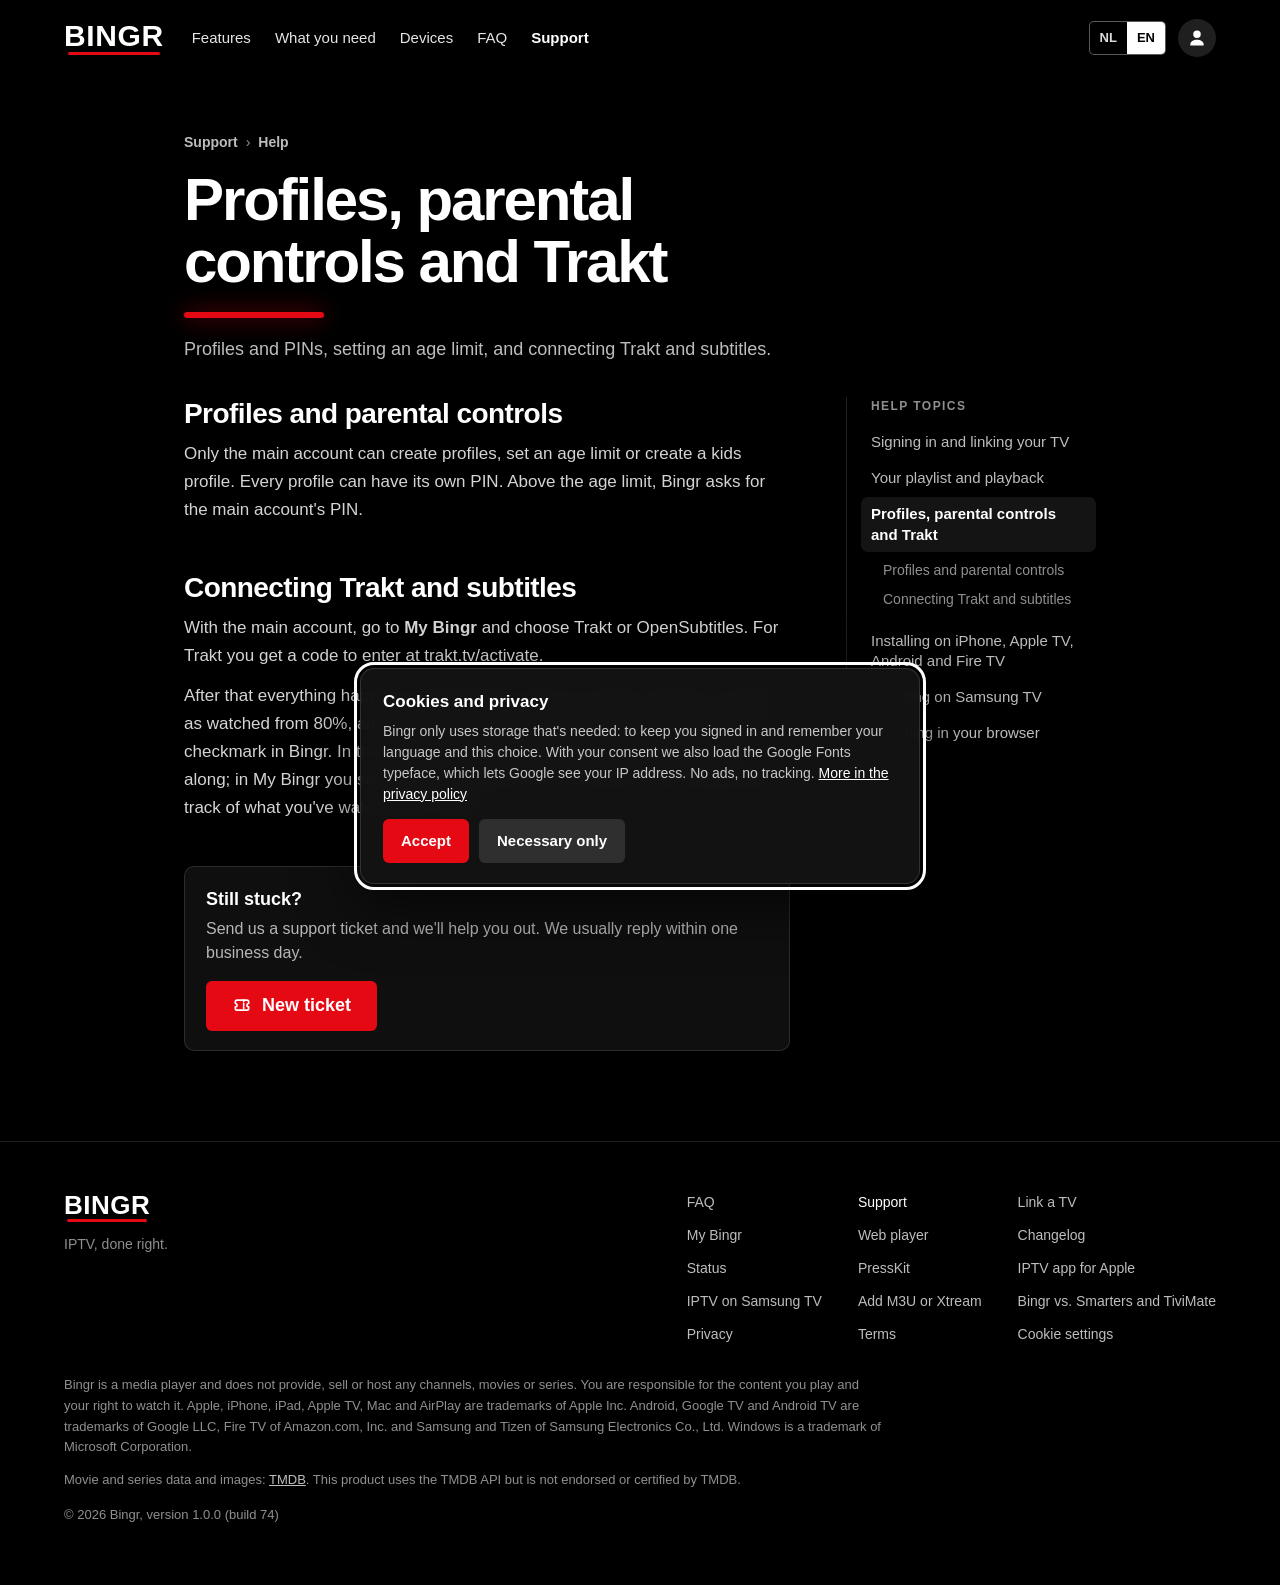
<file: site/hulp/profielen/index.html>
<!doctype html>
<html lang="nl">
<head>
<meta charset="utf-8">
<meta name="viewport" content="width=device-width, initial-scale=1">
<title data-en="Profiles, parental controls and Trakt · Bingr Support">Profielen, kinderslot en Trakt · Bingr Support</title>
<meta name="bingr-app" content="support">
<meta name="description" content="Profielen en pincodes in Bingr, een kinderprofiel met leeftijdsgrens instellen, en Trakt en ondertitels koppelen." data-en="Profiles and PINs in Bingr, setting up a kids profile with an age limit, and connecting Trakt and subtitles.">
<!-- NL/EN: ?lang=nl en ?lang=en zijn de taalversies, zonder ?lang= de browsertaal; canonical via assets/js/site.js -->
<link rel="alternate" hreflang="nl" href="https://support.bingr.online/hulp/profielen/">
<link rel="alternate" hreflang="en" href="https://support.bingr.online/hulp/profielen/?lang=en">
<link rel="alternate" hreflang="x-default" href="https://support.bingr.online/hulp/profielen/">
<meta property="og:type" content="website">
<meta property="og:site_name" content="Bingr Support">
<meta property="og:locale" content="nl_NL">
<meta property="og:locale:alternate" content="en_GB">
<meta property="og:title" content="Profielen, kinderslot en Trakt · Bingr Support" data-en="Profiles, parental controls and Trakt · Bingr Support">
<meta property="og:description" content="Profielen en pincodes in Bingr, een kinderprofiel met leeftijdsgrens instellen, en Trakt en ondertitels koppelen." data-en="Profiles and PINs in Bingr, setting up a kids profile with an age limit, and connecting Trakt and subtitles.">
<meta property="og:url" content="https://support.bingr.online/hulp/profielen/">
<meta property="og:image" content="https://bingr.online/assets/img/nl/tv_home.jpg">
<meta property="og:image:width" content="1400">
<meta property="og:image:height" content="788">
<meta name="twitter:card" content="summary_large_image">
<!-- structured data (JSON-LD): geen uitvoerbaar script, valt dus niet onder script-src van de CSP -->
<script type="application/ld+json">{"@context": "https://schema.org", "@type": "BreadcrumbList", "itemListElement": [{"@type": "ListItem", "position": 1, "name": "Support", "item": "https://support.bingr.online/"}, {"@type": "ListItem", "position": 2, "name": "Hulp", "item": "https://support.bingr.online/hulp/"}, {"@type": "ListItem", "position": 3, "name": "Profielen, kinderslot en Trakt", "item": "https://support.bingr.online/hulp/profielen/"}]}</script>
<meta name="theme-color" content="#000000">
<link rel="icon" href="../../favicon.png">
<link rel="apple-touch-icon" href="../../apple-touch-icon.png">
<link rel="stylesheet" href="../../assets/css/site.css?v=2">
<link rel="stylesheet" href="../../assets/css/support.css?v=98">
<script src="../../assets/js/consent.js" data-base="https://bingr.online/"></script>
</head>
<body class="sub-page">
<nav id="nav" aria-label="Hoofdmenu">
  <div class="wrap">
    <a href="https://bingr.online/" class="logo" aria-label="Bingr">BINGR</a>
    <div class="links">
      <a href="https://bingr.online/#features" data-s="nav.features">Functies</a>
      <a href="https://bingr.online/#start" data-s="nav.start">Wat heb je nodig</a>
      <a href="https://bingr.online/#download" data-s="nav.platforms">Apparaten</a>
      <a href="https://bingr.online/#faq">FAQ</a>
      <a href="../../" aria-current="page">Support</a>
    </div>
    <div class="right">
      <div class="lang" role="group" aria-label="Language"><button type="button" data-lang="nl">NL</button><button type="button" data-lang="en">EN</button></div>
      <span data-userbtn style="display:inline-flex"></span>
    </div>
  </div>
</nav>
<main><div class="wrap mid"><div data-l="nl">
<div class="crumbs" role="navigation" aria-label="Kruimelpad"><a href="../../">Support</a><span aria-hidden="true">›</span><a href="../">Hulp</a></div>
<header class="phead"><h1 class="ttl">Profielen, kinderslot en Trakt</h1><p class="sub">Profielen en pincodes, een leeftijdsgrens instellen, en Trakt en ondertitels koppelen.</p></header>
<div class="hdoc">
<article class="prose"><h2 id="profielen">Profielen en kinderslot</h2><p>Alleen het hoofdaccount kan profielen aanmaken, een leeftijdsgrens instellen of een kinderprofiel maken. Elk profiel kan een eigen pincode krijgen. Boven de leeftijdsgrens vraagt Bingr de pincode van het hoofdaccount.</p><h2 id="trakt">Trakt en ondertitels koppelen</h2><p>Ga met het hoofdaccount naar <b>Mijn Bingr</b> en kies Trakt of OpenSubtitles. Bij Trakt krijg je een code die je invoert op trakt.tv/activate.</p><p>Daarna gaat alles vanzelf: wat je in Bingr kijkt wordt vanaf 80% als gezien doorgegeven, en wat je op Trakt of in een andere app keek krijgt in Bingr een vinkje. In de speler zie je kort of Trakt meekijkt; in Mijn Bingr zie je wanneer er voor het laatst is gesynchroniseerd. Ook zonder Trakt houdt Bingr per profiel zelf bij wat je hebt gezien.</p>
<div class="ticket-cta"><div><b>Kom je er niet uit?</b><span>Stuur ons een supportticket, dan helpen we je verder. We reageren meestal binnen één werkdag.</span></div><a class="btn red" href="../../nieuw/"><svg viewBox="0 0 24 24" fill="none" stroke="currentColor" stroke-width="2" stroke-linecap="round" stroke-linejoin="round" aria-hidden="true"><path d="M4 7a2 2 0 0 1 2-2h12a2 2 0 0 1 2 2v2a2 2 0 0 0 0 4v2a2 2 0 0 1-2 2H6a2 2 0 0 1-2-2v-2a2 2 0 0 0 0-4z"/><path d="M14 5v12" stroke-dasharray="2 2"/></svg>Nieuw ticket</a></div>
</article>
<aside class="hnav" aria-label="Hulponderwerpen"><div class="hnav-t">Hulponderwerpen</div><a href="../inloggen/">Inloggen en je tv koppelen</a><a href="../afspeellijst/">Je afspeellijst en afspelen</a><a href="../profielen/" class="on" aria-current="page">Profielen, kinderslot en Trakt</a><div class="toc"><a href="#profielen">Profielen en kinderslot</a><a href="#trakt">Trakt en ondertitels koppelen</a></div><a href="../installeren/">Installeren op iPhone, Apple TV, Android en Fire TV</a><a href="../samsung/">Installeren op Samsung TV</a><a href="../browser/">Kijken in je browser</a></aside>
</div>
</div>
<div data-l="en" hidden>
<div class="crumbs" role="navigation" aria-label="Breadcrumb"><a href="../../">Support</a><span aria-hidden="true">›</span><a href="../">Help</a></div>
<header class="phead"><h1 class="ttl">Profiles, parental controls and Trakt</h1><p class="sub">Profiles and PINs, setting an age limit, and connecting Trakt and subtitles.</p></header>
<div class="hdoc">
<article class="prose"><h2 id="profielen-en">Profiles and parental controls</h2><p>Only the main account can create profiles, set an age limit or create a kids profile. Every profile can have its own PIN. Above the age limit, Bingr asks for the main account's PIN.</p><h2 id="trakt-en">Connecting Trakt and subtitles</h2><p>With the main account, go to <b>My Bingr</b> and choose Trakt or OpenSubtitles. For Trakt you get a code to enter at trakt.tv/activate.</p><p>After that everything happens automatically: what you watch in Bingr is marked as watched from 80%, and what you watched on Trakt or in another app gets a checkmark in Bingr. In the player you briefly see whether Trakt is watching along; in My Bingr you see when it last synced. Even without Trakt, Bingr keeps track of what you've watched per profile.</p>
<div class="ticket-cta"><div><b>Still stuck?</b><span>Send us a support ticket and we'll help you out. We usually reply within one business day.</span></div><a class="btn red" href="../../nieuw/"><svg viewBox="0 0 24 24" fill="none" stroke="currentColor" stroke-width="2" stroke-linecap="round" stroke-linejoin="round" aria-hidden="true"><path d="M4 7a2 2 0 0 1 2-2h12a2 2 0 0 1 2 2v2a2 2 0 0 0 0 4v2a2 2 0 0 1-2 2H6a2 2 0 0 1-2-2v-2a2 2 0 0 0 0-4z"/><path d="M14 5v12" stroke-dasharray="2 2"/></svg>New ticket</a></div>
</article>
<aside class="hnav" aria-label="Help topics"><div class="hnav-t">Help topics</div><a href="../inloggen/">Signing in and linking your TV</a><a href="../afspeellijst/">Your playlist and playback</a><a href="../profielen/" class="on" aria-current="page">Profiles, parental controls and Trakt</a><div class="toc"><a href="#profielen-en">Profiles and parental controls</a><a href="#trakt-en">Connecting Trakt and subtitles</a></div><a href="../installeren/">Installing on iPhone, Apple TV, Android and Fire TV</a><a href="../samsung/">Installing on Samsung TV</a><a href="../browser/">Watching in your browser</a></aside>
</div>
</div></div></main>
<footer>
  <div class="wrap">
    <div class="top">
      <div><a href="https://bingr.online/" class="logo">BINGR</a><div style="margin-top:12px" data-s="foot.tag">IPTV zoals het hoort.</div></div>
      <div class="flinks">
        <a href="https://bingr.online/#faq">FAQ</a>
        <a href="../../" aria-current="page">Support</a>
        <a href="https://bingr.online/koppelen/" data-s="foot.pair">Tv koppelen</a>
        <a href="https://bingr.online/account/" data-s="foot.account">Mijn Bingr</a>
        <a href="https://bingr.online/web/" data-s="foot.web">Webspeler</a>
        <a href="https://bingr.online/changelog/">Changelog</a>
        <a href="https://bingr.online/status/">Status</a>
        <a href="https://bingr.online/presskit">PressKit</a>
        <a href="https://bingr.online/iptv-app/" data-s="foot.iptvapp">IPTV-app voor Apple</a>
        <a href="https://bingr.online/iptv-samsung-tv/" data-s="foot.samsung">IPTV op Samsung TV</a>
        <a href="https://bingr.online/m3u-xtream-toevoegen/" data-s="foot.m3u">M3U of Xtream toevoegen</a>
        <a href="https://bingr.online/vergelijking/" data-s="foot.compare">Bingr vs. Smarters en TiviMate</a>
        <a href="https://bingr.online/privacy.html" data-s="foot.privacy">Privacy</a>
        <a href="https://bingr.online/voorwaarden/" data-s="foot.terms">Voorwaarden</a>
        <a href="#" data-consent-link onclick="BingrConsent.open();return false" data-s="foot.cookies">Cookie-instellingen</a>
      </div>
    </div>
    <p class="disc" data-s="foot.disc">Bingr is een mediaspeler en levert, verkoopt of host geen zenders, films of series. Je bent zelf verantwoordelijk voor de content die je afspeelt en het recht om die te bekijken. Apple, iPhone, iPad, Apple TV, Mac en AirPlay zijn handelsmerken van Apple Inc. Android, Google TV en Android TV zijn handelsmerken van Google LLC, Fire TV van Amazon.com, Inc. en Samsung en Tizen van Samsung Electronics Co., Ltd. Windows is een handelsmerk van Microsoft Corporation.</p>
    <p class="disc tmdb" data-s="foot.tmdb">Film- en seriegegevens en afbeeldingen: <a href="https://www.themoviedb.org" rel="noopener">TMDB</a>. Dit product gebruikt de TMDB API maar is niet goedgekeurd of gecertificeerd door TMDB.</p>
    <p class="copy">© <span id="yr">2026</span> Bingr, <span data-s="foot.version">versie</span> <span data-build></span></p>
  </div>
</footer>
<script src="../../assets/js/site.js?v=4" data-base="../../"></script>
<script src="../../assets/js/page.js?v=1" data-title-en="Profiles, parental controls and Trakt · Bingr Support" data-anchors-en></script>
<script src="../../assets/js/userbtn.js?v=146" data-base="https://bingr.online/"></script>
</body>
</html>
</file>
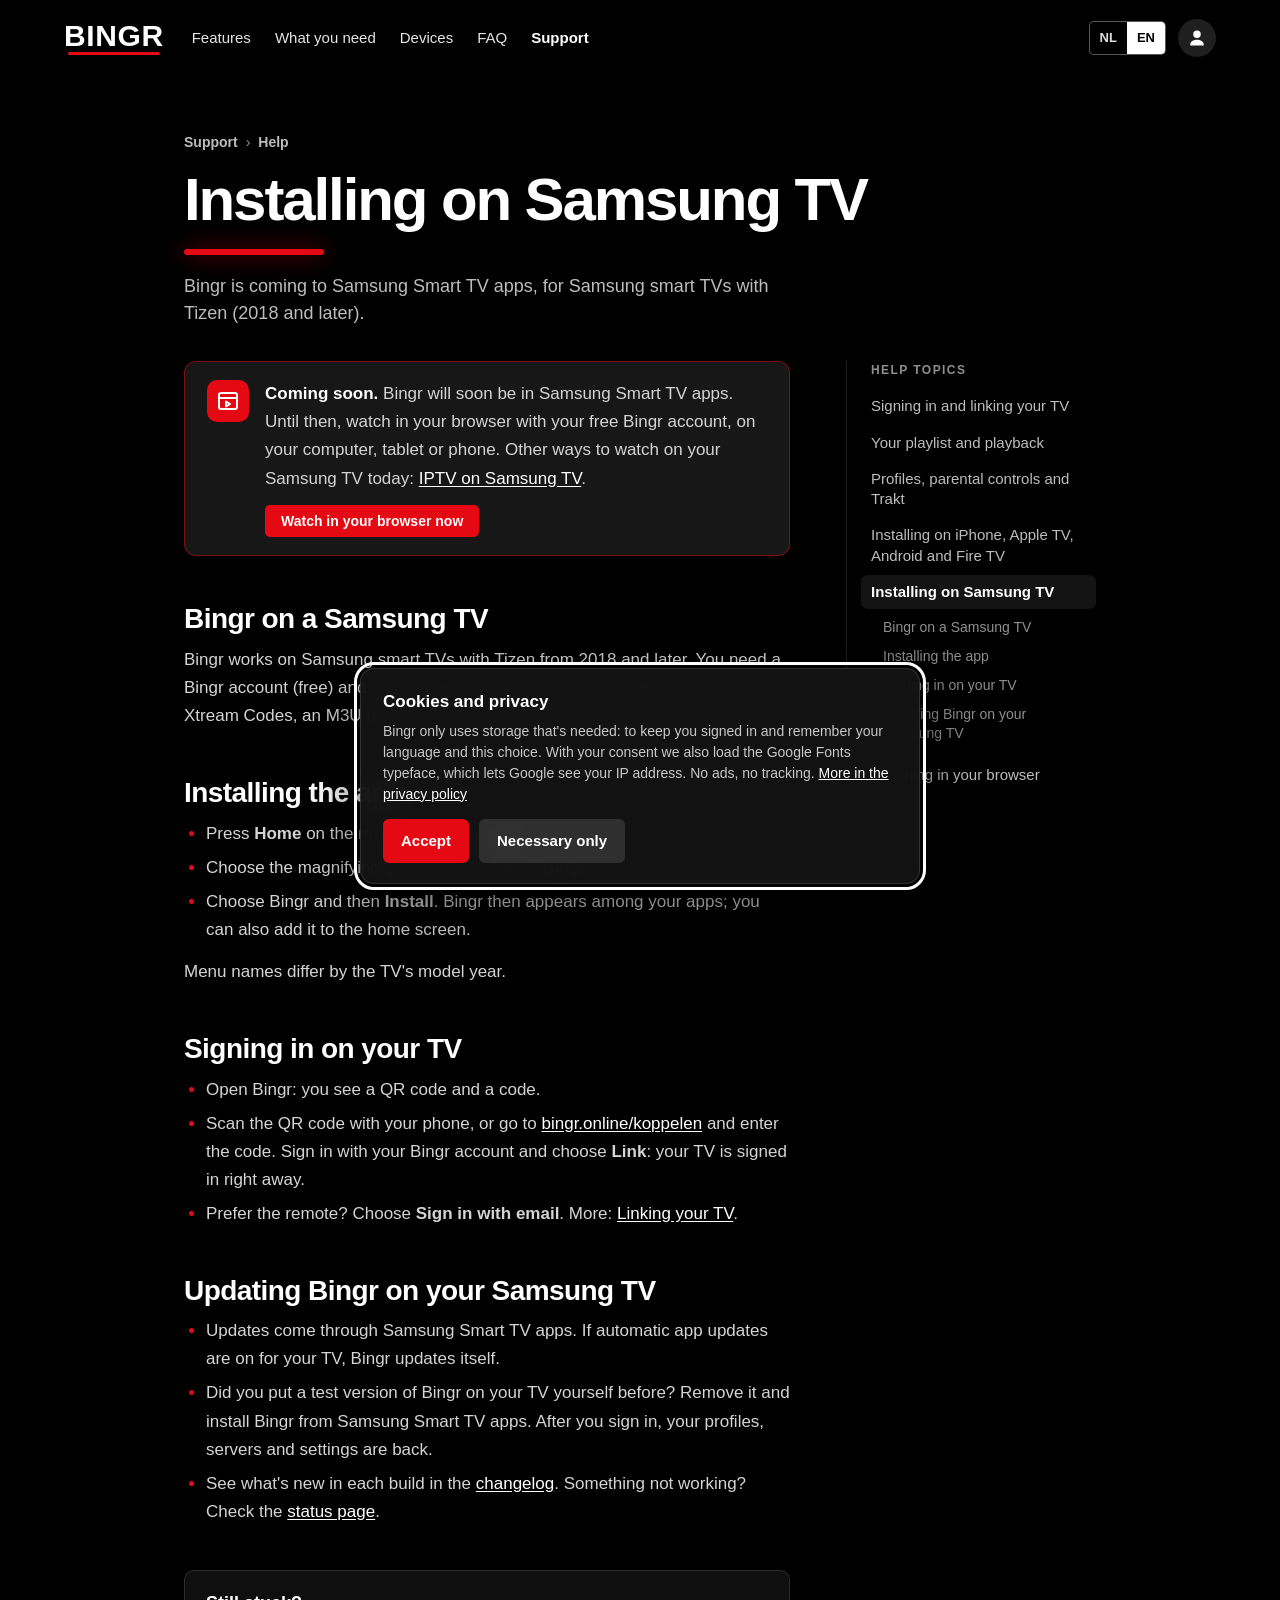
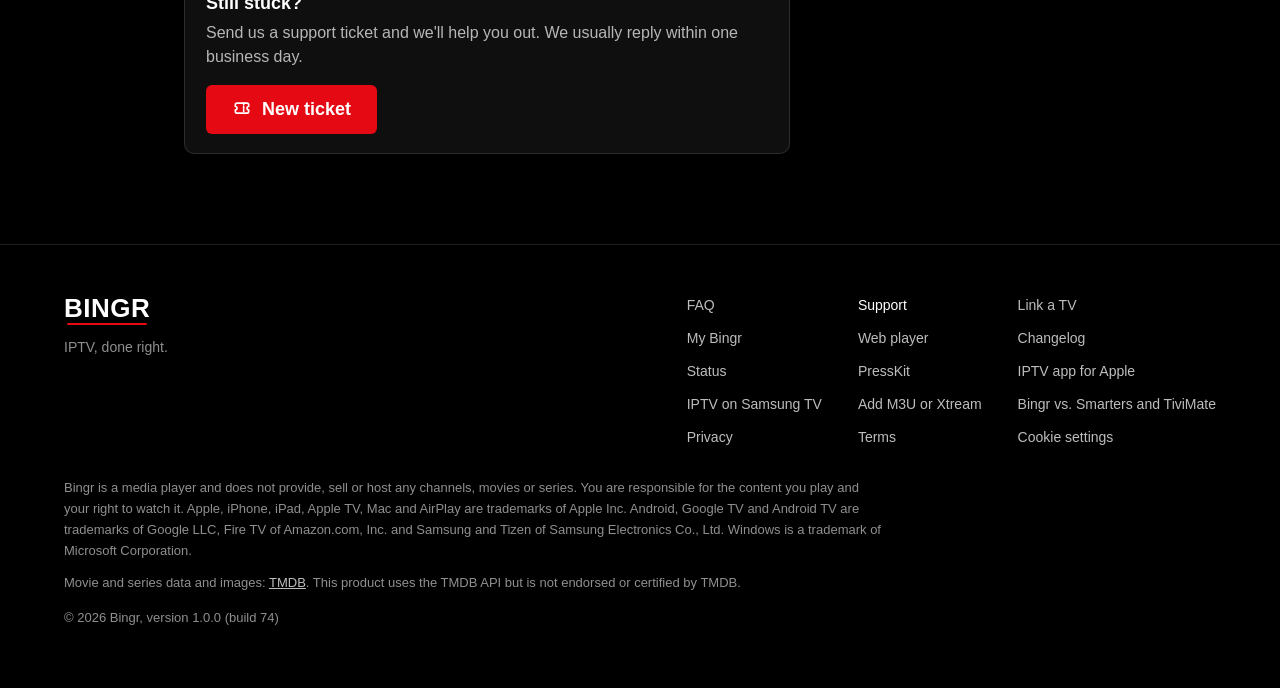
<file: site/hulp/samsung/index.html>
<!doctype html>
<html lang="nl">
<head>
<meta charset="utf-8">
<meta name="viewport" content="width=device-width, initial-scale=1">
<title data-en="IPTV on your Samsung TV: install Bingr · Bingr Support">IPTV op je Samsung TV: Bingr installeren · Bingr Support</title>
<meta name="bingr-app" content="support">
<meta name="description" content="Bingr installeren op je Samsung smart tv (Tizen, 2018 en nieuwer) uit de Samsung Smart TV-apps, inloggen met een QR-code en bijwerken." data-en="Install Bingr on your Samsung smart TV (Tizen, 2018 and later) from Samsung Smart TV apps, sign in with a QR code and keep it updated.">
<!-- NL/EN: ?lang=nl en ?lang=en zijn de taalversies, zonder ?lang= de browsertaal; canonical via assets/js/site.js -->
<link rel="alternate" hreflang="nl" href="https://support.bingr.online/hulp/samsung/">
<link rel="alternate" hreflang="en" href="https://support.bingr.online/hulp/samsung/?lang=en">
<link rel="alternate" hreflang="x-default" href="https://support.bingr.online/hulp/samsung/">
<meta property="og:type" content="website">
<meta property="og:site_name" content="Bingr Support">
<meta property="og:locale" content="nl_NL">
<meta property="og:locale:alternate" content="en_GB">
<meta property="og:title" content="IPTV op je Samsung TV: Bingr installeren · Bingr Support" data-en="IPTV on your Samsung TV: install Bingr · Bingr Support">
<meta property="og:description" content="Bingr installeren op je Samsung smart tv (Tizen, 2018 en nieuwer) uit de Samsung Smart TV-apps, inloggen met een QR-code en bijwerken." data-en="Install Bingr on your Samsung smart TV (Tizen, 2018 and later) from Samsung Smart TV apps, sign in with a QR code and keep it updated.">
<meta property="og:url" content="https://support.bingr.online/hulp/samsung/">
<meta property="og:image" content="https://bingr.online/assets/img/nl/tv_home.jpg">
<meta property="og:image:width" content="1400">
<meta property="og:image:height" content="788">
<meta name="twitter:card" content="summary_large_image">
<!-- structured data (JSON-LD): geen uitvoerbaar script, valt dus niet onder script-src van de CSP -->
<script type="application/ld+json">{"@context": "https://schema.org", "@type": "BreadcrumbList", "itemListElement": [{"@type": "ListItem", "position": 1, "name": "Support", "item": "https://support.bingr.online/"}, {"@type": "ListItem", "position": 2, "name": "Hulp", "item": "https://support.bingr.online/hulp/"}, {"@type": "ListItem", "position": 3, "name": "Installeren op Samsung TV", "item": "https://support.bingr.online/hulp/samsung/"}]}</script>
<meta name="theme-color" content="#000000">
<link rel="icon" href="../../favicon.png">
<link rel="apple-touch-icon" href="../../apple-touch-icon.png">
<link rel="stylesheet" href="../../assets/css/site.css?v=2">
<link rel="stylesheet" href="../../assets/css/support.css?v=98">
<script src="../../assets/js/consent.js" data-base="https://bingr.online/"></script>
</head>
<body class="sub-page">
<nav id="nav" aria-label="Hoofdmenu">
  <div class="wrap">
    <a href="https://bingr.online/" class="logo" aria-label="Bingr">BINGR</a>
    <div class="links">
      <a href="https://bingr.online/#features" data-s="nav.features">Functies</a>
      <a href="https://bingr.online/#start" data-s="nav.start">Wat heb je nodig</a>
      <a href="https://bingr.online/#download" data-s="nav.platforms">Apparaten</a>
      <a href="https://bingr.online/#faq">FAQ</a>
      <a href="../../" aria-current="page">Support</a>
    </div>
    <div class="right">
      <div class="lang" role="group" aria-label="Language"><button type="button" data-lang="nl">NL</button><button type="button" data-lang="en">EN</button></div>
      <span data-userbtn style="display:inline-flex"></span>
    </div>
  </div>
</nav>
<main><div class="wrap mid"><div data-l="nl">
<div class="crumbs" role="navigation" aria-label="Kruimelpad"><a href="../../">Support</a><span aria-hidden="true">›</span><a href="../">Hulp</a></div>
<header class="phead"><h1 class="ttl">Installeren op Samsung TV</h1><p class="sub">Bingr komt in de Samsung Smart TV-apps, voor Samsung smart tv's met Tizen (2018 en nieuwer).</p></header>
<div class="hdoc">
<article class="prose"><div class="need soon" role="note"><span class="ic" aria-hidden="true"><svg viewBox="0 0 24 24" fill="none" stroke="currentColor" stroke-width="2" stroke-linecap="round" stroke-linejoin="round"><rect x="3" y="4" width="18" height="16" rx="2"/><path d="M3 9h18"/><path d="M10 12.5v5l4-2.5z"/></svg></span><div><p><b>Binnenkort beschikbaar.</b> Bingr staat binnenkort in de Samsung Smart TV-apps. Tot die tijd kijk je met je gratis Bingr-account al in je browser, op je computer, tablet of telefoon. Andere manieren om nu al op je Samsung-tv te kijken: <a href="https://bingr.online/iptv-samsung-tv/">IPTV op Samsung TV</a>.</p><p class="acts"><a class="btn red sm" href="https://bingr.online/web/">Kijk nu al in je browser</a></p></div></div><h2 id="samsung">Bingr op een Samsung TV</h2><p>Bingr werkt op Samsung smart tv's met Tizen van 2018 en nieuwer. Je hebt een Bingr-account nodig (gratis) en je eigen IPTV-abonnement of mediaserver, zoals Xtream Codes, een M3U-afspeellijst, Plex, Jellyfin of Emby (<a href="../afspeellijst/#server">zo voeg je die toe</a>).</p><h2 id="app">De app installeren</h2><ul><li>Druk op de afstandsbediening op <b>Home</b> en ga naar <b>Apps</b>.</li><li>Kies het vergrootglas en zoek op <b>Bingr</b>.</li><li>Kies Bingr en daarna <b>Installeren</b>. Bingr staat daarna bij je apps; je kunt hem ook aan het startscherm toevoegen.</li></ul><p class="muted">De namen van de menu's verschillen per bouwjaar van de tv.</p><h2 id="koppelen">Inloggen op je tv</h2><ul><li>Open Bingr: je ziet een QR-code en een code.</li><li>Scan de QR-code met je telefoon, of ga naar <a href="https://bingr.online/koppelen/">bingr.online/koppelen</a> en vul de code in. Log in met je Bingr-account en kies <b>Koppelen</b>: je tv is meteen ingelogd.</li><li>Liever met de afstandsbediening? Kies <b>Inloggen met e-mail</b>. Meer uitleg: <a href="../inloggen/#koppelen">Je tv koppelen</a>.</li></ul><h2 id="updaten">Bingr bijwerken op je Samsung TV</h2><ul><li>Updates komen via de Samsung Smart TV-apps. Staan automatische updates voor apps aan op je tv, dan werkt Bingr zichzelf bij.</li><li>Heb je eerder zelf een testversie van Bingr op je tv gezet? Verwijder die dan en installeer Bingr uit de Samsung Smart TV-apps. Na het inloggen staan je profielen, servers en instellingen weer klaar.</li><li>Wat er nieuw is in elke build lees je in de <a href="https://bingr.online/changelog/">changelog</a>. Werkt er iets niet, kijk dan op de <a href="https://bingr.online/status/">statuspagina</a>.</li></ul>
<div class="ticket-cta"><div><b>Kom je er niet uit?</b><span>Stuur ons een supportticket, dan helpen we je verder. We reageren meestal binnen één werkdag.</span></div><a class="btn red" href="../../nieuw/"><svg viewBox="0 0 24 24" fill="none" stroke="currentColor" stroke-width="2" stroke-linecap="round" stroke-linejoin="round" aria-hidden="true"><path d="M4 7a2 2 0 0 1 2-2h12a2 2 0 0 1 2 2v2a2 2 0 0 0 0 4v2a2 2 0 0 1-2 2H6a2 2 0 0 1-2-2v-2a2 2 0 0 0 0-4z"/><path d="M14 5v12" stroke-dasharray="2 2"/></svg>Nieuw ticket</a></div>
</article>
<aside class="hnav" aria-label="Hulponderwerpen"><div class="hnav-t">Hulponderwerpen</div><a href="../inloggen/">Inloggen en je tv koppelen</a><a href="../afspeellijst/">Je afspeellijst en afspelen</a><a href="../profielen/">Profielen, kinderslot en Trakt</a><a href="../installeren/">Installeren op iPhone, Apple TV, Android en Fire TV</a><a href="../samsung/" class="on" aria-current="page">Installeren op Samsung TV</a><div class="toc"><a href="#samsung">Bingr op een Samsung TV</a><a href="#app">De app installeren</a><a href="#koppelen">Inloggen op je tv</a><a href="#updaten">Bingr bijwerken op je Samsung TV</a></div><a href="../browser/">Kijken in je browser</a></aside>
</div>
</div>
<div data-l="en" hidden>
<div class="crumbs" role="navigation" aria-label="Breadcrumb"><a href="../../">Support</a><span aria-hidden="true">›</span><a href="../">Help</a></div>
<header class="phead"><h1 class="ttl">Installing on Samsung TV</h1><p class="sub">Bingr is coming to Samsung Smart TV apps, for Samsung smart TVs with Tizen (2018 and later).</p></header>
<div class="hdoc">
<article class="prose"><div class="need soon" role="note"><span class="ic" aria-hidden="true"><svg viewBox="0 0 24 24" fill="none" stroke="currentColor" stroke-width="2" stroke-linecap="round" stroke-linejoin="round"><rect x="3" y="4" width="18" height="16" rx="2"/><path d="M3 9h18"/><path d="M10 12.5v5l4-2.5z"/></svg></span><div><p><b>Coming soon.</b> Bingr will soon be in Samsung Smart TV apps. Until then, watch in your browser with your free Bingr account, on your computer, tablet or phone. Other ways to watch on your Samsung TV today: <a href="https://bingr.online/iptv-samsung-tv/?lang=en">IPTV on Samsung TV</a>.</p><p class="acts"><a class="btn red sm" href="https://bingr.online/web/">Watch in your browser now</a></p></div></div><h2 id="samsung-en">Bingr on a Samsung TV</h2><p>Bingr works on Samsung smart TVs with Tizen from 2018 and later. You need a Bingr account (free) and your own IPTV subscription or media server, such as Xtream Codes, an M3U playlist, Plex, Jellyfin or Emby (<a href="../afspeellijst/#server">here's how to add it</a>).</p><h2 id="app-en">Installing the app</h2><ul><li>Press <b>Home</b> on the remote and go to <b>Apps</b>.</li><li>Choose the magnifying glass and search for <b>Bingr</b>.</li><li>Choose Bingr and then <b>Install</b>. Bingr then appears among your apps; you can also add it to the home screen.</li></ul><p class="muted">Menu names differ by the TV's model year.</p><h2 id="koppelen-en">Signing in on your TV</h2><ul><li>Open Bingr: you see a QR code and a code.</li><li>Scan the QR code with your phone, or go to <a href="https://bingr.online/koppelen/">bingr.online/koppelen</a> and enter the code. Sign in with your Bingr account and choose <b>Link</b>: your TV is signed in right away.</li><li>Prefer the remote? Choose <b>Sign in with email</b>. More: <a href="../inloggen/#koppelen">Linking your TV</a>.</li></ul><h2 id="updaten-en">Updating Bingr on your Samsung TV</h2><ul><li>Updates come through Samsung Smart TV apps. If automatic app updates are on for your TV, Bingr updates itself.</li><li>Did you put a test version of Bingr on your TV yourself before? Remove it and install Bingr from Samsung Smart TV apps. After you sign in, your profiles, servers and settings are back.</li><li>See what's new in each build in the <a href="https://bingr.online/changelog/">changelog</a>. Something not working? Check the <a href="https://bingr.online/status/">status page</a>.</li></ul>
<div class="ticket-cta"><div><b>Still stuck?</b><span>Send us a support ticket and we'll help you out. We usually reply within one business day.</span></div><a class="btn red" href="../../nieuw/"><svg viewBox="0 0 24 24" fill="none" stroke="currentColor" stroke-width="2" stroke-linecap="round" stroke-linejoin="round" aria-hidden="true"><path d="M4 7a2 2 0 0 1 2-2h12a2 2 0 0 1 2 2v2a2 2 0 0 0 0 4v2a2 2 0 0 1-2 2H6a2 2 0 0 1-2-2v-2a2 2 0 0 0 0-4z"/><path d="M14 5v12" stroke-dasharray="2 2"/></svg>New ticket</a></div>
</article>
<aside class="hnav" aria-label="Help topics"><div class="hnav-t">Help topics</div><a href="../inloggen/">Signing in and linking your TV</a><a href="../afspeellijst/">Your playlist and playback</a><a href="../profielen/">Profiles, parental controls and Trakt</a><a href="../installeren/">Installing on iPhone, Apple TV, Android and Fire TV</a><a href="../samsung/" class="on" aria-current="page">Installing on Samsung TV</a><div class="toc"><a href="#samsung-en">Bingr on a Samsung TV</a><a href="#app-en">Installing the app</a><a href="#koppelen-en">Signing in on your TV</a><a href="#updaten-en">Updating Bingr on your Samsung TV</a></div><a href="../browser/">Watching in your browser</a></aside>
</div>
</div></div></main>
<footer>
  <div class="wrap">
    <div class="top">
      <div><a href="https://bingr.online/" class="logo">BINGR</a><div style="margin-top:12px" data-s="foot.tag">IPTV zoals het hoort.</div></div>
      <div class="flinks">
        <a href="https://bingr.online/#faq">FAQ</a>
        <a href="../../" aria-current="page">Support</a>
        <a href="https://bingr.online/koppelen/" data-s="foot.pair">Tv koppelen</a>
        <a href="https://bingr.online/account/" data-s="foot.account">Mijn Bingr</a>
        <a href="https://bingr.online/web/" data-s="foot.web">Webspeler</a>
        <a href="https://bingr.online/changelog/">Changelog</a>
        <a href="https://bingr.online/status/">Status</a>
        <a href="https://bingr.online/presskit">PressKit</a>
        <a href="https://bingr.online/iptv-app/" data-s="foot.iptvapp">IPTV-app voor Apple</a>
        <a href="https://bingr.online/iptv-samsung-tv/" data-s="foot.samsung">IPTV op Samsung TV</a>
        <a href="https://bingr.online/m3u-xtream-toevoegen/" data-s="foot.m3u">M3U of Xtream toevoegen</a>
        <a href="https://bingr.online/vergelijking/" data-s="foot.compare">Bingr vs. Smarters en TiviMate</a>
        <a href="https://bingr.online/privacy.html" data-s="foot.privacy">Privacy</a>
        <a href="https://bingr.online/voorwaarden/" data-s="foot.terms">Voorwaarden</a>
        <a href="#" data-consent-link onclick="BingrConsent.open();return false" data-s="foot.cookies">Cookie-instellingen</a>
      </div>
    </div>
    <p class="disc" data-s="foot.disc">Bingr is een mediaspeler en levert, verkoopt of host geen zenders, films of series. Je bent zelf verantwoordelijk voor de content die je afspeelt en het recht om die te bekijken. Apple, iPhone, iPad, Apple TV, Mac en AirPlay zijn handelsmerken van Apple Inc. Android, Google TV en Android TV zijn handelsmerken van Google LLC, Fire TV van Amazon.com, Inc. en Samsung en Tizen van Samsung Electronics Co., Ltd. Windows is een handelsmerk van Microsoft Corporation.</p>
    <p class="disc tmdb" data-s="foot.tmdb">Film- en seriegegevens en afbeeldingen: <a href="https://www.themoviedb.org" rel="noopener">TMDB</a>. Dit product gebruikt de TMDB API maar is niet goedgekeurd of gecertificeerd door TMDB.</p>
    <p class="copy">© <span id="yr">2026</span> Bingr, <span data-s="foot.version">versie</span> <span data-build></span></p>
  </div>
</footer>
<script src="../../assets/js/site.js?v=4" data-base="../../"></script>
<script src="../../assets/js/page.js?v=1" data-title-en="IPTV on your Samsung TV: install Bingr · Bingr Support" data-anchors-en></script>
<script src="../../assets/js/userbtn.js?v=146" data-base="https://bingr.online/"></script>
</body>
</html>
</file>
<file: site/assets/css/site.css>
/* Bingr: gedeelde stijl voor alle pagina's van bingr.online (niet voor /web).
   Bron is de homepage: kleuren, letters, navigatie, knoppen, kopjes, FAQ en footer.
   Alles onder "Subpagina's" geldt alleen voor pagina's met <body class="sub">. */
:root{
  --red:#E50914;--red-hi:#ff2a35;
  --bg:#000;--s1:#121212;--s2:#1c1c1c;
  --line:#ffffff1f;--txt:#fff;--sec:#bdbdbd;--dim:#8f8f8f;
  --ok:#46d369;--warn:#ffc56b;--bad:#ff6b6b;
  --max:1200px;--g:24px;
}
*{box-sizing:border-box;margin:0;padding:0}
html{scroll-behavior:smooth}
body{background:var(--bg);color:var(--txt);font-family:Inter,-apple-system,BlinkMacSystemFont,"SF Pro Display","Segoe UI",Roboto,"Helvetica Neue",Arial,sans-serif;-webkit-font-smoothing:antialiased;line-height:1.5;overflow-x:hidden}
a{color:inherit}
img{display:block;max-width:100%;height:auto}
svg{flex:none}
.wrap{max-width:var(--max);margin:0 auto;padding:0 var(--g)}
section{scroll-margin-top:84px}
:focus-visible{outline:3px solid #fff;outline-offset:3px;border-radius:6px}
.sr{position:absolute;width:1px;height:1px;overflow:hidden;clip:rect(0 0 0 0);white-space:nowrap}

/* wordmark: the red bar under BINGR is the brand's own signature */
.logo{font-weight:900;letter-spacing:.02em;position:relative;display:inline-block;padding-bottom:.16em;line-height:1;text-decoration:none}
.logo::after{content:"";position:absolute;left:4%;right:4%;bottom:0;height:.11em;border-radius:1em;background:var(--red)}

/* buttons (.btn zonder kleur is rood, zoals .btn.red) */
.btn{display:inline-flex;align-items:center;justify-content:center;gap:10px;font-weight:700;border-radius:6px;padding:14px 26px;font-size:18px;line-height:1.2;cursor:pointer;border:0;text-decoration:none;transition:background .15s;background:var(--red);color:#fff;font-family:inherit}
.btn:hover{background:var(--red-hi)}
.btn.red{background:var(--red);color:#fff}.btn.red:hover{background:var(--red-hi)}
.btn.ghost{background:#ffffff26;color:#fff;box-shadow:inset 0 0 0 1px #ffffff33}.btn.ghost:hover{background:#ffffff38}
.btn.sm{padding:8px 16px;font-size:14px;border-radius:5px}
.btn svg{width:20px;height:20px}
.btn:disabled{opacity:.6;cursor:default}
.store{display:inline-flex;align-items:center;gap:10px;background:#fff;color:#000;border-radius:10px;padding:9px 18px 9px 14px;font-weight:600;text-decoration:none;transition:background .15s}
.store:hover{background:#e6e6e6}
.store svg{width:26px;height:26px}
.store small{display:block;font-size:11px;font-weight:500;line-height:1.1}
.store b{display:block;font-size:18px;line-height:1.15;letter-spacing:-.01em}

/* nav */
nav{position:fixed;inset:0 0 auto 0;z-index:50;transition:background .3s}
nav.scrolled{background:#000000e6;backdrop-filter:blur(14px);-webkit-backdrop-filter:blur(14px);box-shadow:0 1px 0 var(--line)}
nav .wrap{display:flex;align-items:center;gap:28px;height:76px}
nav .logo{font-size:30px}
nav .links{display:flex;gap:24px;font-size:15px;font-weight:500;color:#e5e5e5}
nav .links a{text-decoration:none}
nav .links a:hover{color:#fff}
nav .right{margin-left:auto;display:flex;align-items:center;gap:12px}
.lang{display:flex;border:1px solid #ffffff59;border-radius:5px;overflow:hidden;font-size:13px;font-weight:600;background:#00000066}
.lang button{background:none;border:0;color:#ddd;padding:6px 10px;cursor:pointer;font:inherit}
.lang button.on{background:#fff;color:#000}

/* section headings */
.h2{font-size:clamp(28px,3.6vw,44px);font-weight:800;letter-spacing:-.025em;line-height:1.1}
.sub{color:var(--sec);font-size:18px;margin-top:10px;max-width:62ch}
.block{padding:70px 0}

/* faq */
.faq{max-width:900px}
.faq details{background:#2d2d2d;margin-bottom:8px}
.faq summary{list-style:none;cursor:pointer;padding:22px 24px;font-size:clamp(17px,2vw,21px);font-weight:500;display:flex;justify-content:space-between;align-items:center;gap:20px}
.faq summary:hover{background:#414141}
.faq summary::-webkit-details-marker{display:none}
.faq summary::after,.plus{content:"";flex:none;width:22px;height:22px;background:linear-gradient(#fff,#fff) center/22px 2px no-repeat,linear-gradient(#fff,#fff) center/2px 22px no-repeat;transition:transform .2s}
.faq details[open] summary::after{transform:rotate(45deg)}
.faq details .a{padding:22px 24px 26px;border-top:1px solid #000;color:#e2e2e2;font-size:17px;line-height:1.6}
.faq details .a a{color:#fff}

/* footer */
footer{border-top:1px solid var(--line);padding:50px 0 60px;color:var(--dim);font-size:14px}
footer .top{display:flex;justify-content:space-between;align-items:flex-start;gap:30px;flex-wrap:wrap}
footer .logo{font-size:26px;color:#fff}
footer .flinks{display:grid;grid-template-columns:repeat(3,minmax(120px,auto));gap:12px 36px}
footer .flinks a{color:var(--sec);text-decoration:underline;text-decoration-color:transparent}
footer .flinks a:hover{color:#fff;text-decoration-color:currentColor}
footer .flinks a[aria-current]{color:#fff}
footer .disc{margin-top:30px;max-width:820px;font-size:13px;line-height:1.6}
footer .copy{margin-top:14px;font-size:13px}
footer .tmdb{margin-top:12px}
footer .disc a{color:var(--sec)}

@media (prefers-reduced-motion:reduce){
  html{scroll-behavior:auto}
  *{transition:none!important}
}
/* menu voor smalle schermen: de knop zet assets/js/site.js erin (aria-expanded, Esc sluit) */
.navtoggle{display:none;width:40px;height:40px;border-radius:6px;border:1px solid #ffffff59;background:#00000066;color:#fff;cursor:pointer;padding:0;place-items:center;font:inherit}
.navtoggle:hover{background:#ffffff1f}
.navtoggle svg{width:22px;height:22px}
.navtoggle path{transition:transform .2s,opacity .2s;transform-origin:12px 12px}
nav.menu-open .navtoggle .l1{transform:translateY(5px) rotate(45deg)}
nav.menu-open .navtoggle .l2{opacity:0}
nav.menu-open .navtoggle .l3{transform:translateY(-5px) rotate(-45deg)}
@media (max-width:980px){
  nav .links{display:none}
  .navtoggle{display:inline-grid}
  nav.menu-open{background:#000000f2;backdrop-filter:blur(14px);-webkit-backdrop-filter:blur(14px)}
  nav.menu-open .links{display:flex;flex-direction:column;gap:0;position:absolute;left:0;right:0;top:100%;background:#000000f2;border-bottom:1px solid var(--line);padding:6px var(--g) 14px;font-size:17px}
  nav.menu-open .links a{padding:13px 0;border-bottom:1px solid #ffffff14}
  nav.menu-open .links a:last-child{border-bottom:0}
}
@media (max-width:640px){
  :root{--g:16px}
  nav .wrap{height:64px;gap:12px}
  nav .logo{font-size:24px}
  nav .navweb{display:none}
  .block{padding:54px 0}
  .faq details .a{font-size:16px}
  footer .flinks{grid-template-columns:repeat(2,1fr)}
}

/* ================= Subpagina's ================= */
.sub-page main{display:block;padding:132px 0 90px;min-height:70vh}
.sub-page main>.wrap.narrow{max-width:868px}
.sub-page main>.wrap.mid{max-width:960px}
.hidden{display:none!important}
.muted{color:var(--sec);font-size:15px}
.ok{color:var(--ok)}
.err{color:var(--bad);font-size:14px;margin-top:14px;min-height:1px}
.err:empty{margin-top:0}

/* paginakop: de rode balk van de homepage-titel, links uitgelijnd */
.ttl{font-size:clamp(36px,5.4vw,60px);font-weight:900;line-height:1.04;letter-spacing:-.035em;text-wrap:balance}
.ttl::after{content:"";display:block;width:min(140px,40%);height:6px;border-radius:6px;background:var(--red);margin-top:18px;box-shadow:0 0 22px #e50914aa}
.phead{margin-bottom:34px}
.phead .sub{margin-top:18px}

/* kaart (zelfde als de downloadkaarten) */
.panel{background:var(--s1);border:1px solid var(--line);border-radius:16px;padding:26px}
.panel+.panel{margin-top:16px}
.h3{font-size:22px;font-weight:800;letter-spacing:-.015em;line-height:1.2}
.panel .lead{color:var(--sec);font-size:15px;margin-top:4px}

/* melding met icoon (zelfde als "Je hebt je eigen IPTV-server nodig") */
.need{display:flex;gap:16px;align-items:flex-start;padding:18px 22px;border-radius:12px;background:#1a1a1aeb;border:1px solid #e5091480;text-align:left}
.need .ic{flex:none;width:42px;height:42px;border-radius:10px;background:var(--red);display:grid;place-items:center}
.need .ic svg{width:24px;height:24px;color:#fff}
.need p{color:#dcdcdc;font-size:15px;margin:0}
.need b{color:#fff}

/* formulieren */
.sub-page input:not([type=checkbox]):not([type=radio]),.sub-page .fsel select,.sub-page .form select{width:100%;font:inherit;font-size:16px;color:#fff;background:var(--s2);border:1px solid #ffffff26;border-radius:6px;padding:15px 14px;outline:none;transition:border-color .15s}
.sub-page input:not([type=checkbox]):not([type=radio]):focus,.sub-page .fsel select:focus,.sub-page .form select:focus{border-color:#fff}
.sub-page input::placeholder{color:#8a8a8a}
.sub-page input[type=checkbox]{accent-color:var(--red);width:18px;height:18px}
.sub-page select{appearance:none;-webkit-appearance:none;background-image:url("data:image/svg+xml,%3Csvg xmlns='http://www.w3.org/2000/svg' width='12' height='8'%3E%3Cpath d='M1 1l5 5 5-5' stroke='%23ddd' stroke-width='2' fill='none'/%3E%3C/svg%3E")!important;background-repeat:no-repeat!important;background-position:right 14px center!important;padding-right:38px!important;cursor:pointer}
input.code{text-transform:uppercase;letter-spacing:.35em;text-align:center;font-size:28px!important;font-weight:800}
.fields label{display:block;margin-top:14px}
.pw{position:relative}
.pw button{position:absolute;right:8px;top:50%;transform:translateY(-50%);background:none;border:0;color:var(--sec);font:inherit;font-size:14px;font-weight:600;cursor:pointer;padding:6px 8px;border-radius:5px}
.pw button:hover{color:#fff}
.btn.full{display:flex;width:100%;margin-top:22px}
.btn.danger{background:none;color:#ff8a8a;box-shadow:inset 0 0 0 1px #ff6b6b66}.btn.danger:hover{background:#ff6b6b1a}
.alinks{margin-top:22px;color:var(--sec);font-size:15px}
.alinks a{color:#fff;font-weight:600;text-decoration:none;cursor:pointer}
.alinks a:hover{text-decoration:underline}

/* inlog- en klaar-kaart (koppelen, reset, afmelden, Mijn Bingr) */
.authcard{max-width:480px;margin:0 auto;padding:40px 36px 36px}
.authcard h1{font-size:clamp(30px,4vw,38px);font-weight:900;letter-spacing:-.03em;line-height:1.1}
.authcard h1::after{content:"";display:block;width:72px;height:5px;border-radius:5px;background:var(--red);margin:14px 0 16px;box-shadow:0 0 18px #e50914aa}
.authcard p{color:#d4d4d4;font-size:16px;line-height:1.55}
.authcard p.muted{color:var(--sec);font-size:15px}
.done{text-align:center}
.done h1::after{margin-left:auto;margin-right:auto}
.done .big{width:64px;height:64px;border-radius:16px;background:var(--red);display:grid;place-items:center;font-size:32px;font-weight:800;margin:0 auto 22px;line-height:1}

/* lange tekst (support, privacy) */
.prose{max-width:76ch}
.prose h2{font-size:clamp(22px,2.6vw,28px);font-weight:800;letter-spacing:-.02em;line-height:1.2;margin:46px 0 10px;scroll-margin-top:96px}
.prose p,.prose li{color:#d4d4d4;font-size:17px;line-height:1.65}
.prose p+p{margin-top:12px}
.prose ul{padding-left:22px;margin-top:8px}
.prose li{margin-top:6px}
.prose li::marker{color:var(--red)}
.prose a{color:#fff;text-underline-offset:2px}
.prose code{background:var(--s2);border:1px solid var(--line);border-radius:5px;padding:1px 6px;font-size:15px}
.prose .need,.prose .panel{margin-top:30px}
.prose .panel p{color:#e2e2e2}

/* subpagina's op een telefoon */
@media (max-width:640px){
  .sub-page main{padding:100px 0 64px}
  .phead{margin-bottom:26px}
  .panel{padding:20px}
  .authcard{padding:28px 20px 24px}
  .prose p,.prose li{font-size:16px}
}
/* support: knop naar het ticketsysteem (support.bingr.online) */
.ticket-cta{display:flex;align-items:center;justify-content:space-between;gap:16px 24px;flex-wrap:wrap;margin:-10px 0 34px;padding:20px 22px;border-radius:10px;background:#ffffff0f;box-shadow:inset 0 0 0 1px #ffffff1f}
.ticket-cta div{display:flex;flex-direction:column;gap:4px}
.ticket-cta b{font-size:18px}
.ticket-cta span{color:#ffffffb3}
@media (max-width:560px){.ticket-cta .btn{width:100%}}
</file>
<file: site/assets/css/support.css>
/* Bingr Support: aanvullingen op assets/css/site.css (kopie van bingr.online; daar niets aan wijzigen).
   Zelfde kleuren, kaarten, knoppen en velden; alleen wat de supportsite extra nodig heeft. */
.sub-page main>.wrap.mid{max-width:960px}
.small-note{margin-top:28px}
.small-note a{color:#fff;font-weight:600}

/* home: drie kaarten */
.cards{display:grid;grid-template-columns:1.25fr 1fr 1fr;gap:16px}
.card{display:flex;flex-direction:column;align-items:flex-start;gap:8px;text-decoration:none;transition:border-color .15s,transform .15s,background .15s;min-height:250px}
.card:hover{border-color:#ffffff40;transform:translateY(-2px)}
.card .ic{width:46px;height:46px;border-radius:12px;background:#ffffff14;display:grid;place-items:center;margin-bottom:8px}
.card .ic svg{width:24px;height:24px}
.card.hero{background:radial-gradient(ellipse 90% 80% at 0% 100%,#e5091433,transparent 70%),var(--s1);border-color:#e5091466}
.card.hero .ic{background:var(--red)}
.card .lead{flex:1}
.card .btn{margin-top:12px}
.h2s{font-size:22px;font-weight:800;letter-spacing:-.015em;margin:48px 0 14px}
.topics{display:grid;grid-template-columns:1fr 1fr;gap:8px}
.topic{display:flex;justify-content:space-between;align-items:center;gap:12px;background:#2d2d2d;padding:18px 20px;text-decoration:none;font-size:17px;font-weight:500;transition:background .15s}
.topic:hover{background:#414141}
.topic .arr{color:var(--sec);transition:transform .15s}
.topic:hover .arr{transform:translateX(3px);color:#fff}
.duo{display:grid;grid-template-columns:1fr 1fr;gap:16px;margin-top:40px}
a.need{text-decoration:none;border-color:#ffffff26;transition:border-color .15s}
a.need:hover{border-color:#ffffff59}
.need.st .ic{background:#2b2b2b}

/* formulier */
.form label{display:block;margin-top:16px}
.form .grid2 label{margin-top:16px}
.form>label:first-child,.form .grid2{margin-top:0}
.grid2{display:grid;grid-template-columns:1fr 1fr;gap:0 16px}
.lbl{display:block;font-size:14px;font-weight:600;color:#e2e2e2;margin-bottom:7px}
.opt{color:var(--dim);font-weight:500}
.sub-page textarea{width:100%;font:inherit;font-size:16px;line-height:1.55;color:#fff;background:var(--s2);border:1px solid #ffffff26;border-radius:6px;padding:14px;outline:none;resize:vertical;min-height:120px;transition:border-color .15s;display:block}
.sub-page textarea:focus{border-color:#fff}
.sub-page textarea::placeholder{color:#8a8a8a}
.sub-page select:invalid{color:#8a8a8a}
.sub-page select option{background:var(--s2);color:#fff}
.count{display:block;text-align:right;font-size:12px;color:var(--dim);margin-top:6px;font-variant-numeric:tabular-nums}
.count.warn{color:var(--warn)}
.hp{position:absolute!important;left:-9999px;width:1px;height:1px;overflow:hidden}
.frow{display:flex;align-items:center;justify-content:space-between;gap:16px;margin-top:18px;flex-wrap:wrap}
.frow.top{margin:0 0 14px}
.frow .btn{flex:none}
.fine{font-size:13px;max-width:52ch;line-height:1.5}
.fine a{color:#fff}
.who{color:var(--sec);font-size:15px;margin:0 0 14px}
.who a,.who b{color:#fff}
.who a{font-weight:600}
input.invalid,select.invalid,textarea.invalid{border-color:var(--bad)!important}
/* apparaat en app-versie (ingelogd: keuzelijsten met de apparaten van het account) */
.fld{margin-top:16px;min-width:0}
.form .fld>label.lbl{margin-top:0}
#device:not(.hidden)+#platRow,#versionSel:not(.hidden)+input{margin-top:8px}
.fld select{text-overflow:ellipsis}
.fhint{font-size:13px;line-height:1.45;color:var(--dim);margin:7px 0 0}
.fhint a{color:#fff;font-weight:600;text-decoration:underline;text-underline-offset:3px;text-decoration-color:#ffffff59}
.fhint a:hover{text-decoration-color:#fff}

/* bevestiging */
.tkno{font-size:clamp(40px,6vw,56px);font-weight:900;letter-spacing:-.03em;line-height:1;font-variant-numeric:tabular-nums}
.done .tkno{margin:6px 0 14px}
.done .alinks{text-align:center}

/* ticketpagina */
.back{display:inline-block;color:var(--sec);text-decoration:none;font-size:15px;font-weight:600;margin-bottom:18px}
.back:hover{color:#fff}
.back::before{content:"← "}
.tkhead{margin-bottom:26px}
.eyebrow{font-size:13px;font-weight:700;letter-spacing:.12em;text-transform:uppercase;color:var(--dim)}
.tkrow{display:flex;align-items:center;gap:14px;flex-wrap:wrap;margin-top:4px}
.tksubj{font-size:clamp(20px,2.6vw,26px);font-weight:800;letter-spacing:-.02em;line-height:1.25;margin-top:10px;word-break:break-word}
.tksubj::after{content:"";display:block;width:72px;height:5px;border-radius:5px;background:var(--red);margin-top:16px;box-shadow:0 0 18px #e50914aa}
.tkmeta{display:flex;flex-wrap:wrap;gap:6px 18px;color:var(--sec);font-size:14px;margin-top:16px}
.tkmeta b{color:#fff;font-weight:600}
.sbadge{display:inline-block;font-size:13px;font-weight:700;border-radius:999px;padding:4px 12px;white-space:nowrap;line-height:1.4;border:1px solid transparent}
.sbadge.new{background:#e5091426;color:#ff8a8f;border-color:#e5091459}
.sbadge.open{background:#2f7cf624;color:#8cb8ff;border-color:#2f7cf64d}
.sbadge.pending{background:#f5a5241f;color:#ffc56b;border-color:#f5a52447}
.sbadge.resolved{background:#46d36924;color:var(--ok);border-color:#46d36940}
.sbadge.closed{background:#ffffff14;color:var(--sec);border-color:#ffffff1f}
.thread{display:flex;flex-direction:column;gap:12px}
.msg{background:var(--s1);border:1px solid var(--line);border-radius:16px;padding:18px 20px;max-width:88%;align-self:flex-start}
.msg.support{align-self:flex-end;background:linear-gradient(150deg,#2a1013 0%,#171717 70%);border-color:#e5091459}
.msg .mh{display:flex;gap:10px;align-items:baseline;flex-wrap:wrap;font-size:14px}
.msg .mh b{font-size:15px}
.msg.support .mh b{color:#ff8a8f}
.msg .mh span{color:var(--dim);font-size:13px}
.msg .mb{margin-top:8px;white-space:pre-wrap;word-break:break-word;color:#e2e2e2;font-size:16px;line-height:1.6}
.msg .mb a{color:#fff}
.msg.event{align-self:center;background:none;border:0;padding:2px 0;color:var(--dim);font-size:13px;max-width:none}
.msg.event b{color:#d6d6d6;font-weight:600}
.reply{margin-top:22px}
#closed{margin-top:22px}
#closed a{color:#fff;font-weight:600}

/* lijsten met tickets */
.tlist{padding:6px 0}
.trow{display:grid;grid-template-columns:auto 1fr auto;gap:4px 18px;align-items:center;padding:16px 24px;text-decoration:none;border-top:1px solid var(--line)}
.trow:first-child{border-top:0}
.trow:hover{background:#ffffff08}
.trow .n{font-weight:800;font-variant-numeric:tabular-nums;color:var(--sec)}
.trow .s{font-weight:700;font-size:16px;min-width:0;overflow:hidden;text-overflow:ellipsis;white-space:nowrap}
.trow .m{grid-column:2 / 3;color:var(--dim);font-size:13px}
.trow .b{grid-row:1 / span 2;grid-column:3}
.trow .dot{display:inline-block;width:8px;height:8px;border-radius:50%;background:var(--red);margin-right:6px;vertical-align:2px;box-shadow:0 0 0 3px #e5091433}
.tlist .empty{padding:22px 24px;color:var(--sec)}
.local{max-width:480px;margin:16px auto 0;padding:24px 0 8px}
.local h2,.local .lead{padding:0 24px}
.local .tlist{margin-top:10px;padding:0}

/* hulp: categorieën op de home en /hulp/, artikelen met zijbalk */
.tbar{margin:-6px 0 0}
.ticket-cta .acts{display:flex;flex-direction:row;gap:10px;flex-wrap:wrap}
.h2row{display:flex;align-items:baseline;justify-content:space-between;gap:16px;margin:48px 0 14px}
.h2row .h2s{margin:0}
.more{color:var(--sec);text-decoration:none;font-weight:600;font-size:15px;white-space:nowrap}
.more:hover{color:#fff}
.hgrid{display:grid;grid-template-columns:repeat(3,1fr);gap:16px}
.hcard{display:flex;flex-direction:column;align-items:flex-start;gap:6px;text-decoration:none;padding:22px;transition:border-color .15s,transform .15s}
.hcard:hover{border-color:#ffffff40;transform:translateY(-2px)}
.hgrid .panel+.panel,.hcats .panel+.panel{margin-top:0}
.hcard .ic,.hcat .ic{width:42px;height:42px;border-radius:11px;background:#ffffff14;display:grid;place-items:center;margin-bottom:6px;flex:none}
.hcard .ic svg,.hcat .ic svg{width:22px;height:22px}
.hcard .h3{font-size:19px}
.hcard .lead{flex:1;margin-top:0}
.hcard .cnt{margin-top:10px;font-size:14px;font-weight:600;color:var(--sec)}
.hcard:hover .cnt{color:#fff}
.cards.two{grid-template-columns:1.25fr 1fr}
.cards.two .card{min-height:0}
.crumbs{display:flex;gap:8px;align-items:center;font-size:14px;color:var(--dim);margin-bottom:16px}
.crumbs a{color:var(--sec);text-decoration:none;font-weight:600}
.crumbs a:hover{color:#fff}
.hcats{display:grid;grid-template-columns:1fr 1fr;gap:16px}
.hcat{padding:22px}
.hcat-h{display:flex;gap:14px;align-items:flex-start;text-decoration:none}
.hcat-h .h3{display:block;font-size:19px}
.hcat-h:hover .h3{text-decoration:underline;text-underline-offset:3px}
.hcat-h .lead{display:block;margin-top:4px}
.hcat ul{list-style:none;margin:14px 0 0;padding:0;border-top:1px solid var(--line)}
.hcat li a{display:flex;justify-content:space-between;gap:12px;padding:11px 2px;border-bottom:1px solid var(--line);color:#e2e2e2;text-decoration:none;font-size:15px}
.hcat li:last-child a{border-bottom:0;padding-bottom:0}
.hcat li a::after{content:"→";color:var(--dim);transition:transform .15s}
.hcat li a:hover{color:#fff}
.hcat li a:hover::after{color:#fff;transform:translateX(3px)}
.hfoot{margin-top:40px}
.hfoot .ticket-cta,.hdoc .ticket-cta{margin:0}
.hdoc{display:grid;grid-template-columns:minmax(0,1fr) 250px;gap:56px;align-items:start}
.hdoc .prose>h2:first-child{margin-top:0}
.hdoc .prose .ticket-cta{margin-top:44px}
.hdoc .prose .muted{margin-top:14px}
.prose kbd{display:inline-block;min-width:26px;text-align:center;background:var(--s2);border:1px solid #ffffff33;border-bottom-width:2px;border-radius:5px;padding:0 6px;font:600 14px/1.6 inherit;color:#fff}
.hnav{position:sticky;top:96px;display:flex;flex-direction:column;gap:2px;border-left:1px solid var(--line);padding-left:14px}
.hnav-t{font-size:12px;font-weight:700;letter-spacing:.12em;text-transform:uppercase;color:var(--dim);margin:0 0 8px 10px}
.hnav a{display:block;padding:7px 10px;border-radius:7px;color:var(--sec);text-decoration:none;font-size:15px;line-height:1.35}
.hnav a:hover{color:#fff;background:#ffffff0d}
.hnav a.on{color:#fff;font-weight:700;background:#ffffff14}
.hnav .toc{display:flex;flex-direction:column;margin:2px 0 8px}
.hnav .toc a{font-size:14px;padding:5px 10px 5px 22px;color:var(--dim)}
.hnav .toc a:hover{color:#fff}
@media (max-width:900px){
  .hgrid{grid-template-columns:1fr 1fr}
  .hdoc{grid-template-columns:1fr;gap:40px}
  .hnav{position:static;border-left:0;padding-left:0;border-top:1px solid var(--line);padding-top:22px}
  .hnav .toc{display:none}
}
@media (max-width:640px){
  .hgrid,.hcats,.cards.two{grid-template-columns:1fr}
  .hcard{flex-direction:row;flex-wrap:wrap;align-items:center;column-gap:14px}
  .hcard .ic{margin:0}
  .hcard .h3{flex:1;min-width:0}
  .hcard .lead{flex-basis:100%}
  .hcard .cnt{display:none}
  .ticket-cta .acts{width:100%}
  .ticket-cta .acts .btn{flex:1 1 100%}
  .ticket-cta .acts .btn.red{order:-1}
}

@media (max-width:820px){
  .cards{grid-template-columns:1fr}
  .card{min-height:0}
  .topics,.duo{grid-template-columns:1fr}
}
@media (max-width:640px){
  .grid2{grid-template-columns:1fr}
  .frow{flex-direction:column-reverse;align-items:stretch}
  .frow .btn{width:100%}
  .frow.top{flex-direction:row;align-items:center}
  .frow.top .btn{width:auto}
  .msg{max-width:100%;padding:16px}
  .trow{grid-template-columns:auto 1fr;padding:14px 18px}
  .trow .b{grid-row:auto;grid-column:1 / -1;justify-self:start}
  .trow .s{white-space:normal}
  .topic{padding:16px 18px;font-size:16px}
}
.cards .panel+.panel{margin-top:0}
nav .links a[aria-current]{color:#fff;font-weight:700}

/* nieuw ticket: inloggen op het formulier (support heeft een eigen login, los van bingr.online) */
.loginbox{border:1px solid #e5091466;background:linear-gradient(180deg,#e509141a,#e5091408);border-radius:12px;padding:18px 18px 16px;margin:0 0 22px}
.lbhead{display:flex;gap:14px;justify-content:space-between;align-items:flex-start}
.loginbox h2{font-size:18px;font-weight:800;letter-spacing:-.01em;line-height:1.3}
.lbtext{color:var(--sec);font-size:14px;line-height:1.5;margin-top:4px;max-width:70ch}
.lbskip{flex:none;background:none;border:0;color:var(--dim);font:inherit;font-size:13px;font-weight:600;cursor:pointer;padding:2px 0;text-decoration:underline;text-underline-offset:3px}
.lbskip:hover{color:#fff}
.lbrow{display:grid;grid-template-columns:1fr 1fr auto;gap:10px;margin-top:14px;align-items:stretch}
.form .lbrow label{margin-top:0}
.sub-page .lbrow input:not([type=checkbox]){padding:11px 12px}
.lbrow .btn{white-space:nowrap}
.loginbox .err{margin-top:8px}
.lbfoot{font-size:13px;color:var(--dim);margin-top:10px}
.lbfoot a{color:#fff;font-weight:600}
.lbcollapsed{margin:0 0 18px}
.fhint.bad{color:#ff8a8f}
.dbg{margin-top:18px;max-height:340px;overflow:auto;background:#0a0a0a;border:1px dashed #ffffff40;border-radius:8px;padding:12px;font:12px/1.45 ui-monospace,SFMono-Regular,Menlo,monospace;color:#cfcfcf;white-space:pre-wrap;word-break:break-word}
@media (max-width:640px){.lbrow{grid-template-columns:1fr}.lbhead{flex-direction:column;gap:6px}}
/* build 97: Mijn tickets: "Nieuw antwoord" (was een style-attribuut) en de knop "Vergeet tickets op dit apparaat" */
.trow .new-reply{color:#ff8a8f}
.local-acts{padding:10px 24px 8px;border-top:1px solid var(--line)}
.linkbtn{background:none;border:0;padding:0;font:inherit;font-size:14px;color:var(--sec);text-decoration:underline;cursor:pointer}
.linkbtn:hover{color:#fff}
.linkbtn:focus-visible{outline:2px solid #fff;outline-offset:3px;border-radius:2px}

/* hulp/installeren en hulp/samsung: "binnenkort beschikbaar" en de lijst met stores */
.prose .need.soon{margin:0 0 34px}
.need.soon p+p{margin-top:12px}
.prose .stores{list-style:none;padding:0;margin:16px 0 0;display:grid;gap:10px}
.prose .stores li{display:flex;align-items:center;justify-content:space-between;gap:10px 16px;flex-wrap:wrap;margin:0;padding:14px 16px;border-radius:12px;background:var(--s1);border:1px solid var(--line)}
.prose .stores li::marker{content:none}
.stores b{display:block;color:#fff}
.stores small{display:block;color:var(--sec);font-size:14px;margin-top:2px}
.stores .tag{flex:none;padding:4px 11px;border-radius:999px;border:1px dashed var(--line);color:var(--sec);font-size:13px;font-weight:700;white-space:nowrap}
.stores .tag.now{border:0;background:var(--red);color:#fff}
.prose .stores+p{margin-top:18px}
</file>
